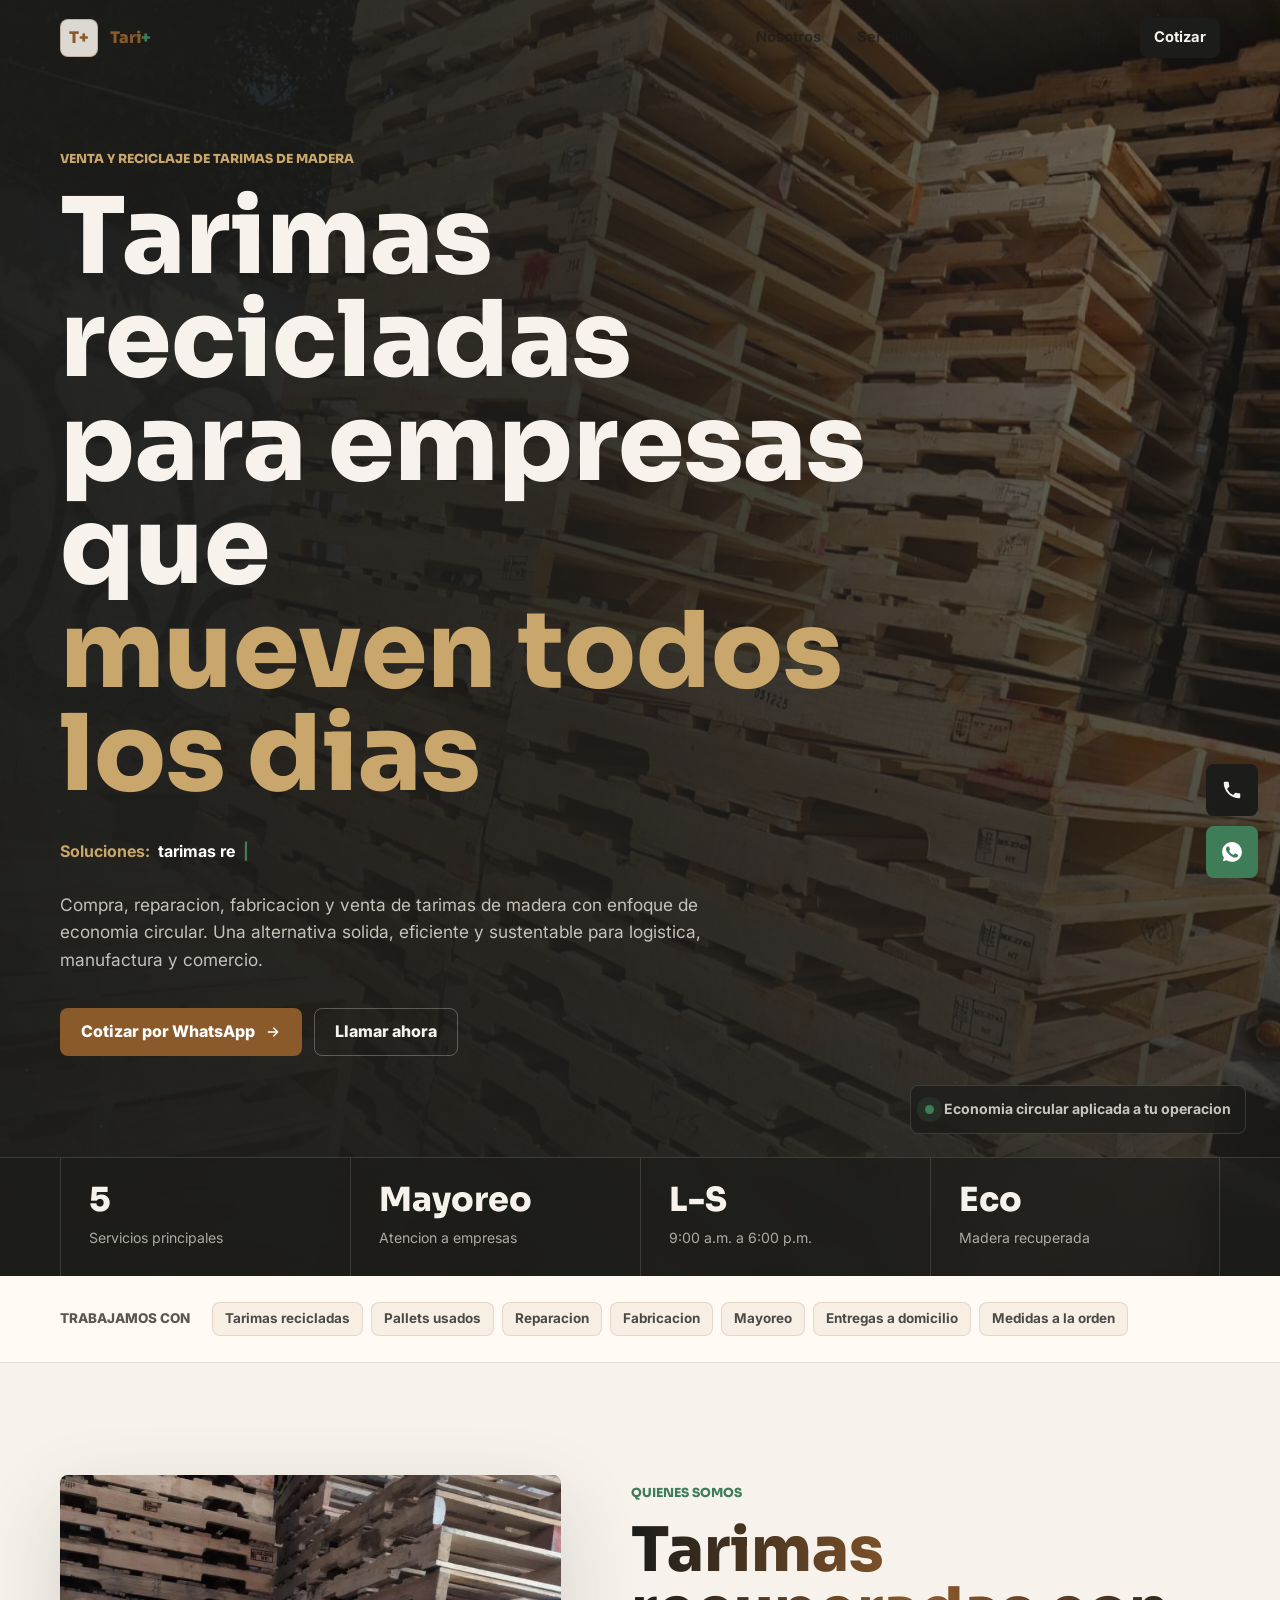
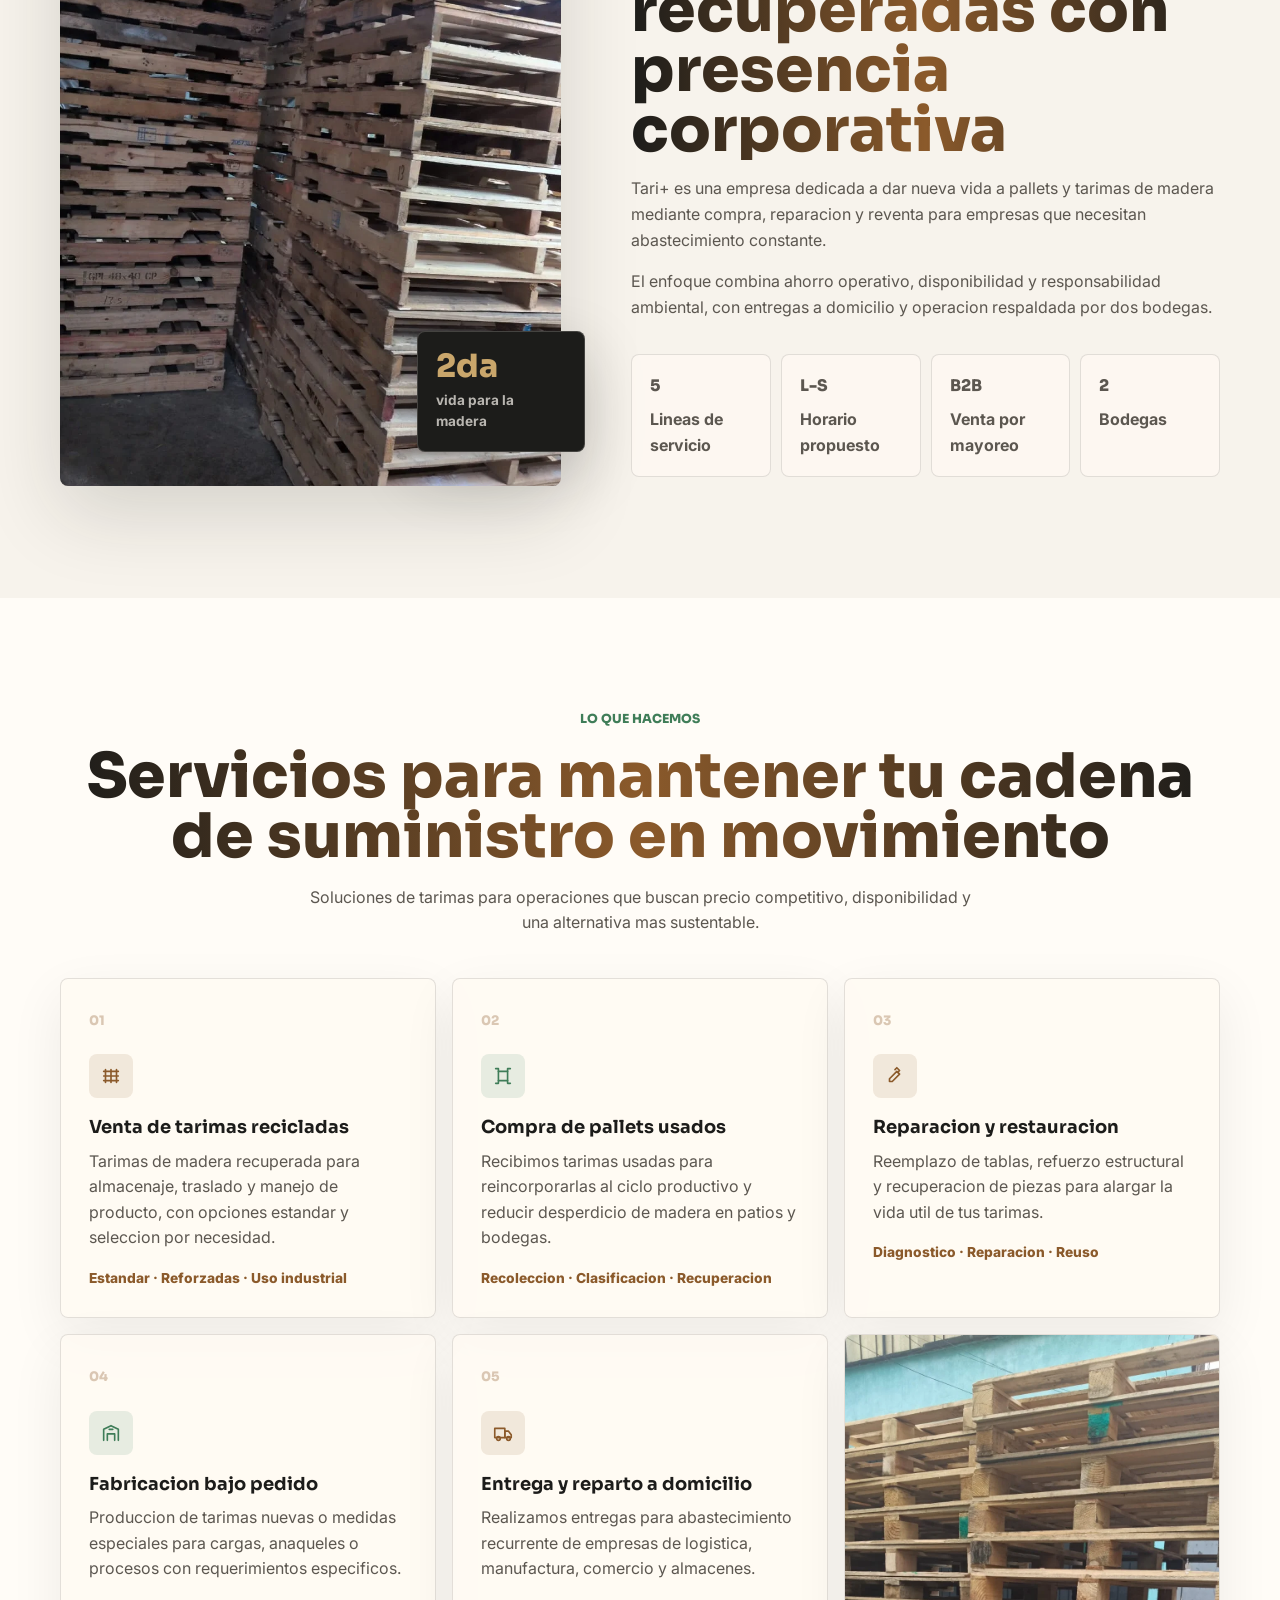
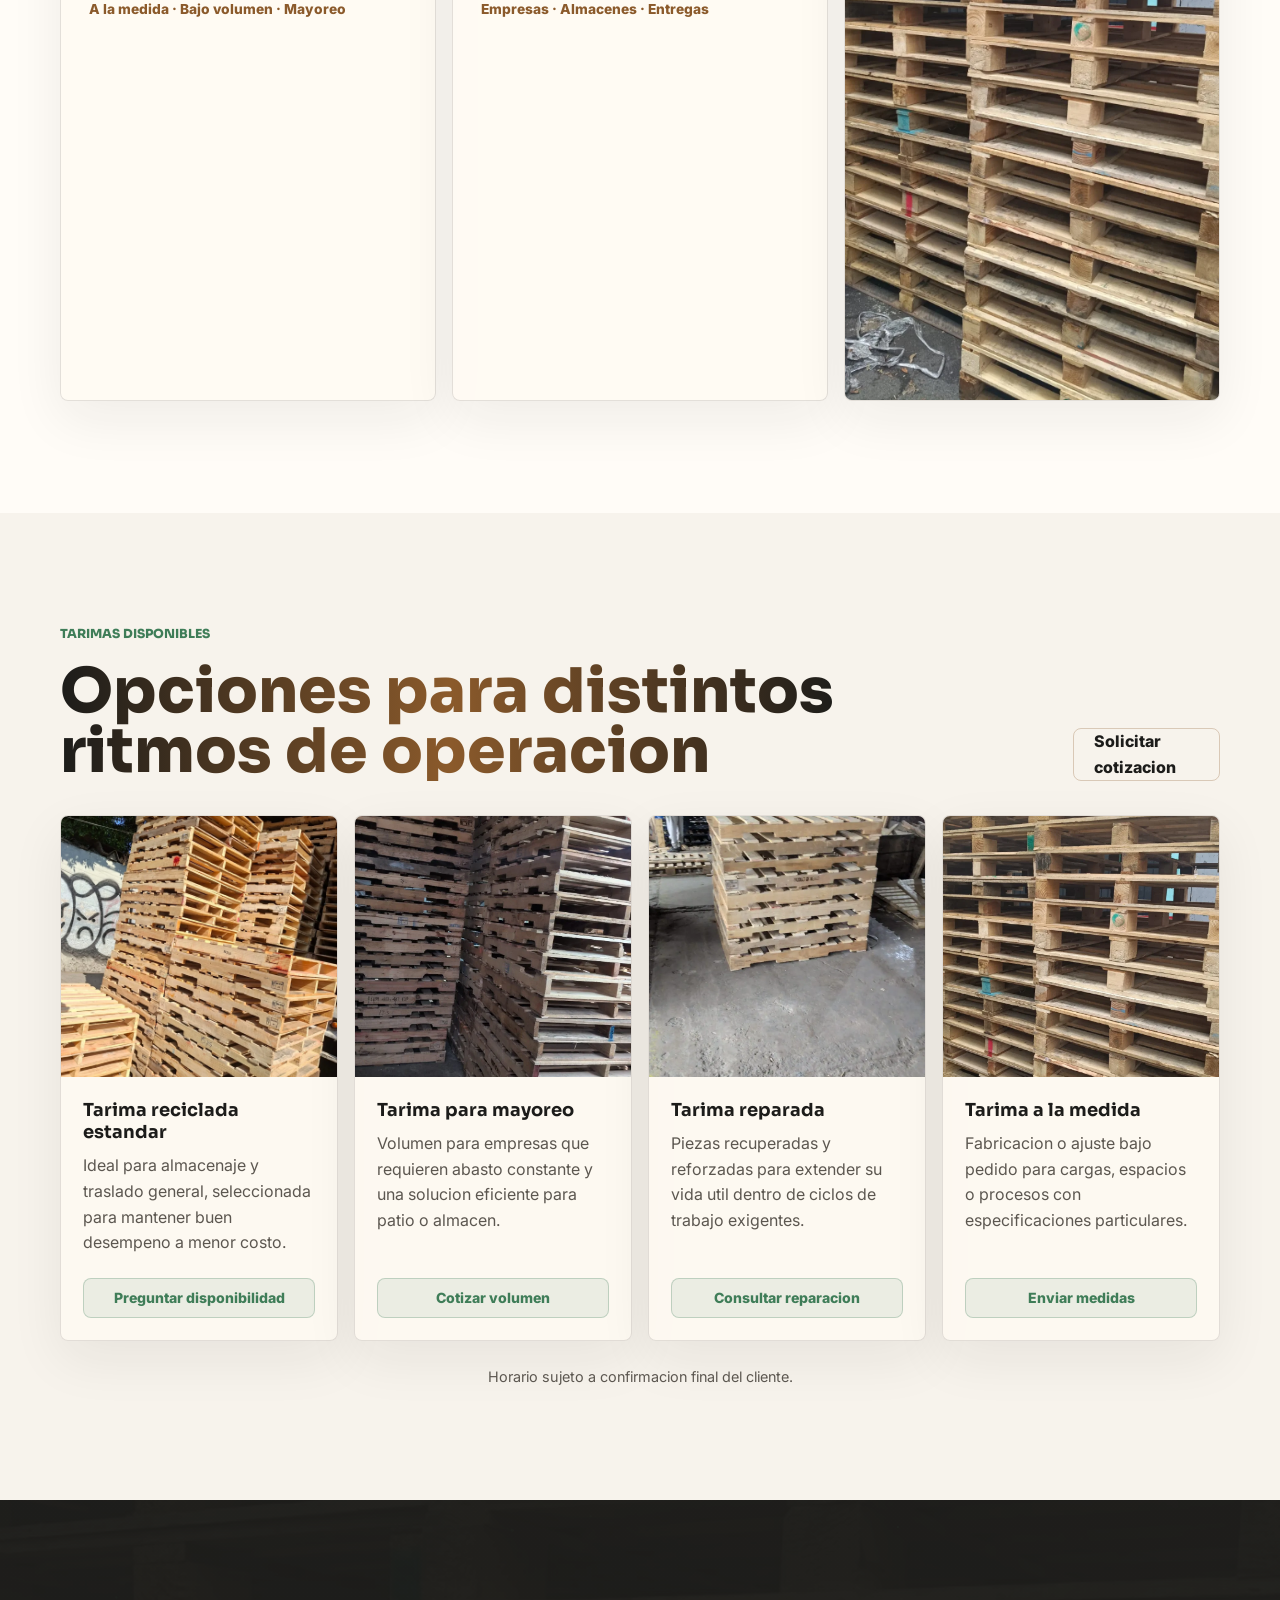
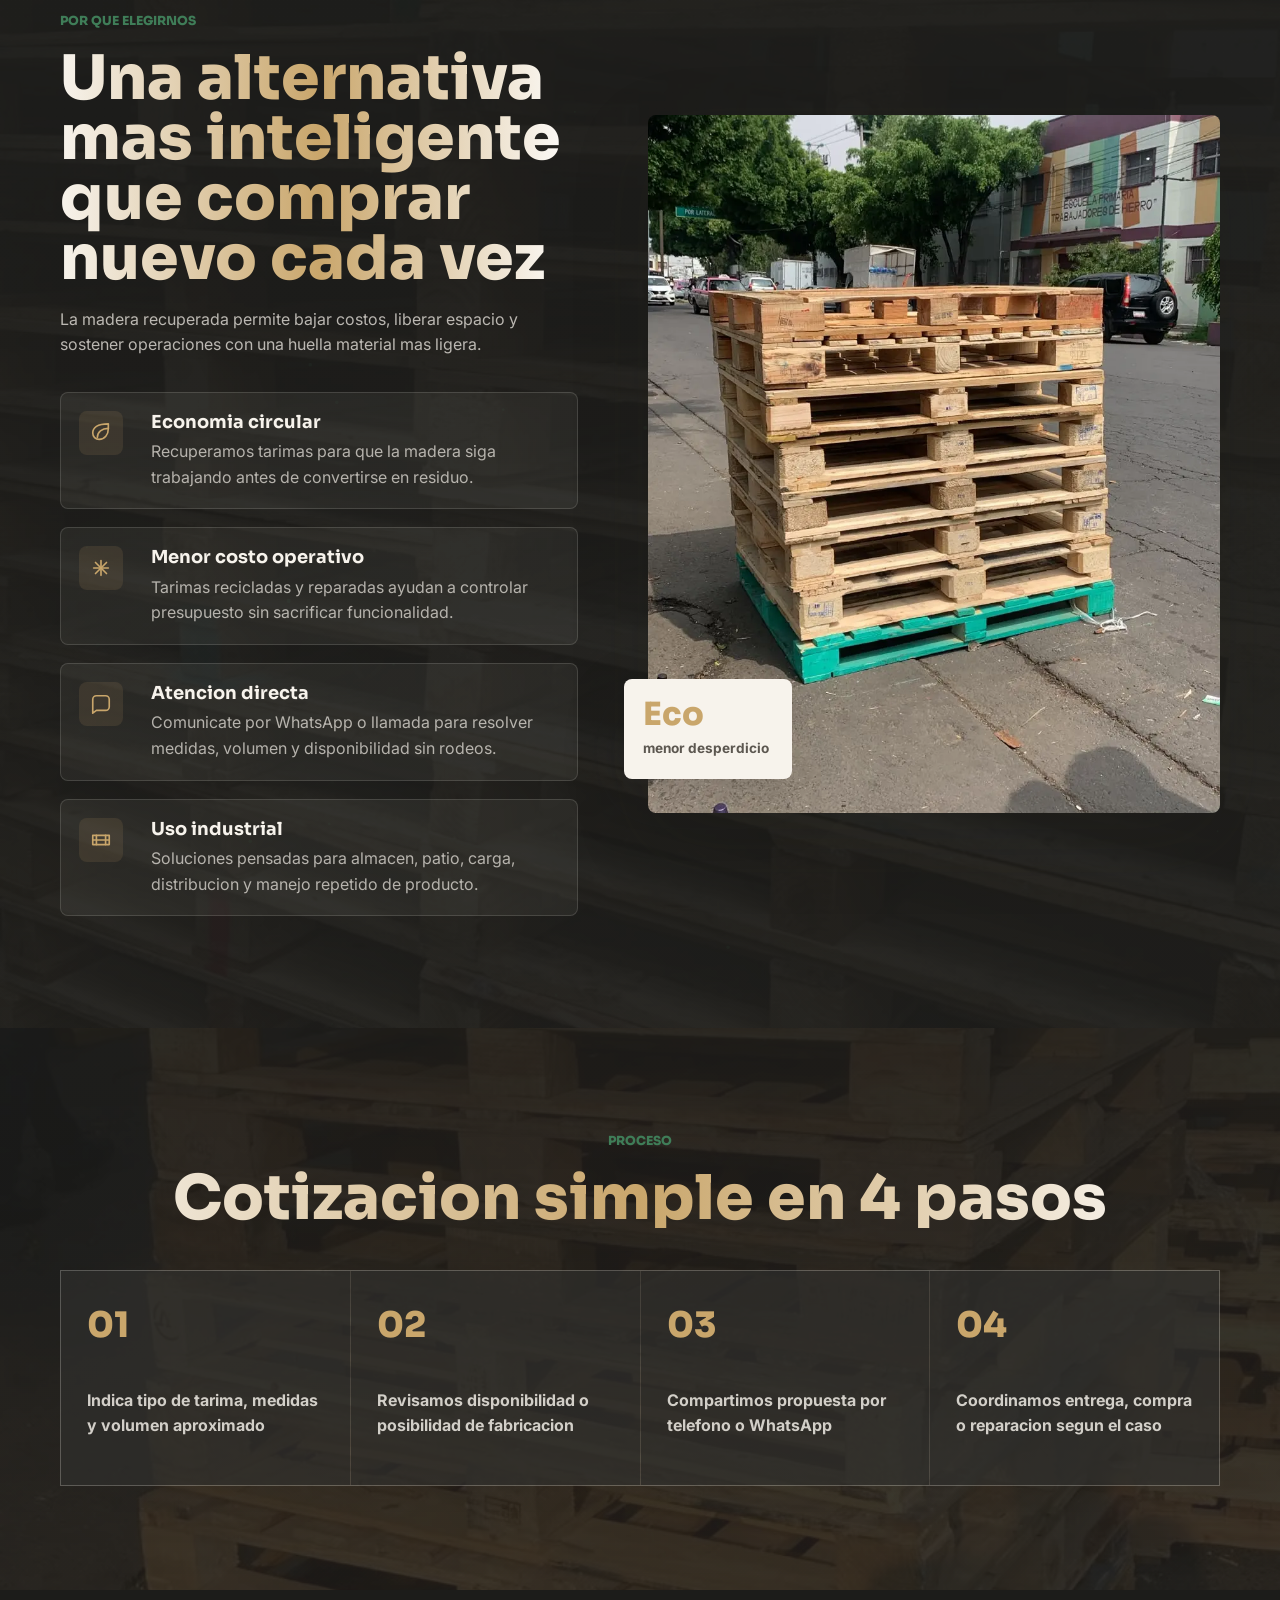
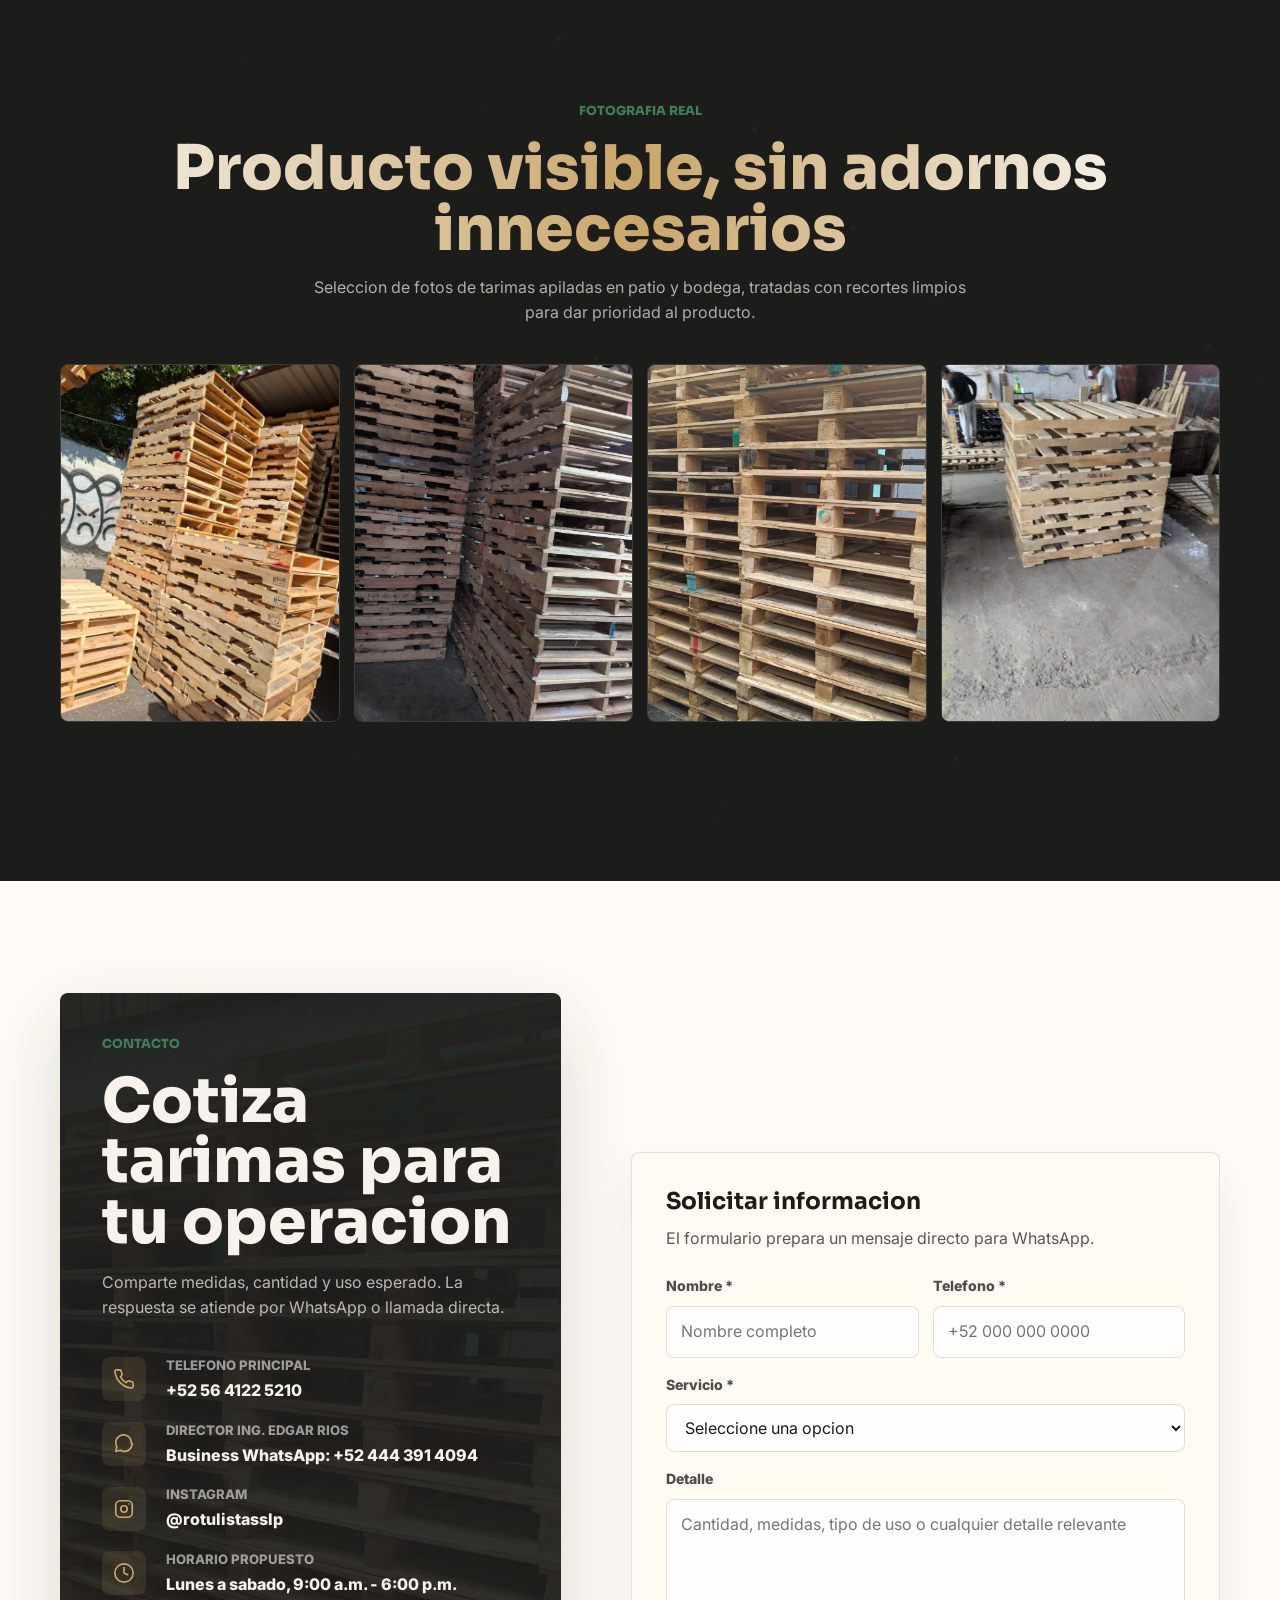
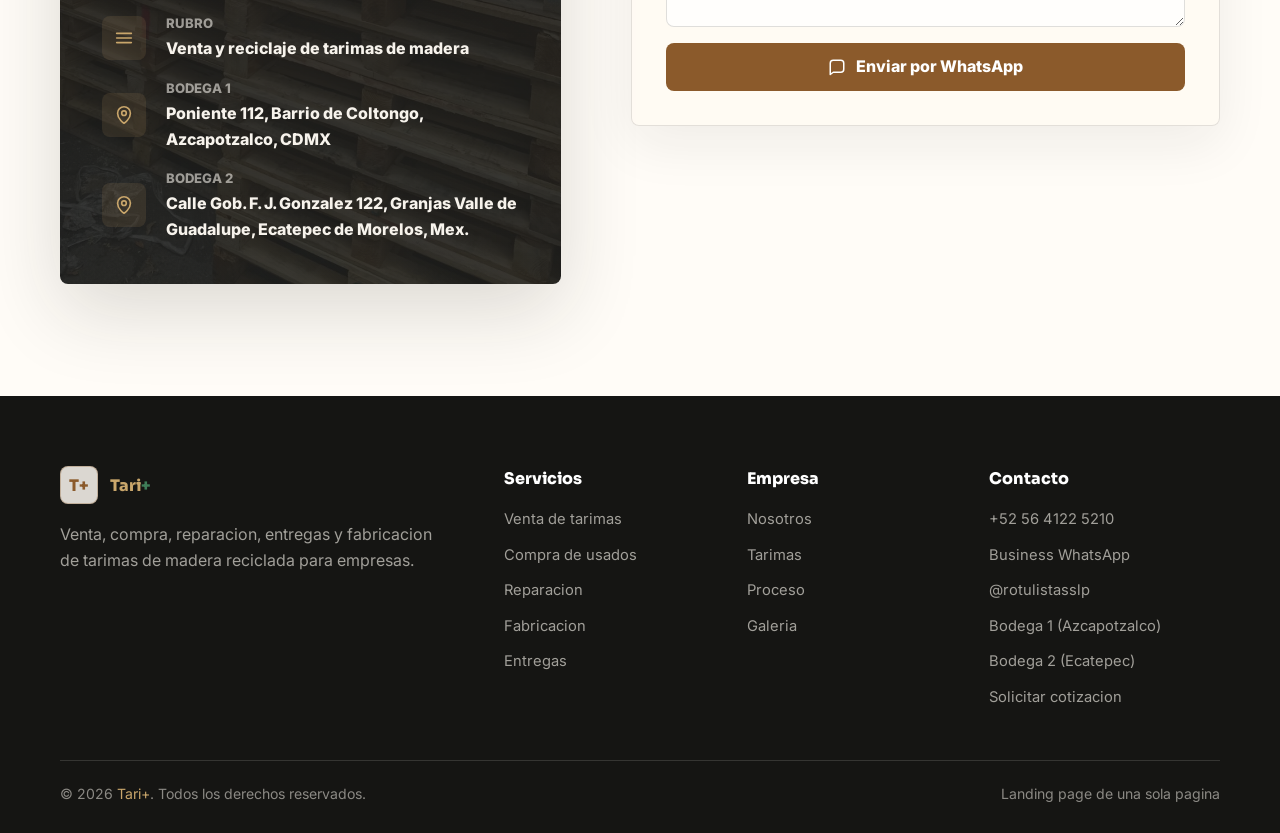
<file: index.html>
<!DOCTYPE html>
<html lang="es">
<head>
  <meta charset="UTF-8">
  <meta name="viewport" content="width=device-width, initial-scale=1.0">
  <title>Tari+ | Venta y reciclaje de tarimas de madera</title>
  <meta name="description" content="Tari+ vende, compra, repara y fabrica tarimas de madera reciclada para empresas de logística, manufactura y comercio. Cotiza por WhatsApp al +52 444 391 4094.">
  <meta name="keywords" content="tarimas de madera, pallets reciclados, venta de tarimas, compra de pallets usados, reparacion de tarimas, tarimas por mayoreo">
  <meta property="og:title" content="Tari+ | Tarimas de madera reciclada">
  <meta property="og:description" content="Venta, compra, reparacion y fabricacion de tarimas de madera con enfoque sustentable y atencion directa.">
  <meta property="og:type" content="website">
  <meta property="og:image" content="imagenes/tarimas-hero.webp">
  <link rel="preconnect" href="https://fonts.googleapis.com">
  <link rel="preconnect" href="https://fonts.gstatic.com" crossorigin>
  <link href="https://fonts.googleapis.com/css2?family=Inter:wght@400;500;600;700;800&family=Sora:wght@500;600;700;800&display=swap" rel="stylesheet">
  <link rel="stylesheet" href="styles.css">
</head>
<body>

<!-- LOADER -->
<div id="loader" aria-hidden="true">
  <div class="ld-mark">
    <span class="wordmark">Tari<em>+</em></span>
    <div class="ld-ring"></div>
  </div>
  <p class="ld-tag">Madera recuperada para operaciones que no se detienen</p>
</div>

<!-- NAV -->
<nav id="nav" role="navigation" aria-label="Menu principal">
  <div class="nav-wrap">
    <a href="#hero" class="logo" aria-label="Tari+">
      <span class="logo-mark" aria-hidden="true">T+</span>
      <span class="wordmark">Tari<em>+</em></span>
    </a>
    <ul class="nav-links" role="list">
      <li><a href="#about">Nosotros</a></li>
      <li><a href="#services">Servicios</a></li>
      <li><a href="#inventario">Tarimas</a></li>
      <li><a href="#why">Ventajas</a></li>
      <li><a href="#contact" class="nav-cta">Cotizar</a></li>
    </ul>
    <button class="hamburger" id="ham" aria-label="Abrir menu" aria-expanded="false">
      <span></span><span></span><span></span>
    </button>
  </div>
</nav>

<div id="mob" class="mob-menu" role="navigation" aria-label="Menu movil">
  <a href="#about">Nosotros</a>
  <a href="#services">Servicios</a>
  <a href="#inventario">Tarimas</a>
  <a href="#why">Ventajas</a>
  <a href="#contact">Cotizar</a>
</div>

<main>

<!-- HERO -->
<section id="hero" aria-label="Encabezado principal">
  <div class="hero-bg" aria-hidden="true"></div>
  <div class="hero-ov" aria-hidden="true"></div>
  <canvas id="pcanvas" class="particle-canvas" aria-hidden="true"></canvas>

  <div class="hero-body">
    <div class="wrap">
      <p class="hero-eyebrow rev">Venta y reciclaje de tarimas de madera</p>
      <h1 class="hero-h1 rev d1">
        <span class="h1-line"><span class="h1-inner">Tarimas recicladas</span></span>
        <span class="h1-line"><span class="h1-inner">para empresas que</span></span>
        <span class="h1-line h1-accent"><span class="h1-inner">mueven todos los dias</span></span>
      </h1>
      <p class="hero-typewriter rev d2" aria-label="Servicios principales">
        <span class="tw-label">Soluciones:</span>
        <span class="tw-text" id="twText"></span><span class="tw-cursor" aria-hidden="true">|</span>
      </p>
      <p class="hero-p rev d3">
        Compra, reparacion, fabricacion y venta de tarimas de madera con enfoque de economia circular. Una alternativa solida, eficiente y sustentable para logistica, manufactura y comercio.
      </p>
      <div class="hero-btns rev d4">
        <a href="https://wa.me/524443914094?text=Hola%2C%20me%20interesa%20cotizar%20tarimas%20de%20madera%20con%20Tari%2B" target="_blank" rel="noopener noreferrer" class="btn-primary">
          Cotizar por WhatsApp
          <svg width="16" height="16" viewBox="0 0 24 24" fill="none" aria-hidden="true">
            <path d="M5 12h14M13 6l6 6-6 6" stroke="currentColor" stroke-width="2" stroke-linecap="round" stroke-linejoin="round"/>
          </svg>
        </a>
        <a href="tel:+525641225210" class="btn-secondary">Llamar ahora</a>
      </div>
    </div>
  </div>

  <div class="hero-stats" aria-label="Datos clave">
    <div class="wrap">
      <div class="stats-row rev d5">
        <div class="stat-col">
          <span class="stat-val" data-hero-count="5" data-prefix="" data-suffix="">0</span>
          <span class="stat-lbl">Servicios principales</span>
        </div>
        <div class="stat-col">
          <span class="stat-val">Mayoreo</span>
          <span class="stat-lbl">Atencion a empresas</span>
        </div>
        <div class="stat-col">
          <span class="stat-val">L-S</span>
          <span class="stat-lbl">9:00 a.m. a 6:00 p.m.</span>
        </div>
        <div class="stat-col">
          <span class="stat-val">Eco</span>
          <span class="stat-lbl">Madera recuperada</span>
        </div>
      </div>
    </div>
  </div>

  <div class="hero-badge rev d4" aria-hidden="true">
    <span class="hb-dot"></span>
    <span class="hb-text">Economia circular aplicada a tu operacion</span>
  </div>
</section>

<!-- TRUST BAR -->
<section id="trust" aria-label="Servicios resumidos">
  <div class="wrap">
    <div class="trust-row rev">
      <p class="trust-label">Trabajamos con</p>
      <div class="trust-chips">
        <span class="trust-chip">Tarimas recicladas</span>
        <span class="trust-chip">Pallets usados</span>
        <span class="trust-chip">Reparacion</span>
        <span class="trust-chip">Fabricacion</span>
        <span class="trust-chip">Mayoreo</span>
        <span class="trust-chip">Entregas a domicilio</span>
        <span class="trust-chip">Medidas a la orden</span>
      </div>
    </div>
  </div>
</section>

<!-- ABOUT -->
<section id="about" class="section bg-warm">
  <div class="wrap">
    <div class="about-grid">
      <div class="about-img-wrap rev from-l">
        <div class="about-img-main">
          <img src="imagenes/tarimas-bodega.webp" alt="Tarimas de madera reciclada apiladas en bodega" loading="lazy">
        </div>
        <div class="about-accent">
          <p class="a-num">2da</p>
          <p class="a-lbl">vida para la madera</p>
        </div>
      </div>
      <div class="about-text rev">
        <p class="eyebrow">Quienes somos</p>
        <h2 class="heading heading--shine">Tarimas recuperadas con presencia corporativa</h2>
        <p>Tari+ es una empresa dedicada a dar nueva vida a pallets y tarimas de madera mediante compra, reparacion y reventa para empresas que necesitan abastecimiento constante.</p>
        <p>El enfoque combina ahorro operativo, disponibilidad y responsabilidad ambiental, con entregas a domicilio y operacion respaldada por dos bodegas.</p>
        <div class="about-stats">
          <div class="a-stat">
            <p class="a-stat-n" data-count="5" data-prefix="" data-suffix=""></p>
            <p class="a-stat-l">Lineas de servicio</p>
          </div>
          <div class="a-stat">
            <p class="a-stat-n">L-S</p>
            <p class="a-stat-l">Horario propuesto</p>
          </div>
          <div class="a-stat">
            <p class="a-stat-n">B2B</p>
            <p class="a-stat-l">Venta por mayoreo</p>
          </div>
          <div class="a-stat">
            <p class="a-stat-n">2</p>
            <p class="a-stat-l">Bodegas</p>
          </div>
        </div>
      </div>
    </div>
  </div>
</section>

<!-- SERVICES -->
<section id="services" class="section bg-light">
  <div class="wrap">
    <div class="section-head section-head--center rev">
      <p class="eyebrow">Lo que hacemos</p>
      <h2 class="heading heading--shine">Servicios para mantener tu cadena de suministro en movimiento</h2>
      <p class="sub">Soluciones de tarimas para operaciones que buscan precio competitivo, disponibilidad y una alternativa mas sustentable.</p>
    </div>
    <div class="svc-grid">
      <article class="svc-card rev d1">
        <span class="svc-num" aria-hidden="true">01</span>
        <div class="svc-icon ic-wood" aria-hidden="true">
          <svg viewBox="0 0 24 24"><path d="M4 7h16M4 12h16M4 17h16M6 5v14M12 5v14M18 5v14"/></svg>
        </div>
        <h3>Venta de tarimas recicladas</h3>
        <p>Tarimas de madera recuperada para almacenaje, traslado y manejo de producto, con opciones estandar y seleccion por necesidad.</p>
        <p class="svc-models">Estandar · Reforzadas · Uso industrial</p>
      </article>

      <article class="svc-card rev d2">
        <span class="svc-num" aria-hidden="true">02</span>
        <div class="svc-icon ic-green" aria-hidden="true">
          <svg viewBox="0 0 24 24"><path d="M7 7h10v10H7z"/><path d="M4 4h3v3M20 4h-3v3M4 20h3v-3M20 20h-3v-3"/></svg>
        </div>
        <h3>Compra de pallets usados</h3>
        <p>Recibimos tarimas usadas para reincorporarlas al ciclo productivo y reducir desperdicio de madera en patios y bodegas.</p>
        <p class="svc-models">Recoleccion · Clasificacion · Recuperacion</p>
      </article>

      <article class="svc-card rev d3">
        <span class="svc-num" aria-hidden="true">03</span>
        <div class="svc-icon ic-wood" aria-hidden="true">
          <svg viewBox="0 0 24 24"><path d="M14 7l3 3-8 8H6v-3l8-8z"/><path d="M12 5l2-2 3 3-2 2"/></svg>
        </div>
        <h3>Reparacion y restauracion</h3>
        <p>Reemplazo de tablas, refuerzo estructural y recuperacion de piezas para alargar la vida util de tus tarimas.</p>
        <p class="svc-models">Diagnostico · Reparacion · Reuso</p>
      </article>

      <article class="svc-card rev d4">
        <span class="svc-num" aria-hidden="true">04</span>
        <div class="svc-icon ic-green" aria-hidden="true">
          <svg viewBox="0 0 24 24"><path d="M4 20V8l8-4 8 4v12"/><path d="M8 20v-7h8v7"/><path d="M10 8h4"/></svg>
        </div>
        <h3>Fabricacion bajo pedido</h3>
        <p>Produccion de tarimas nuevas o medidas especiales para cargas, anaqueles o procesos con requerimientos especificos.</p>
        <p class="svc-models">A la medida · Bajo volumen · Mayoreo</p>
      </article>

      <article class="svc-card rev d5">
        <span class="svc-num" aria-hidden="true">05</span>
        <div class="svc-icon ic-wood" aria-hidden="true">
          <svg viewBox="0 0 24 24"><path d="M3 7h11v10H3z"/><path d="M14 10h4l3 4v3h-7z"/><circle cx="7" cy="18" r="2"/><circle cx="18" cy="18" r="2"/></svg>
        </div>
        <h3>Entrega y reparto a domicilio</h3>
        <p>Realizamos entregas para abastecimiento recurrente de empresas de logistica, manufactura, comercio y almacenes.</p>
        <p class="svc-models">Empresas · Almacenes · Entregas</p>
      </article>

      <article class="svc-card svc-card--image rev d6">
        <img src="imagenes/tarimas-detalle.webp" alt="Detalle de tarimas de madera apiladas" loading="lazy">
      </article>
    </div>
  </div>
</section>

<!-- INVENTARIO -->
<section id="inventario" class="section bg-warm">
  <div class="wrap">
    <div class="prod-header rev">
      <div>
        <p class="eyebrow">Tarimas disponibles</p>
        <h2 class="heading heading--shine">Opciones para distintos ritmos de operacion</h2>
      </div>
      <a href="#contact" class="btn-outline">Solicitar cotizacion</a>
    </div>
    <div class="prod-grid">
      <article class="prod-card rev d1">
        <div class="prod-photo">
          <img src="imagenes/tarimas-hero.webp" alt="Pilas de tarimas de madera reciclada" loading="lazy">
        </div>
        <h3>Tarima reciclada estandar</h3>
        <p>Ideal para almacenaje y traslado general, seleccionada para mantener buen desempeno a menor costo.</p>
        <a class="prod-pill" href="https://wa.me/524443914094?text=Hola%2C%20quiero%20cotizar%20tarima%20reciclada%20estandar" target="_blank" rel="noopener noreferrer">Preguntar disponibilidad</a>
      </article>

      <article class="prod-card rev d2">
        <div class="prod-photo">
          <img src="imagenes/tarimas-bodega.webp" alt="Tarimas recicladas almacenadas en bodega" loading="lazy">
        </div>
        <h3>Tarima para mayoreo</h3>
        <p>Volumen para empresas que requieren abasto constante y una solucion eficiente para patio o almacen.</p>
        <a class="prod-pill" href="https://wa.me/524443914094?text=Hola%2C%20quiero%20cotizar%20tarimas%20por%20mayoreo" target="_blank" rel="noopener noreferrer">Cotizar volumen</a>
      </article>

      <article class="prod-card rev d3">
        <div class="prod-photo">
          <img src="imagenes/tarimas-taller.webp" alt="Tarimas de madera en area de trabajo" loading="lazy">
        </div>
        <h3>Tarima reparada</h3>
        <p>Piezas recuperadas y reforzadas para extender su vida util dentro de ciclos de trabajo exigentes.</p>
        <a class="prod-pill" href="https://wa.me/524443914094?text=Hola%2C%20quiero%20informacion%20sobre%20reparacion%20de%20tarimas" target="_blank" rel="noopener noreferrer">Consultar reparacion</a>
      </article>

      <article class="prod-card rev d4">
        <div class="prod-photo">
          <img src="imagenes/tarimas-detalle.webp" alt="Detalle frontal de pallets de madera" loading="lazy">
        </div>
        <h3>Tarima a la medida</h3>
        <p>Fabricacion o ajuste bajo pedido para cargas, espacios o procesos con especificaciones particulares.</p>
        <a class="prod-pill" href="https://wa.me/524443914094?text=Hola%2C%20necesito%20una%20tarima%20a%20la%20medida" target="_blank" rel="noopener noreferrer">Enviar medidas</a>
      </article>
    </div>
    <p class="prod-note rev">Horario sujeto a confirmacion final del cliente.</p>
  </div>
</section>

<!-- WHY -->
<section id="why" class="section bg-dark">
  <canvas id="pcanvasWhy" class="particle-canvas" aria-hidden="true"></canvas>
  <div class="wrap">
    <div class="why-grid">
      <div class="why-img-wrap rev from-r">
        <div class="why-img-main">
          <img src="imagenes/tarimas-calle.webp" alt="Pallets de madera listos para entrega" loading="lazy">
        </div>
        <div class="why-img-badge">
          <p class="wib-n">Eco</p>
          <p class="wib-l">menor desperdicio</p>
        </div>
      </div>
      <div class="why-content rev">
        <p class="eyebrow eyebrow--white">Por que elegirnos</p>
        <h2 class="heading heading--white heading--shine-dark">Una alternativa mas inteligente que comprar nuevo cada vez</h2>
        <p class="sub sub--white">La madera recuperada permite bajar costos, liberar espacio y sostener operaciones con una huella material mas ligera.</p>
        <div class="benefit-list">
          <div class="benefit">
            <div class="ben-icon" aria-hidden="true"><svg viewBox="0 0 24 24"><path d="M20 7c-7 0-12 4-12 10"/><path d="M20 7c0 7-4 12-10 12-4 0-7-3-7-7 0-6 5-10 17-10z"/></svg></div>
            <div>
              <h4>Economia circular</h4>
              <p>Recuperamos tarimas para que la madera siga trabajando antes de convertirse en residuo.</p>
            </div>
          </div>
          <div class="benefit">
            <div class="ben-icon" aria-hidden="true"><svg viewBox="0 0 24 24"><path d="M4 12h16"/><path d="M12 4v16"/><path d="M6 6l12 12"/><path d="M18 6L6 18"/></svg></div>
            <div>
              <h4>Menor costo operativo</h4>
              <p>Tarimas recicladas y reparadas ayudan a controlar presupuesto sin sacrificar funcionalidad.</p>
            </div>
          </div>
          <div class="benefit">
            <div class="ben-icon" aria-hidden="true"><svg viewBox="0 0 24 24"><path d="M21 15a4 4 0 0 1-4 4H7l-4 3V7a4 4 0 0 1 4-4h10a4 4 0 0 1 4 4z"/></svg></div>
            <div>
              <h4>Atencion directa</h4>
              <p>Comunicate por WhatsApp o llamada para resolver medidas, volumen y disponibilidad sin rodeos.</p>
            </div>
          </div>
          <div class="benefit">
            <div class="ben-icon" aria-hidden="true"><svg viewBox="0 0 24 24"><path d="M3 7h18v10H3z"/><path d="M7 7v10M17 7v10M3 12h18"/></svg></div>
            <div>
              <h4>Uso industrial</h4>
              <p>Soluciones pensadas para almacen, patio, carga, distribucion y manejo repetido de producto.</p>
            </div>
          </div>
        </div>
      </div>
    </div>
  </div>
</section>

<!-- COMO FUNCIONA -->
<section id="numbers">
  <div class="numbers-bg" aria-hidden="true"></div>
  <div class="wrap">
    <div class="section-head section-head--center rev">
      <p class="eyebrow eyebrow--white">Proceso</p>
      <h2 class="heading heading--white heading--shine-dark">Cotizacion simple en 4 pasos</h2>
    </div>
    <div class="numbers-grid">
      <div class="number-item rev d1">
        <p class="num-v">01</p>
        <p class="num-l">Indica tipo de tarima, medidas y volumen aproximado</p>
      </div>
      <div class="number-item rev d2">
        <p class="num-v">02</p>
        <p class="num-l">Revisamos disponibilidad o posibilidad de fabricacion</p>
      </div>
      <div class="number-item rev d3">
        <p class="num-v">03</p>
        <p class="num-l">Compartimos propuesta por telefono o WhatsApp</p>
      </div>
      <div class="number-item rev d4">
        <p class="num-v">04</p>
        <p class="num-l">Coordinamos entrega, compra o reparacion segun el caso</p>
      </div>
    </div>
  </div>
</section>

<!-- GALERIA -->
<section id="galeria">
  <canvas id="pcanvasGaleria" class="particle-canvas" aria-hidden="true"></canvas>
  <div class="wrap">
    <div class="brands-head rev">
      <p class="eyebrow eyebrow--white">Fotografia real</p>
      <h2 class="heading heading--white heading--shine-dark">Producto visible, sin adornos innecesarios</h2>
      <p class="brands-sub">Seleccion de fotos de tarimas apiladas en patio y bodega, tratadas con recortes limpios para dar prioridad al producto.</p>
    </div>
    <div class="brands-grid">
      <div class="brand-card rev d1"><img src="imagenes/tarimas-hero.webp" alt="Tarimas apiladas al exterior" loading="lazy"></div>
      <div class="brand-card rev d2"><img src="imagenes/tarimas-bodega.webp" alt="Tarimas apiladas en interior de bodega" loading="lazy"></div>
      <div class="brand-card rev d3"><img src="imagenes/tarimas-detalle.webp" alt="Textura y estructura de pallets de madera" loading="lazy"></div>
      <div class="brand-card rev d4"><img src="imagenes/tarimas-taller.webp" alt="Tarimas de madera en taller" loading="lazy"></div>
    </div>
    <p class="brands-note rev">Fotos convertidas a WebP para carga rapida y mejor rendimiento en la landing.</p>
  </div>
</section>

<!-- CONTACT -->
<section id="contact" class="section bg-light">
  <div class="wrap">
    <div class="contact-grid">
      <div class="contact-info rev from-l">
        <div class="contact-info-content">
          <p class="eyebrow eyebrow--white">Contacto</p>
          <h2 class="heading heading--white">Cotiza tarimas para tu operacion</h2>
          <p class="sub sub--white">Comparte medidas, cantidad y uso esperado. La respuesta se atiende por WhatsApp o llamada directa.</p>
          <div class="c-list">
            <div class="c-item">
              <div class="c-icon" aria-hidden="true"><svg viewBox="0 0 24 24"><path d="M22 16.92v3a2 2 0 0 1-2.18 2 19.8 19.8 0 0 1-8.63-3.07 19.5 19.5 0 0 1-6-6A19.8 19.8 0 0 1 2.12 4.18 2 2 0 0 1 4.11 2h3a2 2 0 0 1 2 1.72c.12.9.33 1.77.64 2.6a2 2 0 0 1-.45 2.11L8.1 9.63a16 16 0 0 0 6.27 6.27l1.2-1.2a2 2 0 0 1 2.11-.45c.83.31 1.7.52 2.6.64A2 2 0 0 1 22 16.92z"/></svg></div>
              <div>
                <p class="c-label">Telefono principal</p>
                <p class="c-value"><a href="tel:+525641225210">+52 56 4122 5210</a></p>
              </div>
            </div>
            <div class="c-item">
              <div class="c-icon" aria-hidden="true"><svg viewBox="0 0 24 24"><path d="M21 11.5a8.38 8.38 0 0 1-1.22 4.36 8.5 8.5 0 0 1-7.28 4.14 8.38 8.38 0 0 1-4.36-1.22L3 20l1.22-5.14A8.38 8.38 0 0 1 3 10.5 8.5 8.5 0 0 1 7.14 3.22 8.38 8.38 0 0 1 11.5 2h.5a8.48 8.48 0 0 1 8 8v1.5z"/></svg></div>
              <div>
                <p class="c-label">Director Ing. Edgar Rios</p>
                <p class="c-value"><a href="https://wa.me/524443914094" target="_blank" rel="noopener noreferrer">Business WhatsApp: +52 444 391 4094</a></p>
              </div>
            </div>
            <div class="c-item">
              <div class="c-icon" aria-hidden="true"><svg viewBox="0 0 24 24"><rect x="3" y="3" width="18" height="18" rx="5"/><circle cx="12" cy="12" r="3.5"/><path d="M17.5 6.5h.01"/></svg></div>
              <div>
                <p class="c-label">Instagram</p>
                <p class="c-value"><a href="https://www.instagram.com/rotulistasslp/" target="_blank" rel="noopener noreferrer">@rotulistasslp</a></p>
              </div>
            </div>
            <div class="c-item">
              <div class="c-icon" aria-hidden="true"><svg viewBox="0 0 24 24"><circle cx="12" cy="12" r="10"/><path d="M12 6v6l4 2"/></svg></div>
              <div>
                <p class="c-label">Horario propuesto</p>
                <p class="c-value">Lunes a sabado, 9:00 a.m. - 6:00 p.m.</p>
              </div>
            </div>
            <div class="c-item">
              <div class="c-icon" aria-hidden="true"><svg viewBox="0 0 24 24"><path d="M4 7h16M4 12h16M4 17h16"/></svg></div>
              <div>
                <p class="c-label">Rubro</p>
                <p class="c-value">Venta y reciclaje de tarimas de madera</p>
              </div>
            </div>
            <div class="c-item">
              <div class="c-icon" aria-hidden="true"><svg viewBox="0 0 24 24"><path d="M12 21s7-4.35 7-11a7 7 0 0 0-14 0c0 6.65 7 11 7 11z"/><circle cx="12" cy="10" r="2.5"/></svg></div>
              <div>
                <p class="c-label">Bodega 1</p>
                <p class="c-value"><a href="https://www.google.com/maps?q=19.4798404,-99.1498787&z=17&hl=es" target="_blank" rel="noopener noreferrer">Poniente 112, Barrio de Coltongo, Azcapotzalco, CDMX</a></p>
              </div>
            </div>
            <div class="c-item">
              <div class="c-icon" aria-hidden="true"><svg viewBox="0 0 24 24"><path d="M12 21s7-4.35 7-11a7 7 0 0 0-14 0c0 6.65 7 11 7 11z"/><circle cx="12" cy="10" r="2.5"/></svg></div>
              <div>
                <p class="c-label">Bodega 2</p>
                <p class="c-value"><a href="https://maps.app.goo.gl/BwjdkL5gZpMz2tbq7?g_st=iwb" target="_blank" rel="noopener noreferrer">Calle Gob. F. J. Gonzalez 122, Granjas Valle de Guadalupe, Ecatepec de Morelos, Mex.</a></p>
              </div>
            </div>
          </div>
        </div>
      </div>

      <div class="rev">
        <div class="form-wrap">
          <h3>Solicitar informacion</h3>
          <p class="form-sub">El formulario prepara un mensaje directo para WhatsApp.</p>
          <form id="cForm" novalidate>
            <div class="frow">
              <div class="fg">
                <label class="fl" for="fn">Nombre *</label>
                <input class="fi" type="text" id="fn" name="nombre" placeholder="Nombre completo" required autocomplete="name">
              </div>
              <div class="fg">
                <label class="fl" for="ft">Telefono *</label>
                <input class="fi" type="tel" id="ft" name="telefono" placeholder="+52 000 000 0000" required autocomplete="tel">
              </div>
            </div>
            <div class="fg">
              <label class="fl" for="fs">Servicio *</label>
              <select class="fi" id="fs" name="servicio" required>
                <option value="">Seleccione una opcion</option>
                <option value="Venta de tarimas recicladas">Venta de tarimas recicladas</option>
                <option value="Compra de pallets usados">Compra de pallets usados</option>
                <option value="Reparacion de tarimas">Reparacion de tarimas</option>
                <option value="Fabricacion a la medida">Fabricacion a la medida</option>
                <option value="Entrega a domicilio">Entrega a domicilio</option>
                <option value="Mayoreo para empresa">Mayoreo para empresa</option>
              </select>
            </div>
            <div class="fg">
              <label class="fl" for="fm">Detalle</label>
              <textarea class="fi" id="fm" name="mensaje" rows="4" placeholder="Cantidad, medidas, tipo de uso o cualquier detalle relevante"></textarea>
            </div>
            <button type="submit" class="btn-submit">
              <svg width="18" height="18" viewBox="0 0 24 24" fill="none" aria-hidden="true">
                <path d="M21 15a4 4 0 0 1-4 4H7l-4 3V7a4 4 0 0 1 4-4h10a4 4 0 0 1 4 4z" stroke="currentColor" stroke-width="2" stroke-linecap="round" stroke-linejoin="round"/>
              </svg>
              Enviar por WhatsApp
            </button>
          </form>
        </div>
      </div>
    </div>
  </div>
</section>

</main>

<!-- FOOTER -->
<footer>
  <div class="wrap">
    <div class="foot-grid">
      <div>
        <div class="foot-logo">
          <span class="logo-mark" aria-hidden="true">T+</span>
          <span class="wordmark">Tari<em>+</em></span>
        </div>
        <p class="foot-desc">Venta, compra, reparacion, entregas y fabricacion de tarimas de madera reciclada para empresas.</p>
      </div>
      <div>
        <p class="foot-col-title">Servicios</p>
        <ul class="foot-links">
          <li><a href="#services">Venta de tarimas</a></li>
          <li><a href="#services">Compra de usados</a></li>
          <li><a href="#services">Reparacion</a></li>
          <li><a href="#services">Fabricacion</a></li>
          <li><a href="#services">Entregas</a></li>
        </ul>
      </div>
      <div>
        <p class="foot-col-title">Empresa</p>
        <ul class="foot-links">
          <li><a href="#about">Nosotros</a></li>
          <li><a href="#inventario">Tarimas</a></li>
          <li><a href="#numbers">Proceso</a></li>
          <li><a href="#galeria">Galeria</a></li>
        </ul>
      </div>
      <div>
        <p class="foot-col-title">Contacto</p>
        <ul class="foot-links">
          <li><a href="tel:+525641225210">+52 56 4122 5210</a></li>
          <li><a href="https://wa.me/524443914094" target="_blank" rel="noopener noreferrer">Business WhatsApp</a></li>
          <li><a href="https://www.instagram.com/rotulistasslp/" target="_blank" rel="noopener noreferrer">@rotulistasslp</a></li>
          <li><a href="https://www.google.com/maps?q=19.4798404,-99.1498787&z=17&hl=es" target="_blank" rel="noopener noreferrer">Bodega 1 (Azcapotzalco)</a></li>
          <li><a href="https://maps.app.goo.gl/BwjdkL5gZpMz2tbq7?g_st=iwb" target="_blank" rel="noopener noreferrer">Bodega 2 (Ecatepec)</a></li>
          <li><a href="#contact">Solicitar cotizacion</a></li>
        </ul>
      </div>
    </div>
    <div class="foot-bottom">
      <p>&copy; 2026 <span>Tari+</span>. Todos los derechos reservados.</p>
      <p>Landing page de una sola pagina</p>
    </div>
  </div>
</footer>

<!-- FLOATING ACTION BUTTONS -->
<div class="fab-stack">
  <a href="tel:+525641225210" class="fab-btn call-btn" aria-label="Llamar a Tari+">
    <svg viewBox="0 0 24 24" width="22" height="22" aria-hidden="true">
      <path fill="currentColor" d="M6.62 10.79a15.1 15.1 0 0 0 6.59 6.59l2.2-2.2a1 1 0 0 1 1.02-.24c1.12.37 2.33.57 3.57.57a1 1 0 0 1 1 1V20a1 1 0 0 1-1 1C10.61 21 3 13.39 3 4a1 1 0 0 1 1-1h3.5a1 1 0 0 1 1 1c0 1.24.2 2.45.57 3.57a1 1 0 0 1-.25 1.02z"/>
    </svg>
  </a>
  <a href="https://wa.me/524443914094?text=Hola%2C%20me%20interesa%20cotizar%20tarimas%20de%20madera" target="_blank" rel="noopener noreferrer" class="fab-btn wa-btn" aria-label="Contactar por WhatsApp">
    <svg viewBox="0 0 24 24" width="24" height="24" aria-hidden="true">
      <path fill="currentColor" d="M17.47 14.38c-.3-.15-1.76-.87-2.03-.97-.27-.1-.47-.15-.67.15-.2.3-.77.97-.94 1.16-.17.2-.35.22-.64.08-.3-.15-1.26-.46-2.39-1.48-.88-.79-1.48-1.76-1.65-2.06-.17-.3-.02-.46.13-.61.13-.13.3-.35.45-.52.15-.17.2-.3.3-.5.1-.2.05-.37-.02-.52-.08-.15-.67-1.61-.92-2.21-.24-.58-.49-.5-.67-.51h-.57c-.2 0-.52.07-.79.37-.27.3-1.04 1.02-1.04 2.48s1.07 2.88 1.21 3.07c.15.2 2.1 3.2 5.08 4.49.71.31 1.26.49 1.69.63.71.23 1.36.2 1.87.12.57-.09 1.76-.72 2.01-1.41.25-.69.25-1.29.17-1.41-.07-.12-.27-.2-.57-.35M12.05 21.79h-.01a9.87 9.87 0 0 1-5.03-1.38l-.36-.21-3.74.98 1-3.65-.24-.37a9.86 9.86 0 0 1-1.51-5.26c0-5.45 4.44-9.88 9.89-9.88 2.64 0 5.12 1.03 6.99 2.9a9.82 9.82 0 0 1 2.89 6.99c0 5.45-4.44 9.88-9.87 9.88"/>
    </svg>
  </a>
</div>

<script src="script.js"></script>
</body>
</html>
</file>
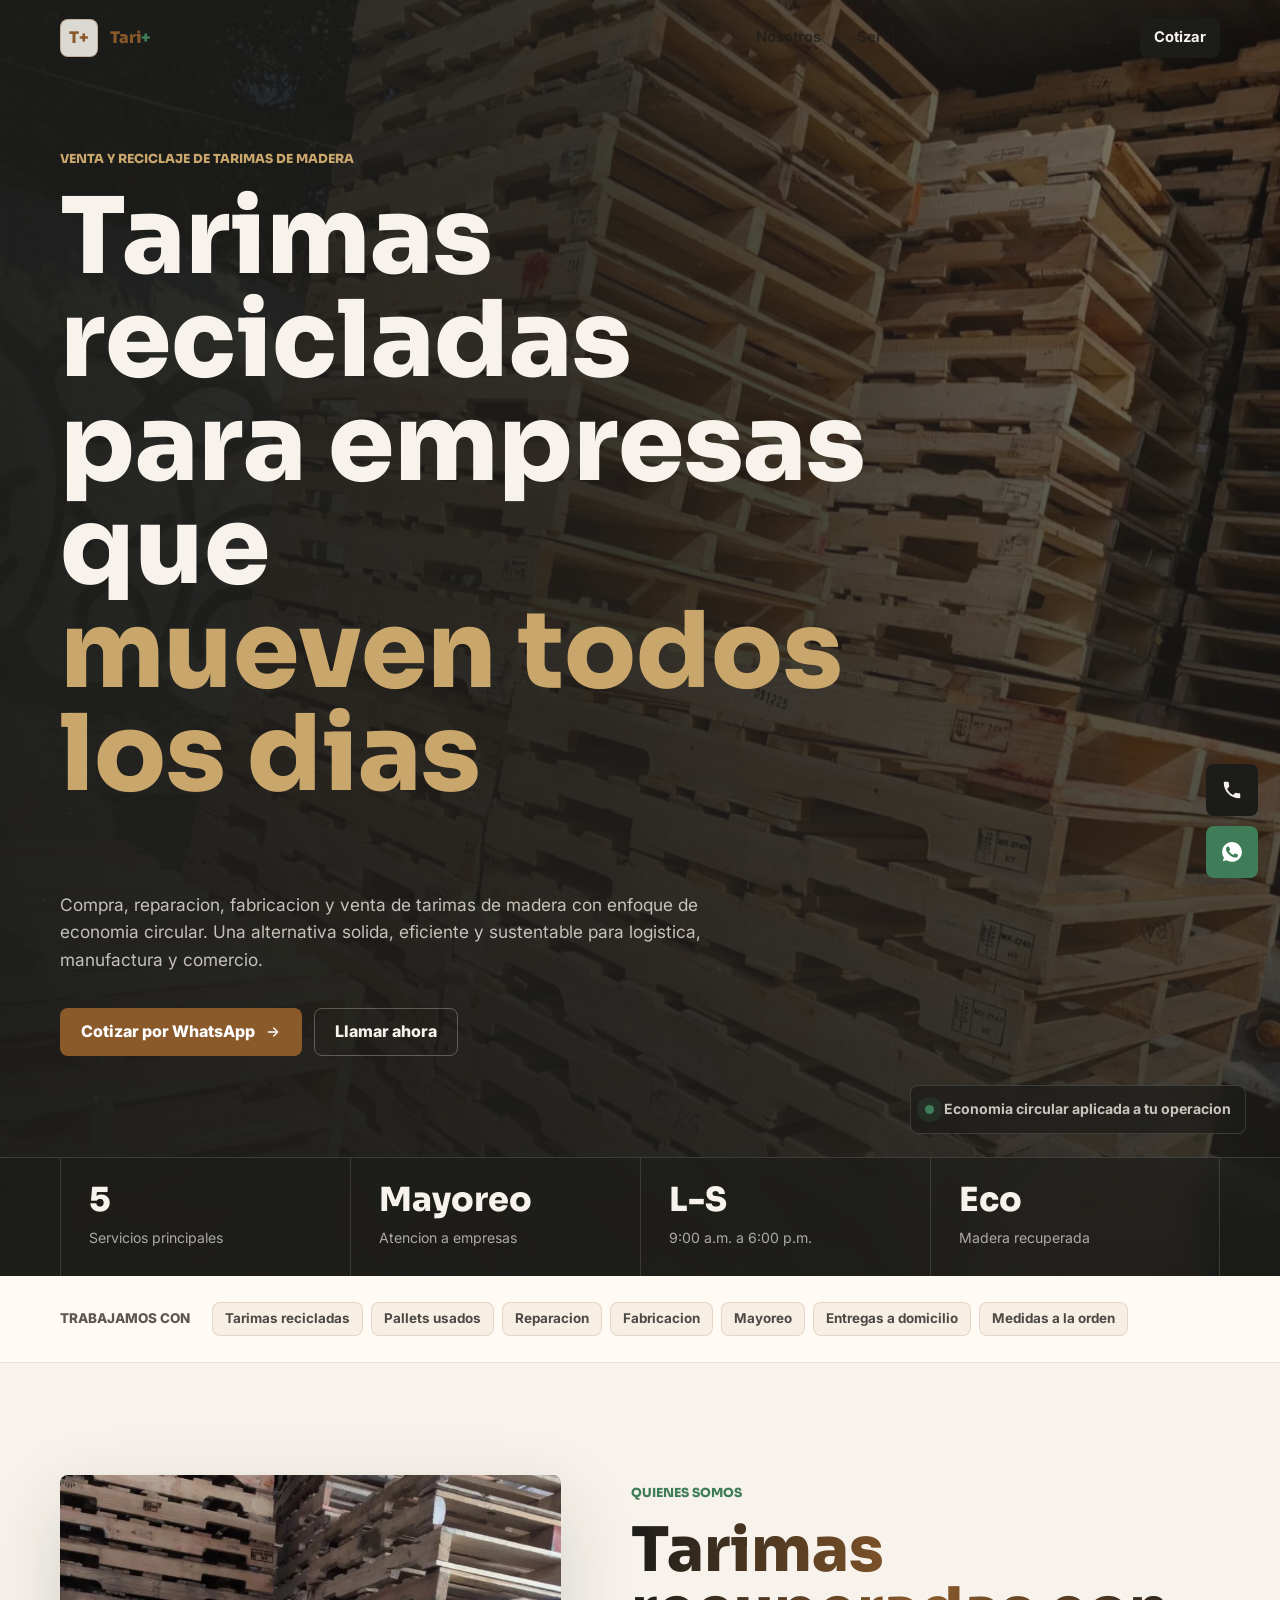
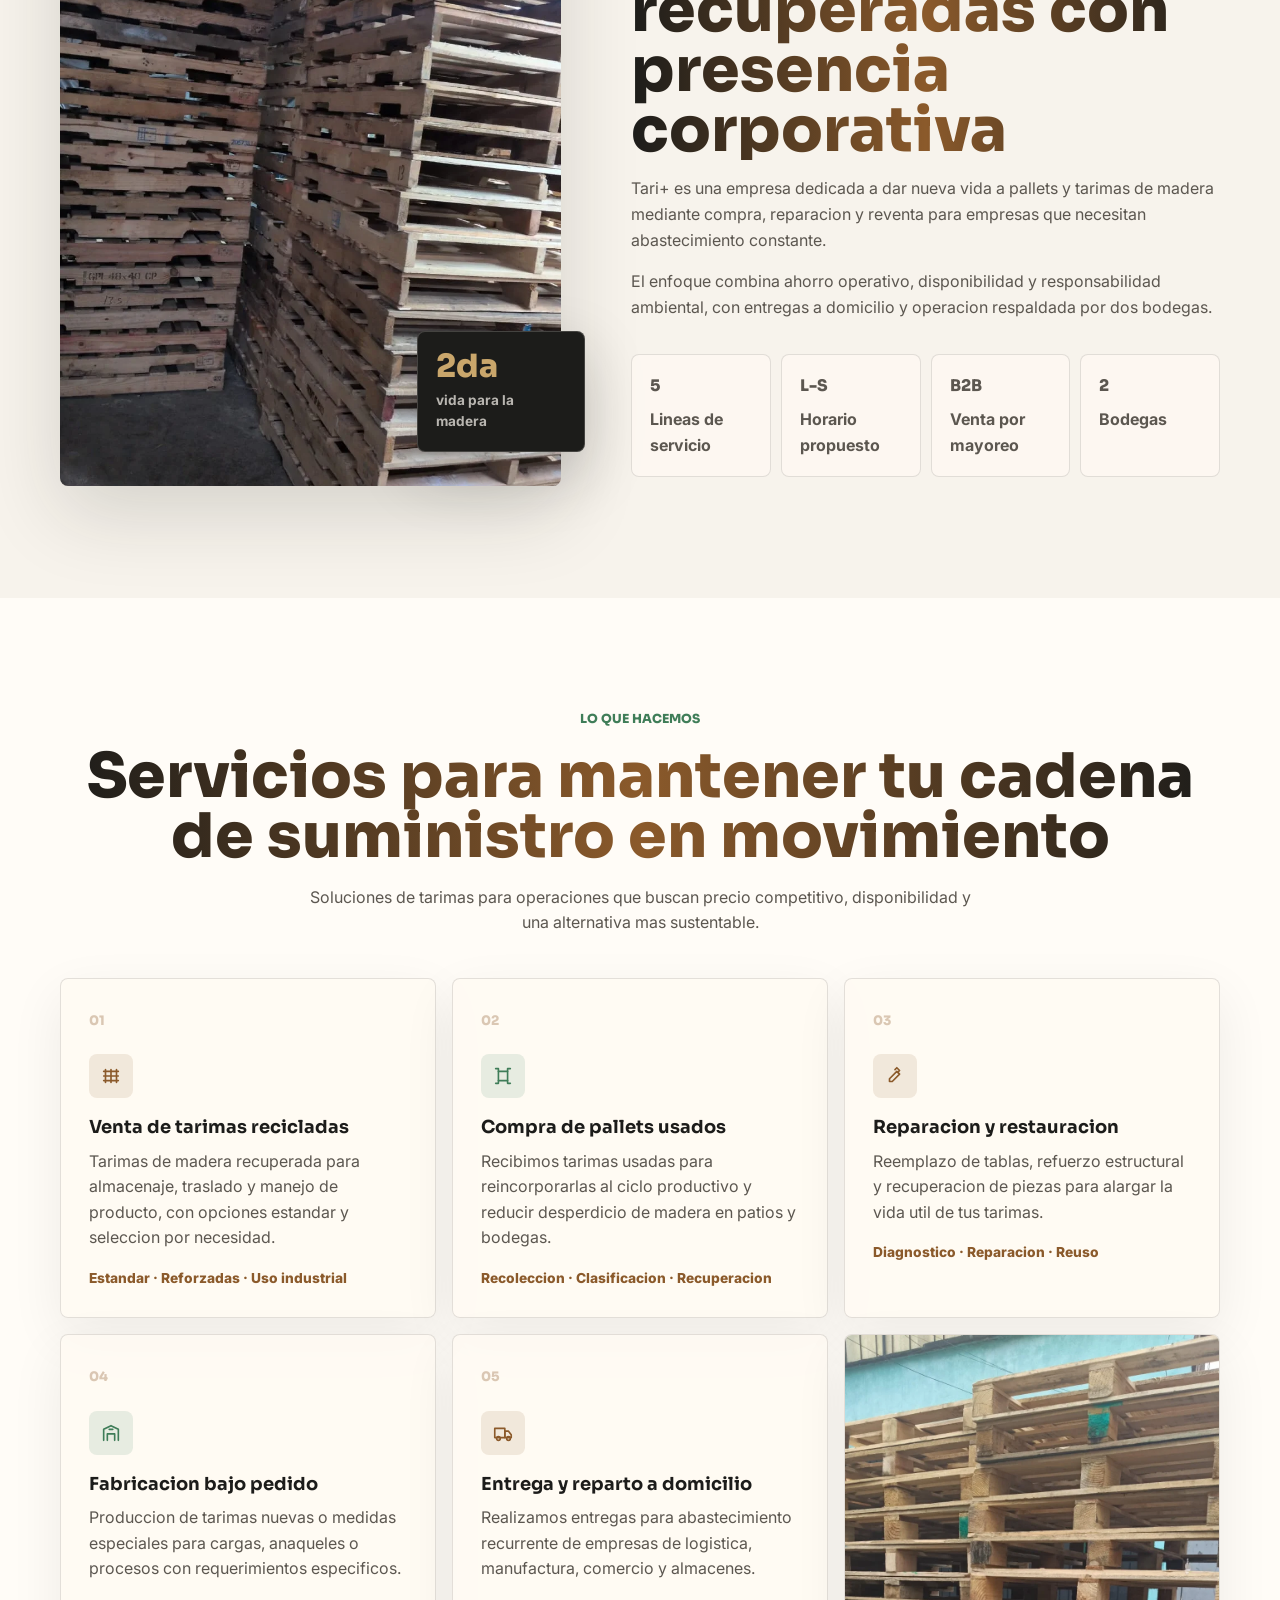
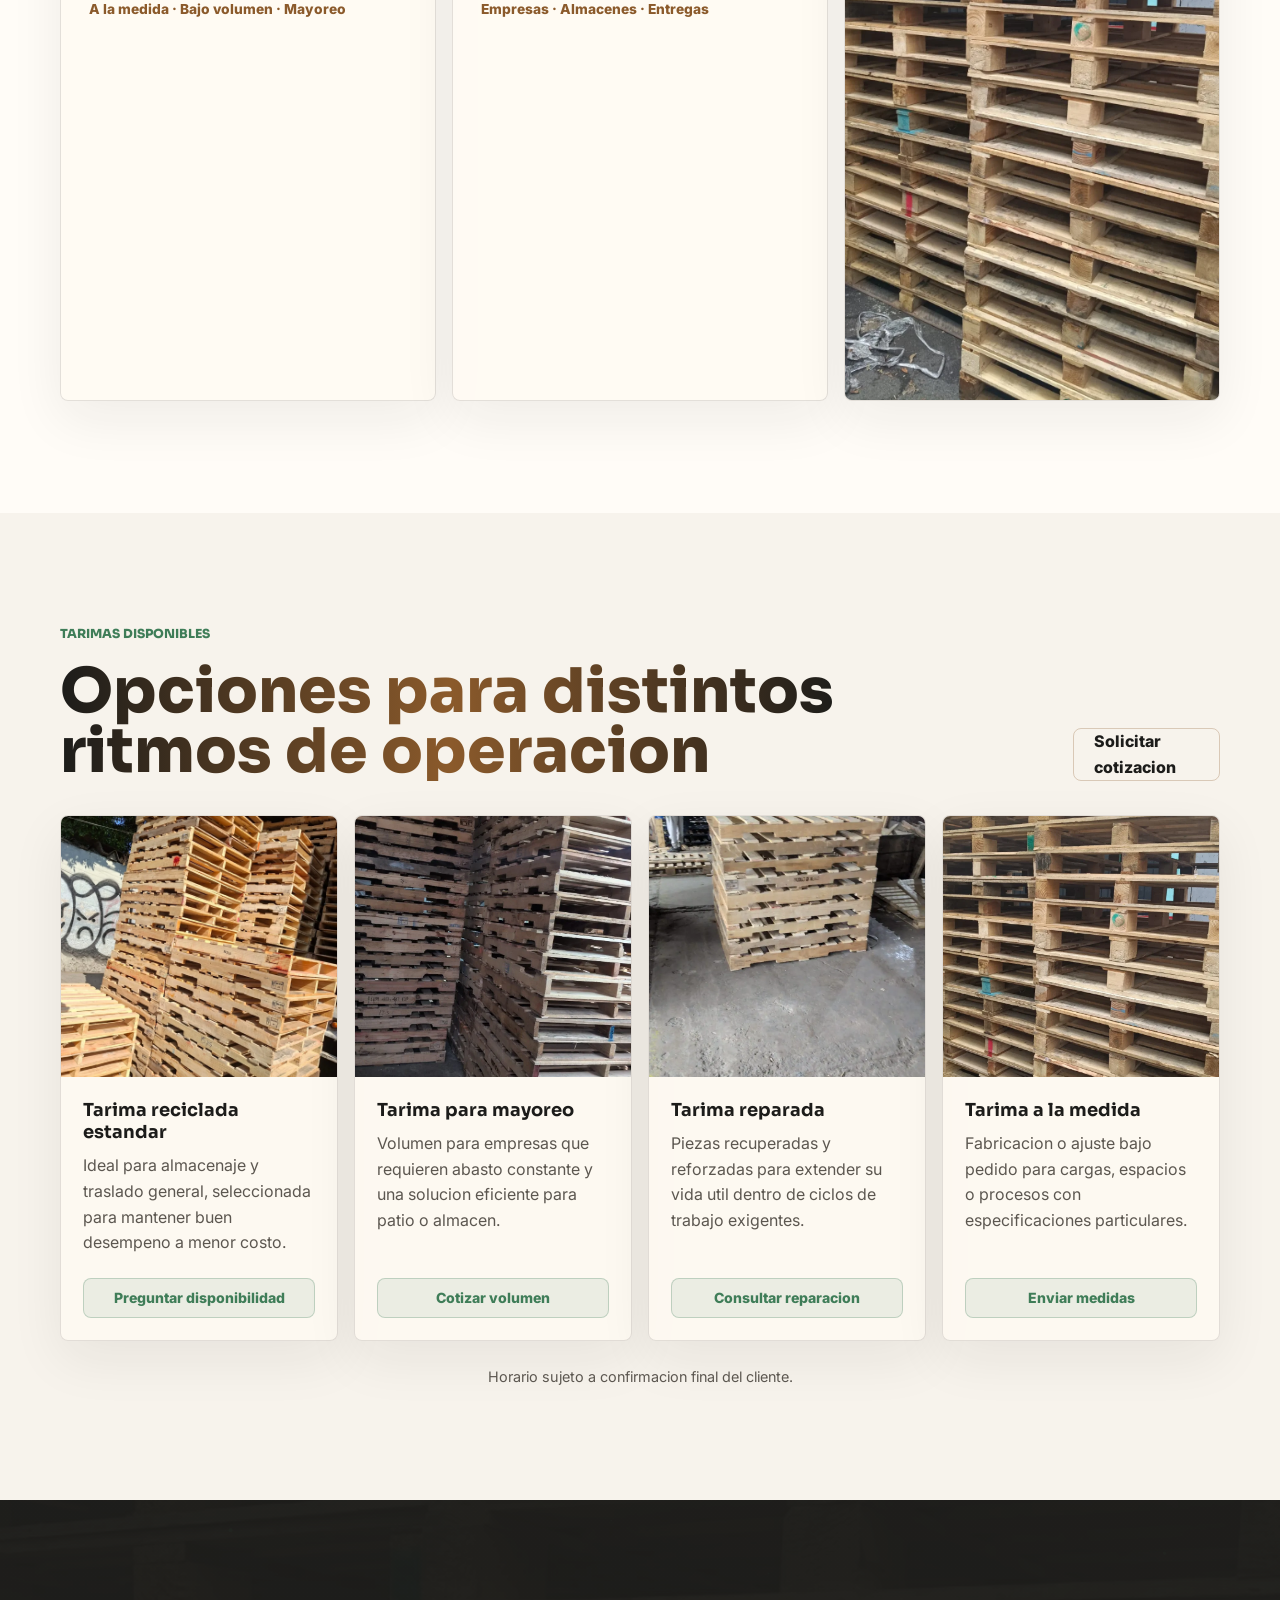
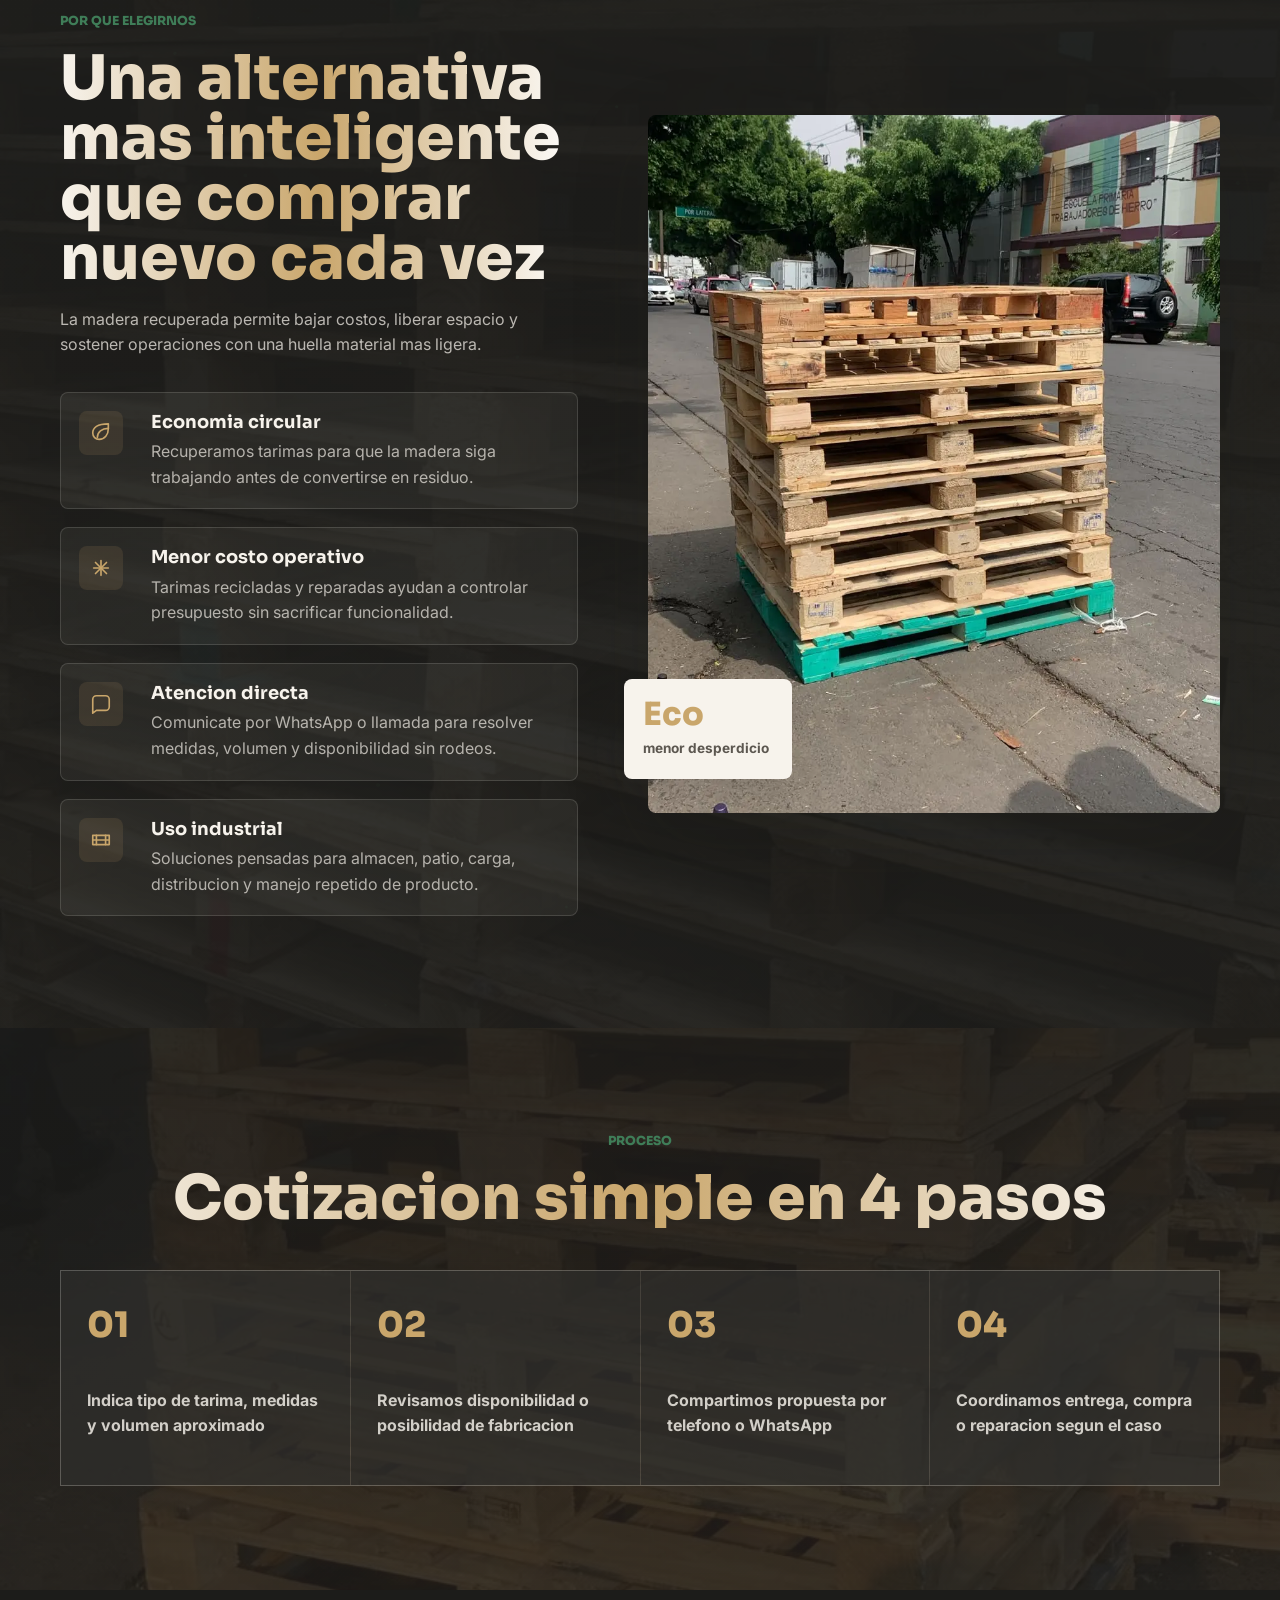
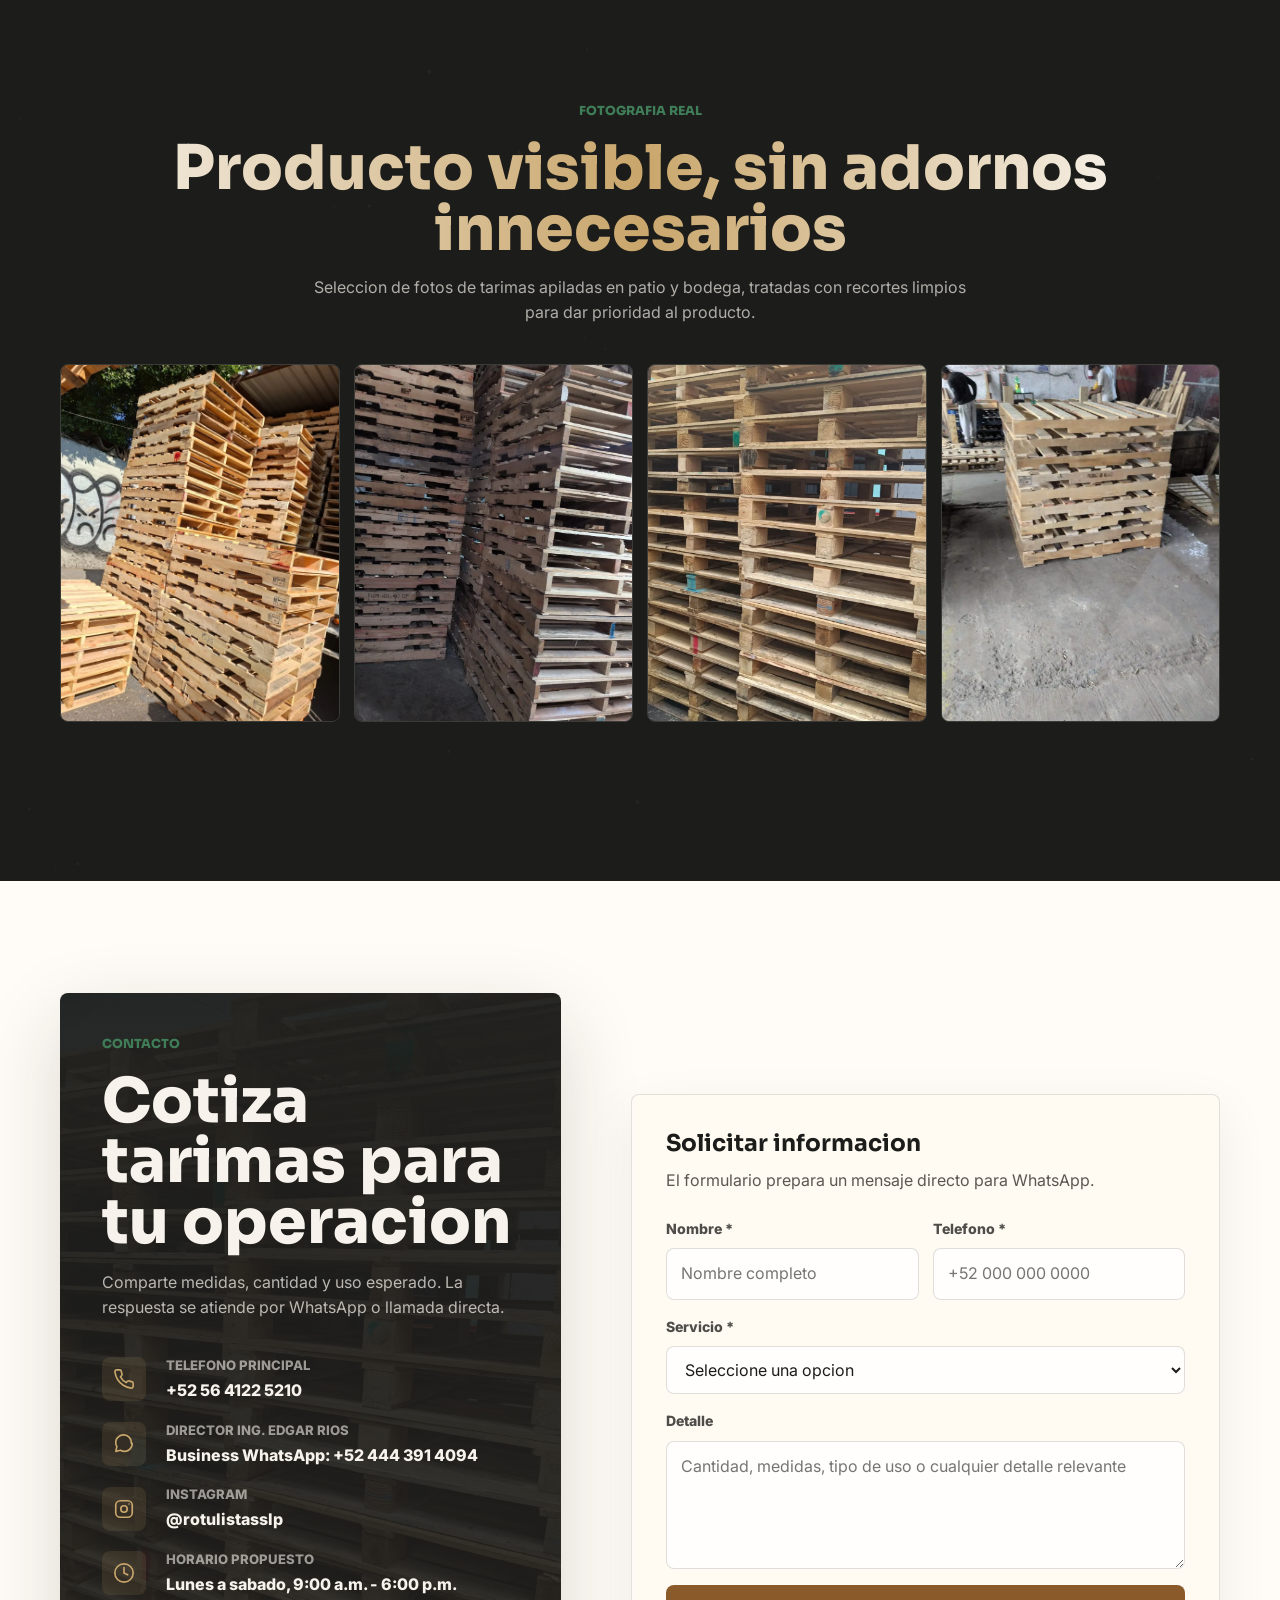
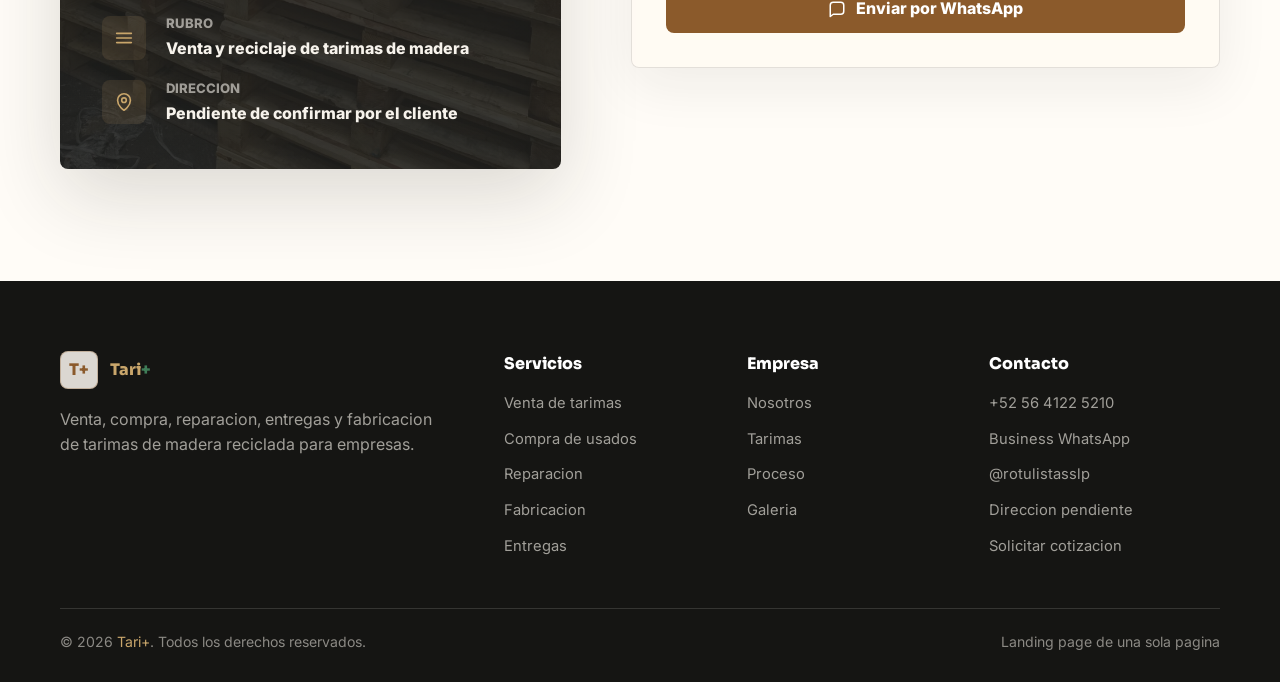
<file: fulltorque.html>
<!DOCTYPE html>
<html lang="es">
<head>
  <meta charset="UTF-8">
  <meta name="viewport" content="width=device-width, initial-scale=1.0">
  <title>Tari+ | Venta y reciclaje de tarimas de madera</title>
  <meta name="description" content="Tari+ vende, compra, repara y fabrica tarimas de madera reciclada para empresas de logística, manufactura y comercio. Cotiza por WhatsApp al +52 444 391 4094.">
  <meta name="keywords" content="tarimas de madera, pallets reciclados, venta de tarimas, compra de pallets usados, reparacion de tarimas, tarimas por mayoreo">
  <meta property="og:title" content="Tari+ | Tarimas de madera reciclada">
  <meta property="og:description" content="Venta, compra, reparacion y fabricacion de tarimas de madera con enfoque sustentable y atencion directa.">
  <meta property="og:type" content="website">
  <meta property="og:image" content="imagenes/tarimas-hero.webp">
  <link rel="preconnect" href="https://fonts.googleapis.com">
  <link rel="preconnect" href="https://fonts.gstatic.com" crossorigin>
  <link href="https://fonts.googleapis.com/css2?family=Inter:wght@400;500;600;700;800&family=Sora:wght@500;600;700;800&display=swap" rel="stylesheet">
  <link rel="stylesheet" href="styles.css">
</head>
<body>

<!-- LOADER -->
<div id="loader" aria-hidden="true">
  <div class="ld-mark">
    <span class="wordmark">Tari<em>+</em></span>
    <div class="ld-ring"></div>
  </div>
  <p class="ld-tag">Madera recuperada para operaciones que no se detienen</p>
</div>

<!-- NAV -->
<nav id="nav" role="navigation" aria-label="Menu principal">
  <div class="nav-wrap">
    <a href="#hero" class="logo" aria-label="Tari+">
      <span class="logo-mark" aria-hidden="true">T+</span>
      <span class="wordmark">Tari<em>+</em></span>
    </a>
    <ul class="nav-links" role="list">
      <li><a href="#about">Nosotros</a></li>
      <li><a href="#services">Servicios</a></li>
      <li><a href="#inventario">Tarimas</a></li>
      <li><a href="#why">Ventajas</a></li>
      <li><a href="#contact" class="nav-cta">Cotizar</a></li>
    </ul>
    <button class="hamburger" id="ham" aria-label="Abrir menu" aria-expanded="false">
      <span></span><span></span><span></span>
    </button>
  </div>
</nav>

<div id="mob" class="mob-menu" role="navigation" aria-label="Menu movil">
  <a href="#about">Nosotros</a>
  <a href="#services">Servicios</a>
  <a href="#inventario">Tarimas</a>
  <a href="#why">Ventajas</a>
  <a href="#contact">Cotizar</a>
</div>

<main>

<!-- HERO -->
<section id="hero" aria-label="Encabezado principal">
  <div class="hero-bg" aria-hidden="true"></div>
  <div class="hero-ov" aria-hidden="true"></div>
  <canvas id="pcanvas" class="particle-canvas" aria-hidden="true"></canvas>

  <div class="hero-body">
    <div class="wrap">
      <p class="hero-eyebrow rev">Venta y reciclaje de tarimas de madera</p>
      <h1 class="hero-h1 rev d1">
        <span class="h1-line"><span class="h1-inner">Tarimas recicladas</span></span>
        <span class="h1-line"><span class="h1-inner">para empresas que</span></span>
        <span class="h1-line h1-accent"><span class="h1-inner">mueven todos los dias</span></span>
      </h1>
      <p class="hero-typewriter rev d2" aria-label="Servicios principales">
        <span class="tw-label">Soluciones:</span>
        <span class="tw-text" id="twText"></span><span class="tw-cursor" aria-hidden="true">|</span>
      </p>
      <p class="hero-p rev d3">
        Compra, reparacion, fabricacion y venta de tarimas de madera con enfoque de economia circular. Una alternativa solida, eficiente y sustentable para logistica, manufactura y comercio.
      </p>
      <div class="hero-btns rev d4">
        <a href="https://wa.me/524443914094?text=Hola%2C%20me%20interesa%20cotizar%20tarimas%20de%20madera%20con%20Tari%2B" target="_blank" rel="noopener noreferrer" class="btn-primary">
          Cotizar por WhatsApp
          <svg width="16" height="16" viewBox="0 0 24 24" fill="none" aria-hidden="true">
            <path d="M5 12h14M13 6l6 6-6 6" stroke="currentColor" stroke-width="2" stroke-linecap="round" stroke-linejoin="round"/>
          </svg>
        </a>
        <a href="tel:+525641225210" class="btn-secondary">Llamar ahora</a>
      </div>
    </div>
  </div>

  <div class="hero-stats" aria-label="Datos clave">
    <div class="wrap">
      <div class="stats-row rev d5">
        <div class="stat-col">
          <span class="stat-val" data-hero-count="5" data-prefix="" data-suffix="">0</span>
          <span class="stat-lbl">Servicios principales</span>
        </div>
        <div class="stat-col">
          <span class="stat-val">Mayoreo</span>
          <span class="stat-lbl">Atencion a empresas</span>
        </div>
        <div class="stat-col">
          <span class="stat-val">L-S</span>
          <span class="stat-lbl">9:00 a.m. a 6:00 p.m.</span>
        </div>
        <div class="stat-col">
          <span class="stat-val">Eco</span>
          <span class="stat-lbl">Madera recuperada</span>
        </div>
      </div>
    </div>
  </div>

  <div class="hero-badge rev d4" aria-hidden="true">
    <span class="hb-dot"></span>
    <span class="hb-text">Economia circular aplicada a tu operacion</span>
  </div>
</section>

<!-- TRUST BAR -->
<section id="trust" aria-label="Servicios resumidos">
  <div class="wrap">
    <div class="trust-row rev">
      <p class="trust-label">Trabajamos con</p>
      <div class="trust-chips">
        <span class="trust-chip">Tarimas recicladas</span>
        <span class="trust-chip">Pallets usados</span>
        <span class="trust-chip">Reparacion</span>
        <span class="trust-chip">Fabricacion</span>
        <span class="trust-chip">Mayoreo</span>
        <span class="trust-chip">Entregas a domicilio</span>
        <span class="trust-chip">Medidas a la orden</span>
      </div>
    </div>
  </div>
</section>

<!-- ABOUT -->
<section id="about" class="section bg-warm">
  <div class="wrap">
    <div class="about-grid">
      <div class="about-img-wrap rev from-l">
        <div class="about-img-main">
          <img src="imagenes/tarimas-bodega.webp" alt="Tarimas de madera reciclada apiladas en bodega" loading="lazy">
        </div>
        <div class="about-accent">
          <p class="a-num">2da</p>
          <p class="a-lbl">vida para la madera</p>
        </div>
      </div>
      <div class="about-text rev">
        <p class="eyebrow">Quienes somos</p>
        <h2 class="heading heading--shine">Tarimas recuperadas con presencia corporativa</h2>
        <p>Tari+ es una empresa dedicada a dar nueva vida a pallets y tarimas de madera mediante compra, reparacion y reventa para empresas que necesitan abastecimiento constante.</p>
        <p>El enfoque combina ahorro operativo, disponibilidad y responsabilidad ambiental, con entregas a domicilio y operacion respaldada por dos bodegas.</p>
        <div class="about-stats">
          <div class="a-stat">
            <p class="a-stat-n" data-count="5" data-prefix="" data-suffix=""></p>
            <p class="a-stat-l">Lineas de servicio</p>
          </div>
          <div class="a-stat">
            <p class="a-stat-n">L-S</p>
            <p class="a-stat-l">Horario propuesto</p>
          </div>
          <div class="a-stat">
            <p class="a-stat-n">B2B</p>
            <p class="a-stat-l">Venta por mayoreo</p>
          </div>
          <div class="a-stat">
            <p class="a-stat-n">2</p>
            <p class="a-stat-l">Bodegas</p>
          </div>
        </div>
      </div>
    </div>
  </div>
</section>

<!-- SERVICES -->
<section id="services" class="section bg-light">
  <div class="wrap">
    <div class="section-head section-head--center rev">
      <p class="eyebrow">Lo que hacemos</p>
      <h2 class="heading heading--shine">Servicios para mantener tu cadena de suministro en movimiento</h2>
      <p class="sub">Soluciones de tarimas para operaciones que buscan precio competitivo, disponibilidad y una alternativa mas sustentable.</p>
    </div>
    <div class="svc-grid">
      <article class="svc-card rev d1">
        <span class="svc-num" aria-hidden="true">01</span>
        <div class="svc-icon ic-wood" aria-hidden="true">
          <svg viewBox="0 0 24 24"><path d="M4 7h16M4 12h16M4 17h16M6 5v14M12 5v14M18 5v14"/></svg>
        </div>
        <h3>Venta de tarimas recicladas</h3>
        <p>Tarimas de madera recuperada para almacenaje, traslado y manejo de producto, con opciones estandar y seleccion por necesidad.</p>
        <p class="svc-models">Estandar · Reforzadas · Uso industrial</p>
      </article>

      <article class="svc-card rev d2">
        <span class="svc-num" aria-hidden="true">02</span>
        <div class="svc-icon ic-green" aria-hidden="true">
          <svg viewBox="0 0 24 24"><path d="M7 7h10v10H7z"/><path d="M4 4h3v3M20 4h-3v3M4 20h3v-3M20 20h-3v-3"/></svg>
        </div>
        <h3>Compra de pallets usados</h3>
        <p>Recibimos tarimas usadas para reincorporarlas al ciclo productivo y reducir desperdicio de madera en patios y bodegas.</p>
        <p class="svc-models">Recoleccion · Clasificacion · Recuperacion</p>
      </article>

      <article class="svc-card rev d3">
        <span class="svc-num" aria-hidden="true">03</span>
        <div class="svc-icon ic-wood" aria-hidden="true">
          <svg viewBox="0 0 24 24"><path d="M14 7l3 3-8 8H6v-3l8-8z"/><path d="M12 5l2-2 3 3-2 2"/></svg>
        </div>
        <h3>Reparacion y restauracion</h3>
        <p>Reemplazo de tablas, refuerzo estructural y recuperacion de piezas para alargar la vida util de tus tarimas.</p>
        <p class="svc-models">Diagnostico · Reparacion · Reuso</p>
      </article>

      <article class="svc-card rev d4">
        <span class="svc-num" aria-hidden="true">04</span>
        <div class="svc-icon ic-green" aria-hidden="true">
          <svg viewBox="0 0 24 24"><path d="M4 20V8l8-4 8 4v12"/><path d="M8 20v-7h8v7"/><path d="M10 8h4"/></svg>
        </div>
        <h3>Fabricacion bajo pedido</h3>
        <p>Produccion de tarimas nuevas o medidas especiales para cargas, anaqueles o procesos con requerimientos especificos.</p>
        <p class="svc-models">A la medida · Bajo volumen · Mayoreo</p>
      </article>

      <article class="svc-card rev d5">
        <span class="svc-num" aria-hidden="true">05</span>
        <div class="svc-icon ic-wood" aria-hidden="true">
          <svg viewBox="0 0 24 24"><path d="M3 7h11v10H3z"/><path d="M14 10h4l3 4v3h-7z"/><circle cx="7" cy="18" r="2"/><circle cx="18" cy="18" r="2"/></svg>
        </div>
        <h3>Entrega y reparto a domicilio</h3>
        <p>Realizamos entregas para abastecimiento recurrente de empresas de logistica, manufactura, comercio y almacenes.</p>
        <p class="svc-models">Empresas · Almacenes · Entregas</p>
      </article>

      <article class="svc-card svc-card--image rev d6">
        <img src="imagenes/tarimas-detalle.webp" alt="Detalle de tarimas de madera apiladas" loading="lazy">
      </article>
    </div>
  </div>
</section>

<!-- INVENTARIO -->
<section id="inventario" class="section bg-warm">
  <div class="wrap">
    <div class="prod-header rev">
      <div>
        <p class="eyebrow">Tarimas disponibles</p>
        <h2 class="heading heading--shine">Opciones para distintos ritmos de operacion</h2>
      </div>
      <a href="#contact" class="btn-outline">Solicitar cotizacion</a>
    </div>
    <div class="prod-grid">
      <article class="prod-card rev d1">
        <div class="prod-photo">
          <img src="imagenes/tarimas-hero.webp" alt="Pilas de tarimas de madera reciclada" loading="lazy">
        </div>
        <h3>Tarima reciclada estandar</h3>
        <p>Ideal para almacenaje y traslado general, seleccionada para mantener buen desempeno a menor costo.</p>
        <a class="prod-pill" href="https://wa.me/524443914094?text=Hola%2C%20quiero%20cotizar%20tarima%20reciclada%20estandar" target="_blank" rel="noopener noreferrer">Preguntar disponibilidad</a>
      </article>

      <article class="prod-card rev d2">
        <div class="prod-photo">
          <img src="imagenes/tarimas-bodega.webp" alt="Tarimas recicladas almacenadas en bodega" loading="lazy">
        </div>
        <h3>Tarima para mayoreo</h3>
        <p>Volumen para empresas que requieren abasto constante y una solucion eficiente para patio o almacen.</p>
        <a class="prod-pill" href="https://wa.me/524443914094?text=Hola%2C%20quiero%20cotizar%20tarimas%20por%20mayoreo" target="_blank" rel="noopener noreferrer">Cotizar volumen</a>
      </article>

      <article class="prod-card rev d3">
        <div class="prod-photo">
          <img src="imagenes/tarimas-taller.webp" alt="Tarimas de madera en area de trabajo" loading="lazy">
        </div>
        <h3>Tarima reparada</h3>
        <p>Piezas recuperadas y reforzadas para extender su vida util dentro de ciclos de trabajo exigentes.</p>
        <a class="prod-pill" href="https://wa.me/524443914094?text=Hola%2C%20quiero%20informacion%20sobre%20reparacion%20de%20tarimas" target="_blank" rel="noopener noreferrer">Consultar reparacion</a>
      </article>

      <article class="prod-card rev d4">
        <div class="prod-photo">
          <img src="imagenes/tarimas-detalle.webp" alt="Detalle frontal de pallets de madera" loading="lazy">
        </div>
        <h3>Tarima a la medida</h3>
        <p>Fabricacion o ajuste bajo pedido para cargas, espacios o procesos con especificaciones particulares.</p>
        <a class="prod-pill" href="https://wa.me/524443914094?text=Hola%2C%20necesito%20una%20tarima%20a%20la%20medida" target="_blank" rel="noopener noreferrer">Enviar medidas</a>
      </article>
    </div>
    <p class="prod-note rev">Horario sujeto a confirmacion final del cliente.</p>
  </div>
</section>

<!-- WHY -->
<section id="why" class="section bg-dark">
  <canvas id="pcanvasWhy" class="particle-canvas" aria-hidden="true"></canvas>
  <div class="wrap">
    <div class="why-grid">
      <div class="why-img-wrap rev from-r">
        <div class="why-img-main">
          <img src="imagenes/tarimas-calle.webp" alt="Pallets de madera listos para entrega" loading="lazy">
        </div>
        <div class="why-img-badge">
          <p class="wib-n">Eco</p>
          <p class="wib-l">menor desperdicio</p>
        </div>
      </div>
      <div class="why-content rev">
        <p class="eyebrow eyebrow--white">Por que elegirnos</p>
        <h2 class="heading heading--white heading--shine-dark">Una alternativa mas inteligente que comprar nuevo cada vez</h2>
        <p class="sub sub--white">La madera recuperada permite bajar costos, liberar espacio y sostener operaciones con una huella material mas ligera.</p>
        <div class="benefit-list">
          <div class="benefit">
            <div class="ben-icon" aria-hidden="true"><svg viewBox="0 0 24 24"><path d="M20 7c-7 0-12 4-12 10"/><path d="M20 7c0 7-4 12-10 12-4 0-7-3-7-7 0-6 5-10 17-10z"/></svg></div>
            <div>
              <h4>Economia circular</h4>
              <p>Recuperamos tarimas para que la madera siga trabajando antes de convertirse en residuo.</p>
            </div>
          </div>
          <div class="benefit">
            <div class="ben-icon" aria-hidden="true"><svg viewBox="0 0 24 24"><path d="M4 12h16"/><path d="M12 4v16"/><path d="M6 6l12 12"/><path d="M18 6L6 18"/></svg></div>
            <div>
              <h4>Menor costo operativo</h4>
              <p>Tarimas recicladas y reparadas ayudan a controlar presupuesto sin sacrificar funcionalidad.</p>
            </div>
          </div>
          <div class="benefit">
            <div class="ben-icon" aria-hidden="true"><svg viewBox="0 0 24 24"><path d="M21 15a4 4 0 0 1-4 4H7l-4 3V7a4 4 0 0 1 4-4h10a4 4 0 0 1 4 4z"/></svg></div>
            <div>
              <h4>Atencion directa</h4>
              <p>Comunicate por WhatsApp o llamada para resolver medidas, volumen y disponibilidad sin rodeos.</p>
            </div>
          </div>
          <div class="benefit">
            <div class="ben-icon" aria-hidden="true"><svg viewBox="0 0 24 24"><path d="M3 7h18v10H3z"/><path d="M7 7v10M17 7v10M3 12h18"/></svg></div>
            <div>
              <h4>Uso industrial</h4>
              <p>Soluciones pensadas para almacen, patio, carga, distribucion y manejo repetido de producto.</p>
            </div>
          </div>
        </div>
      </div>
    </div>
  </div>
</section>

<!-- COMO FUNCIONA -->
<section id="numbers">
  <div class="numbers-bg" aria-hidden="true"></div>
  <div class="wrap">
    <div class="section-head section-head--center rev">
      <p class="eyebrow eyebrow--white">Proceso</p>
      <h2 class="heading heading--white heading--shine-dark">Cotizacion simple en 4 pasos</h2>
    </div>
    <div class="numbers-grid">
      <div class="number-item rev d1">
        <p class="num-v">01</p>
        <p class="num-l">Indica tipo de tarima, medidas y volumen aproximado</p>
      </div>
      <div class="number-item rev d2">
        <p class="num-v">02</p>
        <p class="num-l">Revisamos disponibilidad o posibilidad de fabricacion</p>
      </div>
      <div class="number-item rev d3">
        <p class="num-v">03</p>
        <p class="num-l">Compartimos propuesta por telefono o WhatsApp</p>
      </div>
      <div class="number-item rev d4">
        <p class="num-v">04</p>
        <p class="num-l">Coordinamos entrega, compra o reparacion segun el caso</p>
      </div>
    </div>
  </div>
</section>

<!-- GALERIA -->
<section id="galeria">
  <canvas id="pcanvasGaleria" class="particle-canvas" aria-hidden="true"></canvas>
  <div class="wrap">
    <div class="brands-head rev">
      <p class="eyebrow eyebrow--white">Fotografia real</p>
      <h2 class="heading heading--white heading--shine-dark">Producto visible, sin adornos innecesarios</h2>
      <p class="brands-sub">Seleccion de fotos de tarimas apiladas en patio y bodega, tratadas con recortes limpios para dar prioridad al producto.</p>
    </div>
    <div class="brands-grid">
      <div class="brand-card rev d1"><img src="imagenes/tarimas-hero.webp" alt="Tarimas apiladas al exterior" loading="lazy"></div>
      <div class="brand-card rev d2"><img src="imagenes/tarimas-bodega.webp" alt="Tarimas apiladas en interior de bodega" loading="lazy"></div>
      <div class="brand-card rev d3"><img src="imagenes/tarimas-detalle.webp" alt="Textura y estructura de pallets de madera" loading="lazy"></div>
      <div class="brand-card rev d4"><img src="imagenes/tarimas-taller.webp" alt="Tarimas de madera en taller" loading="lazy"></div>
    </div>
    <p class="brands-note rev">Fotos convertidas a WebP para carga rapida y mejor rendimiento en la landing.</p>
  </div>
</section>

<!-- CONTACT -->
<section id="contact" class="section bg-light">
  <div class="wrap">
    <div class="contact-grid">
      <div class="contact-info rev from-l">
        <div class="contact-info-content">
          <p class="eyebrow eyebrow--white">Contacto</p>
          <h2 class="heading heading--white">Cotiza tarimas para tu operacion</h2>
          <p class="sub sub--white">Comparte medidas, cantidad y uso esperado. La respuesta se atiende por WhatsApp o llamada directa.</p>
          <div class="c-list">
            <div class="c-item">
              <div class="c-icon" aria-hidden="true"><svg viewBox="0 0 24 24"><path d="M22 16.92v3a2 2 0 0 1-2.18 2 19.8 19.8 0 0 1-8.63-3.07 19.5 19.5 0 0 1-6-6A19.8 19.8 0 0 1 2.12 4.18 2 2 0 0 1 4.11 2h3a2 2 0 0 1 2 1.72c.12.9.33 1.77.64 2.6a2 2 0 0 1-.45 2.11L8.1 9.63a16 16 0 0 0 6.27 6.27l1.2-1.2a2 2 0 0 1 2.11-.45c.83.31 1.7.52 2.6.64A2 2 0 0 1 22 16.92z"/></svg></div>
              <div>
                <p class="c-label">Telefono principal</p>
                <p class="c-value"><a href="tel:+525641225210">+52 56 4122 5210</a></p>
              </div>
            </div>
            <div class="c-item">
              <div class="c-icon" aria-hidden="true"><svg viewBox="0 0 24 24"><path d="M21 11.5a8.38 8.38 0 0 1-1.22 4.36 8.5 8.5 0 0 1-7.28 4.14 8.38 8.38 0 0 1-4.36-1.22L3 20l1.22-5.14A8.38 8.38 0 0 1 3 10.5 8.5 8.5 0 0 1 7.14 3.22 8.38 8.38 0 0 1 11.5 2h.5a8.48 8.48 0 0 1 8 8v1.5z"/></svg></div>
              <div>
                <p class="c-label">Director Ing. Edgar Rios</p>
                <p class="c-value"><a href="https://wa.me/524443914094" target="_blank" rel="noopener noreferrer">Business WhatsApp: +52 444 391 4094</a></p>
              </div>
            </div>
            <div class="c-item">
              <div class="c-icon" aria-hidden="true"><svg viewBox="0 0 24 24"><rect x="3" y="3" width="18" height="18" rx="5"/><circle cx="12" cy="12" r="3.5"/><path d="M17.5 6.5h.01"/></svg></div>
              <div>
                <p class="c-label">Instagram</p>
                <p class="c-value"><a href="https://www.instagram.com/rotulistasslp/" target="_blank" rel="noopener noreferrer">@rotulistasslp</a></p>
              </div>
            </div>
            <div class="c-item">
              <div class="c-icon" aria-hidden="true"><svg viewBox="0 0 24 24"><circle cx="12" cy="12" r="10"/><path d="M12 6v6l4 2"/></svg></div>
              <div>
                <p class="c-label">Horario propuesto</p>
                <p class="c-value">Lunes a sabado, 9:00 a.m. - 6:00 p.m.</p>
              </div>
            </div>
            <div class="c-item">
              <div class="c-icon" aria-hidden="true"><svg viewBox="0 0 24 24"><path d="M4 7h16M4 12h16M4 17h16"/></svg></div>
              <div>
                <p class="c-label">Rubro</p>
                <p class="c-value">Venta y reciclaje de tarimas de madera</p>
              </div>
            </div>
            <div class="c-item">
              <div class="c-icon" aria-hidden="true"><svg viewBox="0 0 24 24"><path d="M12 21s7-4.35 7-11a7 7 0 0 0-14 0c0 6.65 7 11 7 11z"/><circle cx="12" cy="10" r="2.5"/></svg></div>
              <div>
                <p class="c-label">Direccion</p>
                <p class="c-value">Pendiente de confirmar por el cliente</p>
              </div>
            </div>
          </div>
        </div>
      </div>

      <div class="rev">
        <div class="form-wrap">
          <h3>Solicitar informacion</h3>
          <p class="form-sub">El formulario prepara un mensaje directo para WhatsApp.</p>
          <form id="cForm" novalidate>
            <div class="frow">
              <div class="fg">
                <label class="fl" for="fn">Nombre *</label>
                <input class="fi" type="text" id="fn" name="nombre" placeholder="Nombre completo" required autocomplete="name">
              </div>
              <div class="fg">
                <label class="fl" for="ft">Telefono *</label>
                <input class="fi" type="tel" id="ft" name="telefono" placeholder="+52 000 000 0000" required autocomplete="tel">
              </div>
            </div>
            <div class="fg">
              <label class="fl" for="fs">Servicio *</label>
              <select class="fi" id="fs" name="servicio" required>
                <option value="">Seleccione una opcion</option>
                <option value="Venta de tarimas recicladas">Venta de tarimas recicladas</option>
                <option value="Compra de pallets usados">Compra de pallets usados</option>
                <option value="Reparacion de tarimas">Reparacion de tarimas</option>
                <option value="Fabricacion a la medida">Fabricacion a la medida</option>
                <option value="Entrega a domicilio">Entrega a domicilio</option>
                <option value="Mayoreo para empresa">Mayoreo para empresa</option>
              </select>
            </div>
            <div class="fg">
              <label class="fl" for="fm">Detalle</label>
              <textarea class="fi" id="fm" name="mensaje" rows="4" placeholder="Cantidad, medidas, tipo de uso o cualquier detalle relevante"></textarea>
            </div>
            <button type="submit" class="btn-submit">
              <svg width="18" height="18" viewBox="0 0 24 24" fill="none" aria-hidden="true">
                <path d="M21 15a4 4 0 0 1-4 4H7l-4 3V7a4 4 0 0 1 4-4h10a4 4 0 0 1 4 4z" stroke="currentColor" stroke-width="2" stroke-linecap="round" stroke-linejoin="round"/>
              </svg>
              Enviar por WhatsApp
            </button>
          </form>
        </div>
      </div>
    </div>
  </div>
</section>

</main>

<!-- FOOTER -->
<footer>
  <div class="wrap">
    <div class="foot-grid">
      <div>
        <div class="foot-logo">
          <span class="logo-mark" aria-hidden="true">T+</span>
          <span class="wordmark">Tari<em>+</em></span>
        </div>
        <p class="foot-desc">Venta, compra, reparacion, entregas y fabricacion de tarimas de madera reciclada para empresas.</p>
      </div>
      <div>
        <p class="foot-col-title">Servicios</p>
        <ul class="foot-links">
          <li><a href="#services">Venta de tarimas</a></li>
          <li><a href="#services">Compra de usados</a></li>
          <li><a href="#services">Reparacion</a></li>
          <li><a href="#services">Fabricacion</a></li>
          <li><a href="#services">Entregas</a></li>
        </ul>
      </div>
      <div>
        <p class="foot-col-title">Empresa</p>
        <ul class="foot-links">
          <li><a href="#about">Nosotros</a></li>
          <li><a href="#inventario">Tarimas</a></li>
          <li><a href="#numbers">Proceso</a></li>
          <li><a href="#galeria">Galeria</a></li>
        </ul>
      </div>
      <div>
        <p class="foot-col-title">Contacto</p>
        <ul class="foot-links">
          <li><a href="tel:+525641225210">+52 56 4122 5210</a></li>
          <li><a href="https://wa.me/524443914094" target="_blank" rel="noopener noreferrer">Business WhatsApp</a></li>
          <li><a href="https://www.instagram.com/rotulistasslp/" target="_blank" rel="noopener noreferrer">@rotulistasslp</a></li>
          <li><a href="#contact">Direccion pendiente</a></li>
          <li><a href="#contact">Solicitar cotizacion</a></li>
        </ul>
      </div>
    </div>
    <div class="foot-bottom">
      <p>&copy; 2026 <span>Tari+</span>. Todos los derechos reservados.</p>
      <p>Landing page de una sola pagina</p>
    </div>
  </div>
</footer>

<!-- FLOATING ACTION BUTTONS -->
<div class="fab-stack">
  <a href="tel:+525641225210" class="fab-btn call-btn" aria-label="Llamar a Tari+">
    <svg viewBox="0 0 24 24" width="22" height="22" aria-hidden="true">
      <path fill="currentColor" d="M6.62 10.79a15.1 15.1 0 0 0 6.59 6.59l2.2-2.2a1 1 0 0 1 1.02-.24c1.12.37 2.33.57 3.57.57a1 1 0 0 1 1 1V20a1 1 0 0 1-1 1C10.61 21 3 13.39 3 4a1 1 0 0 1 1-1h3.5a1 1 0 0 1 1 1c0 1.24.2 2.45.57 3.57a1 1 0 0 1-.25 1.02z"/>
    </svg>
  </a>
  <a href="https://wa.me/524443914094?text=Hola%2C%20me%20interesa%20cotizar%20tarimas%20de%20madera" target="_blank" rel="noopener noreferrer" class="fab-btn wa-btn" aria-label="Contactar por WhatsApp">
    <svg viewBox="0 0 24 24" width="24" height="24" aria-hidden="true">
      <path fill="currentColor" d="M17.47 14.38c-.3-.15-1.76-.87-2.03-.97-.27-.1-.47-.15-.67.15-.2.3-.77.97-.94 1.16-.17.2-.35.22-.64.08-.3-.15-1.26-.46-2.39-1.48-.88-.79-1.48-1.76-1.65-2.06-.17-.3-.02-.46.13-.61.13-.13.3-.35.45-.52.15-.17.2-.3.3-.5.1-.2.05-.37-.02-.52-.08-.15-.67-1.61-.92-2.21-.24-.58-.49-.5-.67-.51h-.57c-.2 0-.52.07-.79.37-.27.3-1.04 1.02-1.04 2.48s1.07 2.88 1.21 3.07c.15.2 2.1 3.2 5.08 4.49.71.31 1.26.49 1.69.63.71.23 1.36.2 1.87.12.57-.09 1.76-.72 2.01-1.41.25-.69.25-1.29.17-1.41-.07-.12-.27-.2-.57-.35M12.05 21.79h-.01a9.87 9.87 0 0 1-5.03-1.38l-.36-.21-3.74.98 1-3.65-.24-.37a9.86 9.86 0 0 1-1.51-5.26c0-5.45 4.44-9.88 9.89-9.88 2.64 0 5.12 1.03 6.99 2.9a9.82 9.82 0 0 1 2.89 6.99c0 5.45-4.44 9.88-9.87 9.88"/>
    </svg>
  </a>
</div>

<script src="script.js"></script>
</body>
</html>
</file>
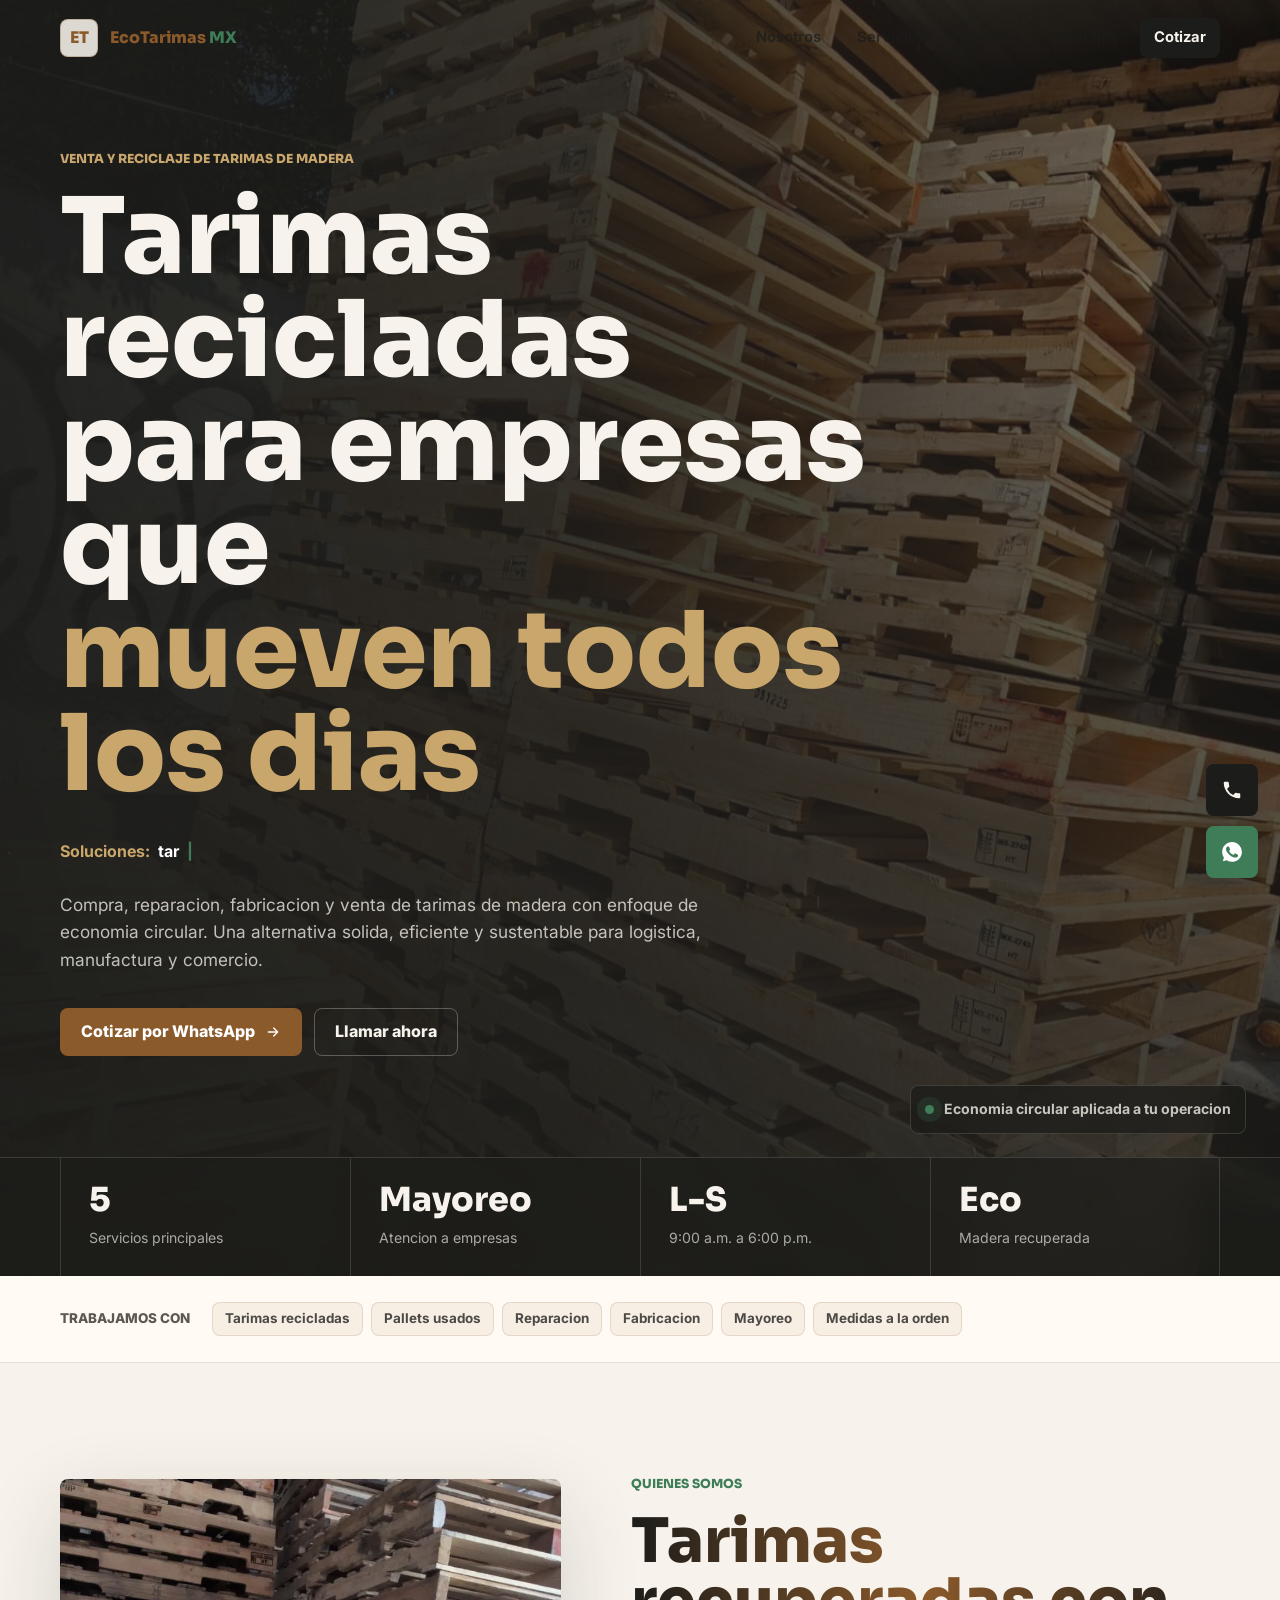
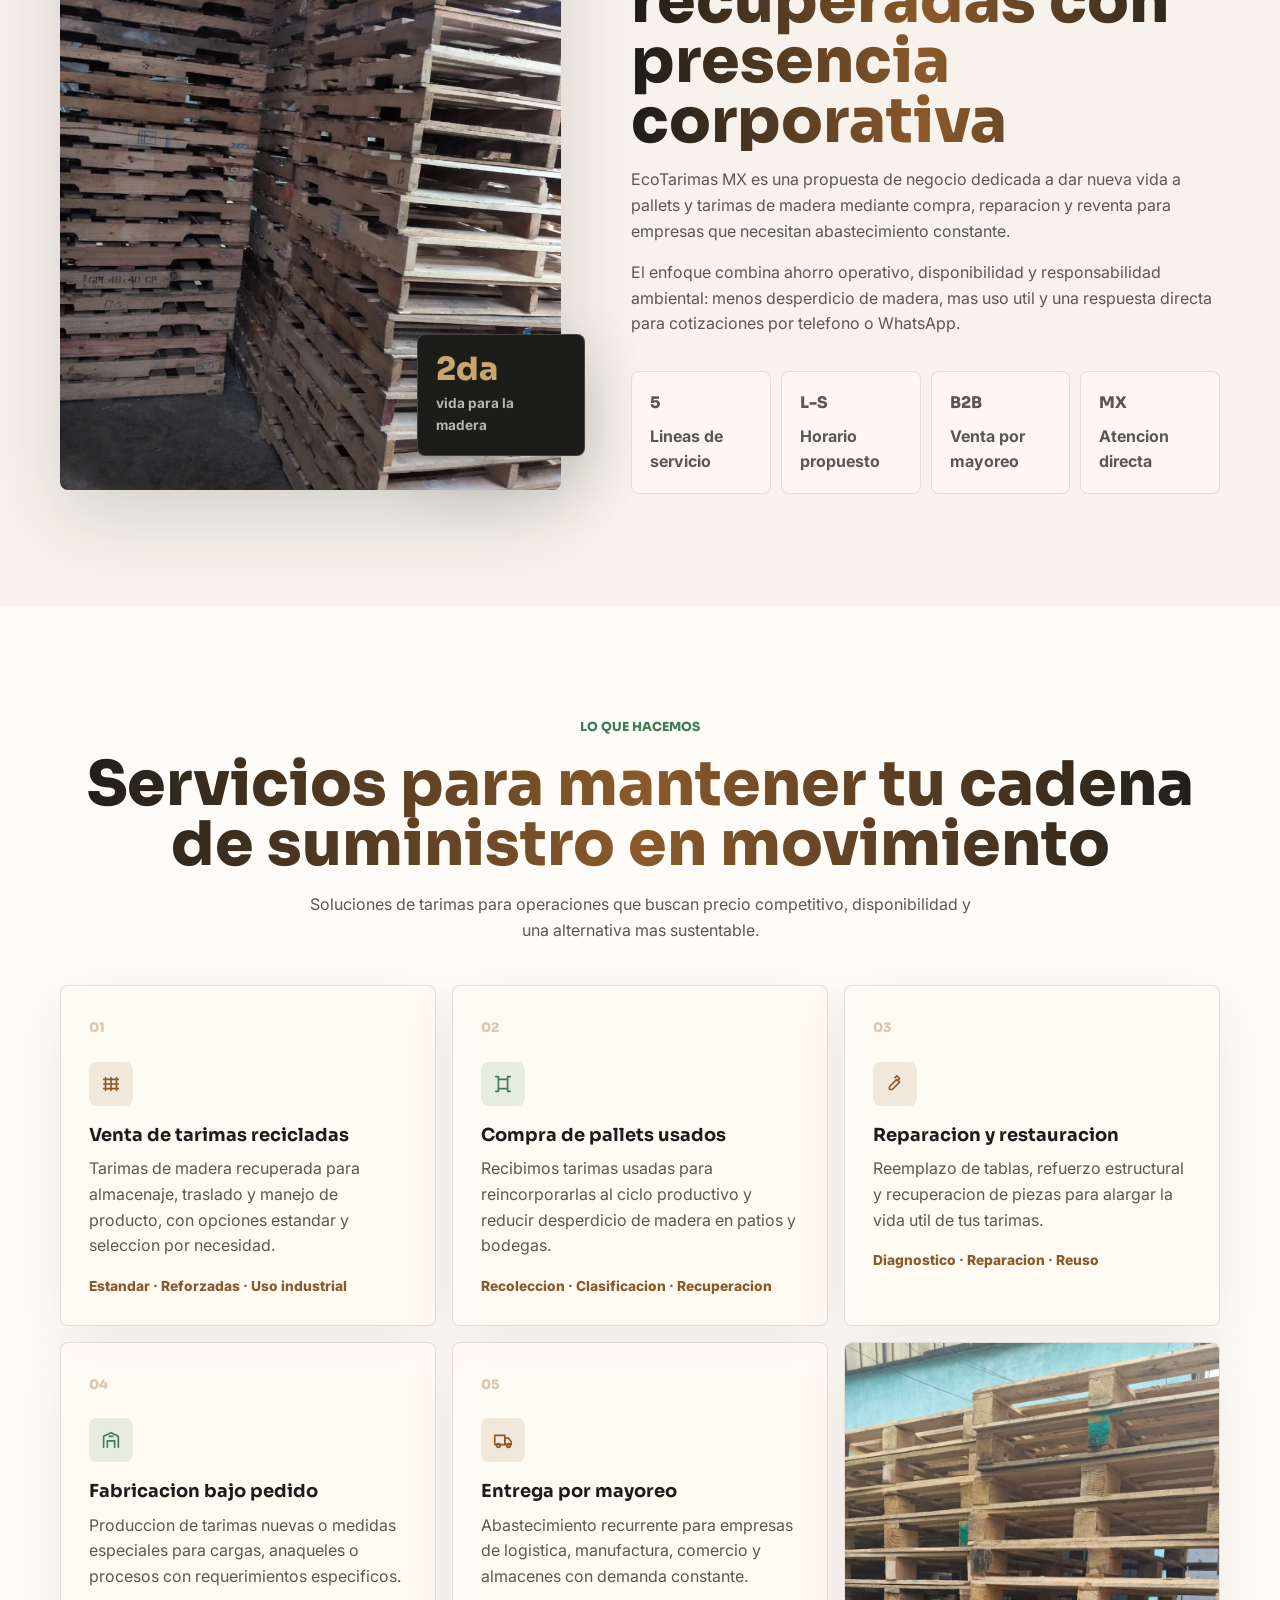
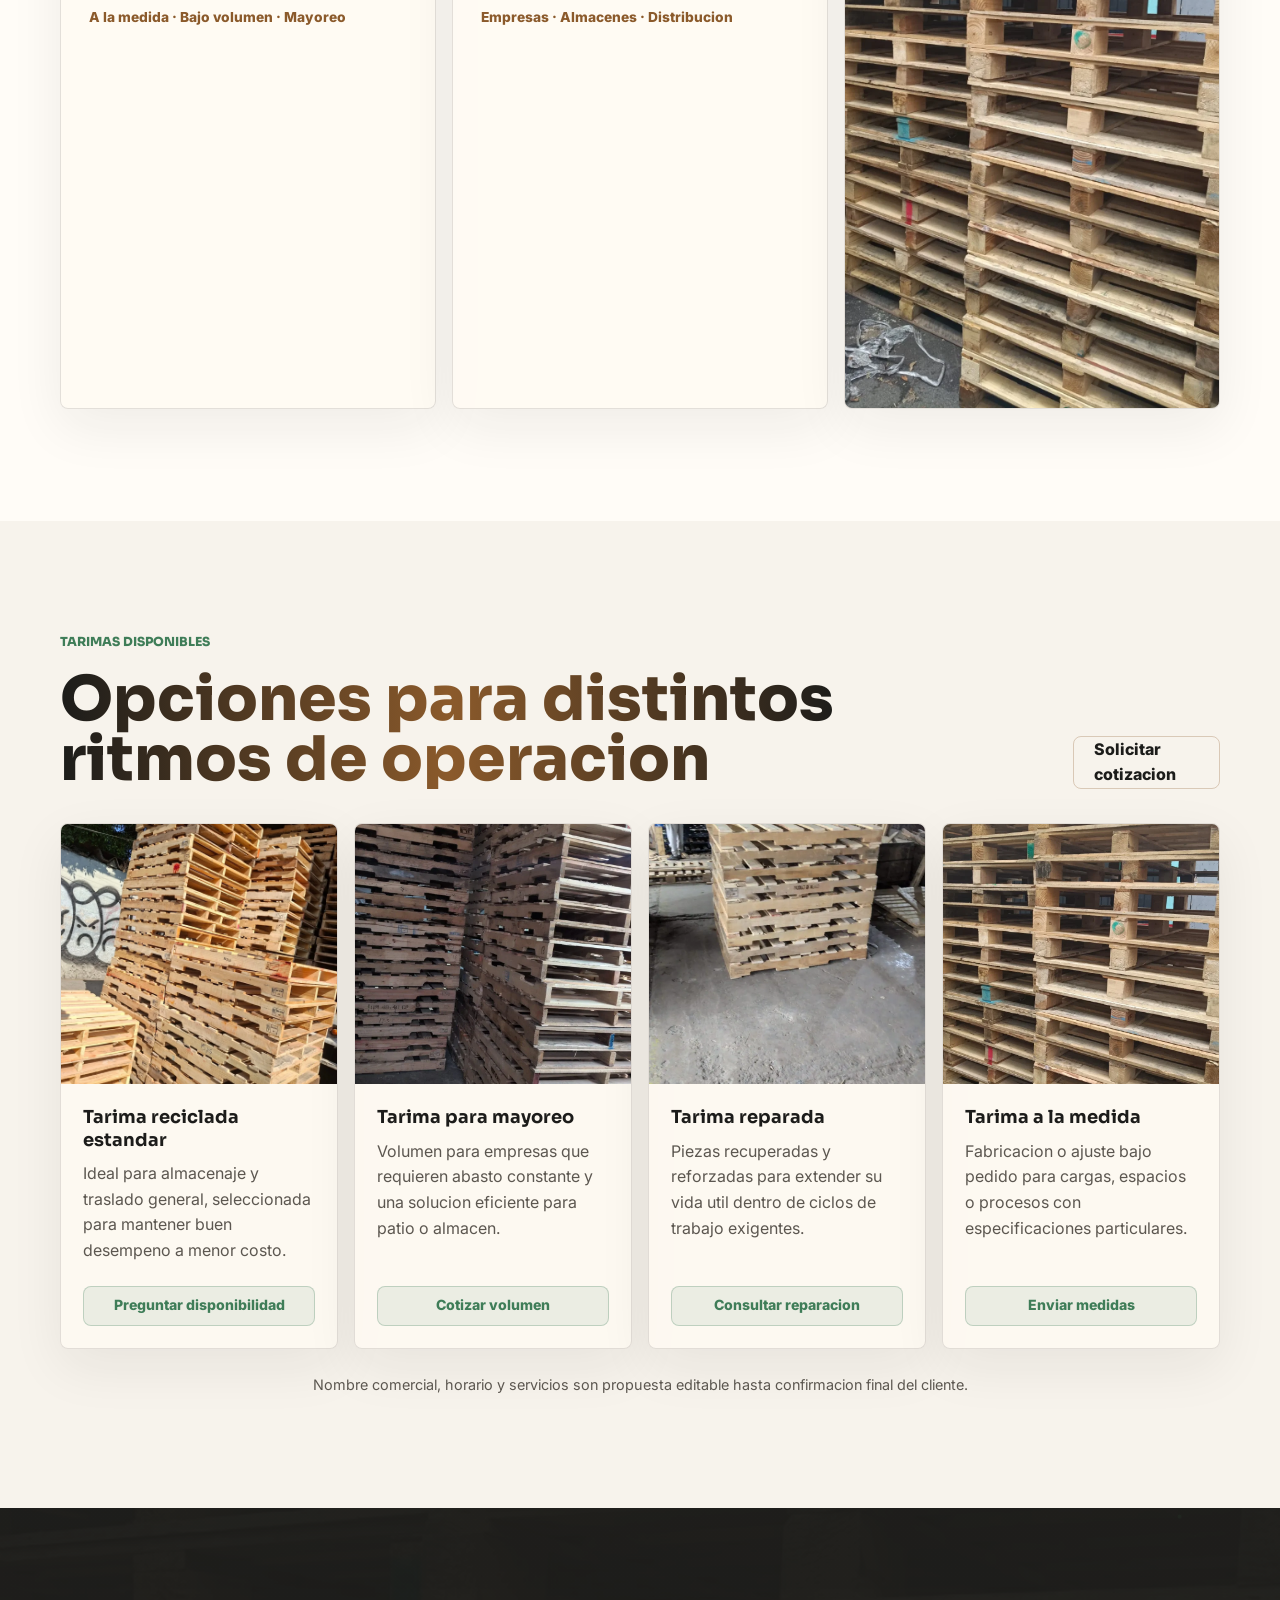
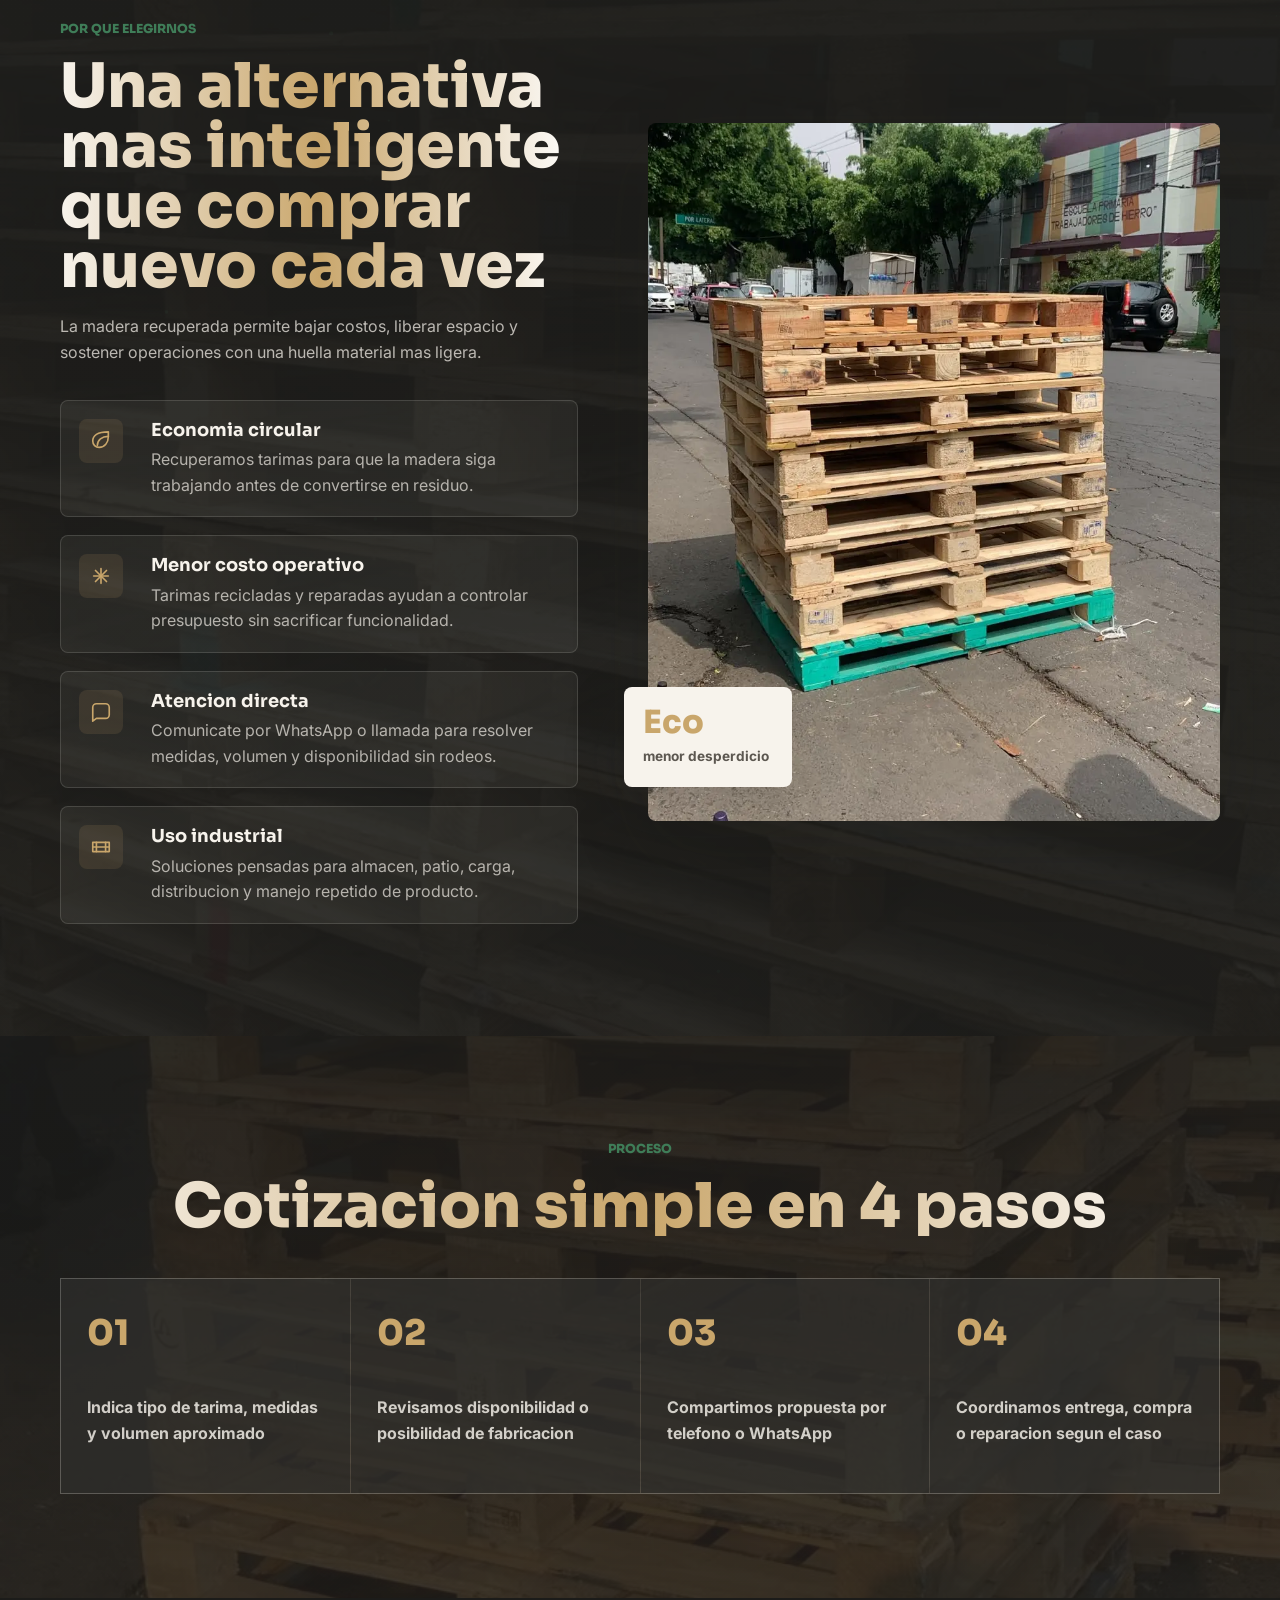
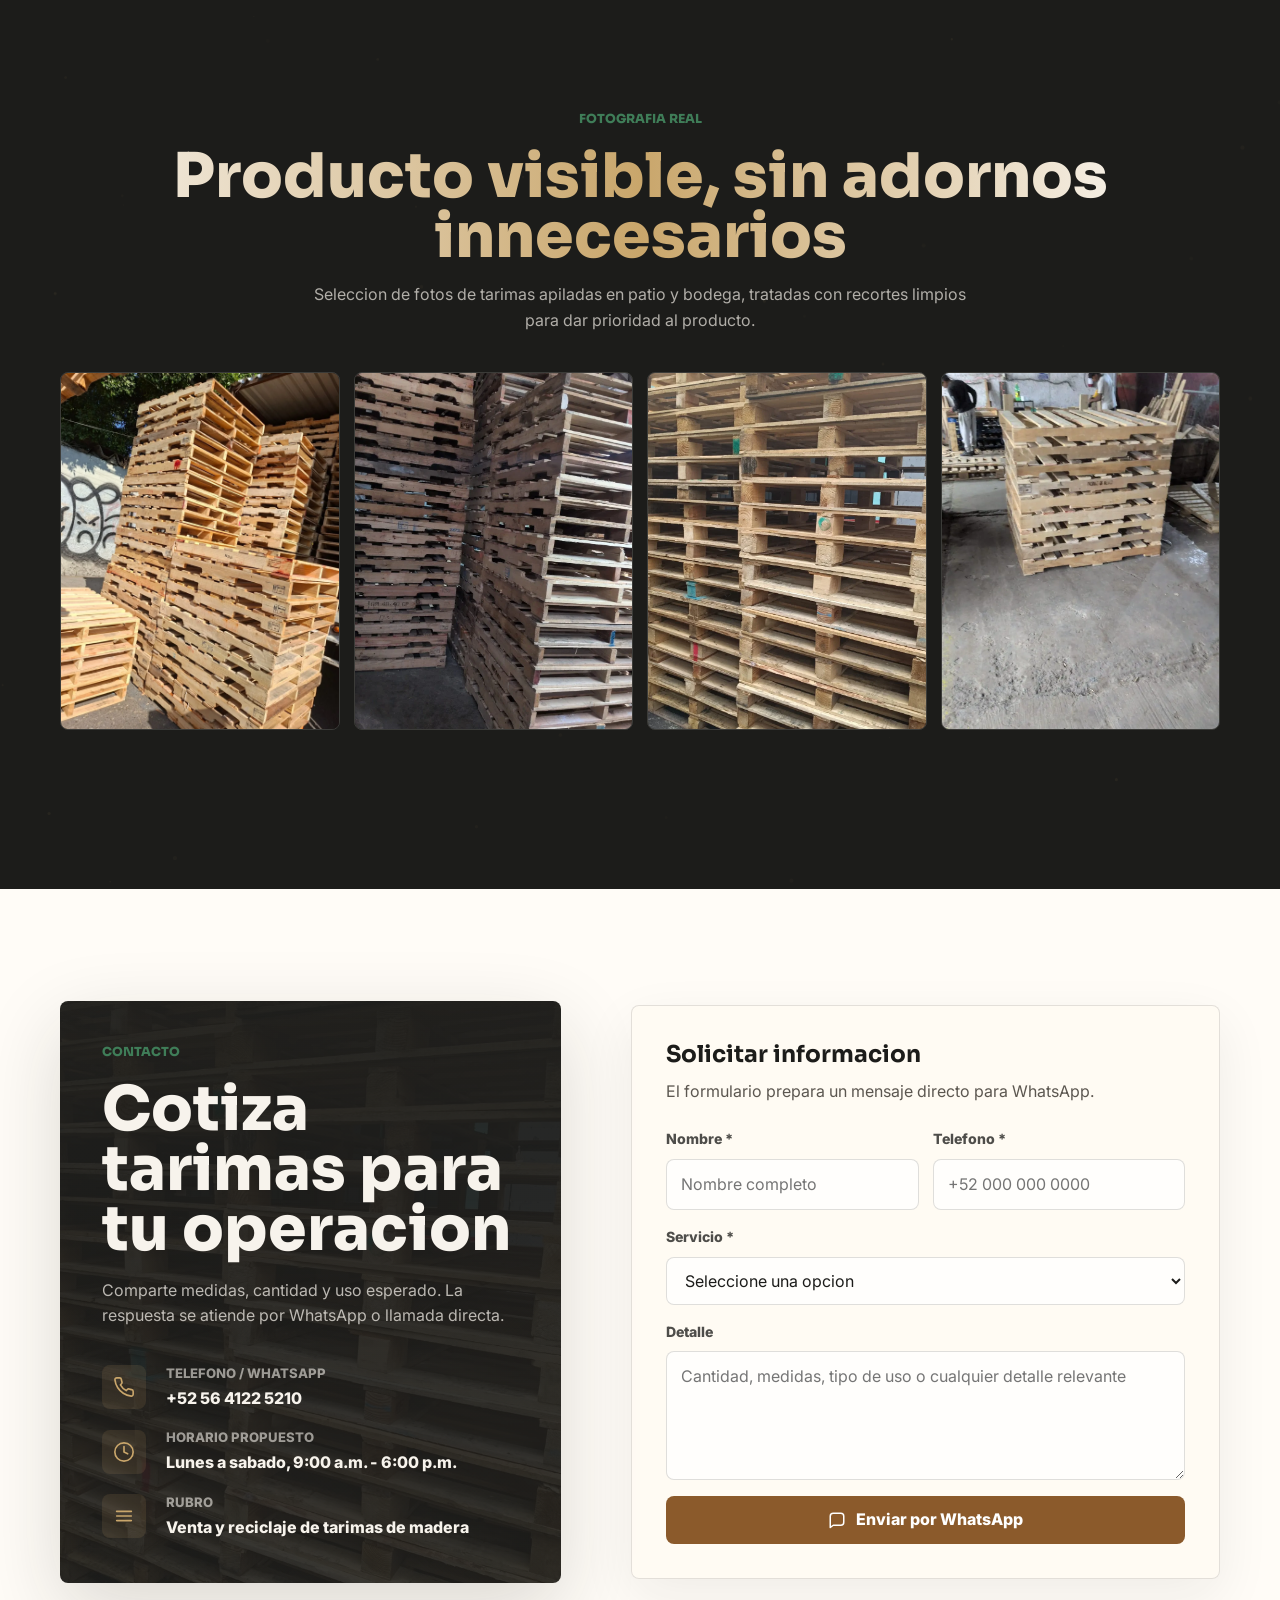
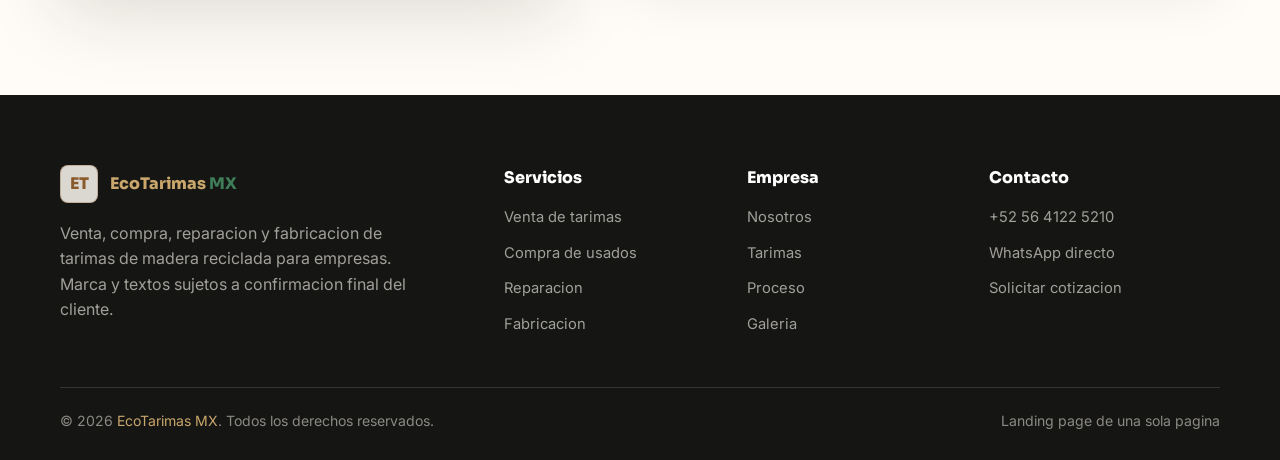
<file: fultorque.html>
<!DOCTYPE html>
<html lang="es">
<head>
  <meta charset="UTF-8">
  <meta name="viewport" content="width=device-width, initial-scale=1.0">
  <title>EcoTarimas MX | Venta y reciclaje de tarimas de madera</title>
  <meta name="description" content="EcoTarimas MX vende, compra, repara y fabrica tarimas de madera reciclada para empresas de logística, manufactura y comercio. Cotiza por WhatsApp al +52 56 4122 5210.">
  <meta name="keywords" content="tarimas de madera, pallets reciclados, venta de tarimas, compra de pallets usados, reparacion de tarimas, tarimas por mayoreo">
  <meta property="og:title" content="EcoTarimas MX | Tarimas de madera reciclada">
  <meta property="og:description" content="Venta, compra, reparacion y fabricacion de tarimas de madera con enfoque sustentable y atencion directa.">
  <meta property="og:type" content="website">
  <meta property="og:image" content="imagenes/tarimas-hero.webp">
  <link rel="preconnect" href="https://fonts.googleapis.com">
  <link rel="preconnect" href="https://fonts.gstatic.com" crossorigin>
  <link href="https://fonts.googleapis.com/css2?family=Inter:wght@400;500;600;700;800&family=Sora:wght@500;600;700;800&display=swap" rel="stylesheet">
  <link rel="stylesheet" href="styles.css">
</head>
<body>

<!-- LOADER -->
<div id="loader" aria-hidden="true">
  <div class="ld-mark">
    <span class="wordmark">EcoTarimas <em>MX</em></span>
    <div class="ld-ring"></div>
  </div>
  <p class="ld-tag">Madera recuperada para operaciones que no se detienen</p>
</div>

<!-- NAV -->
<nav id="nav" role="navigation" aria-label="Menu principal">
  <div class="nav-wrap">
    <a href="#hero" class="logo" aria-label="EcoTarimas MX">
      <span class="logo-mark" aria-hidden="true">ET</span>
      <span class="wordmark">EcoTarimas <em>MX</em></span>
    </a>
    <ul class="nav-links" role="list">
      <li><a href="#about">Nosotros</a></li>
      <li><a href="#services">Servicios</a></li>
      <li><a href="#inventario">Tarimas</a></li>
      <li><a href="#why">Ventajas</a></li>
      <li><a href="#contact" class="nav-cta">Cotizar</a></li>
    </ul>
    <button class="hamburger" id="ham" aria-label="Abrir menu" aria-expanded="false">
      <span></span><span></span><span></span>
    </button>
  </div>
</nav>

<div id="mob" class="mob-menu" role="navigation" aria-label="Menu movil">
  <a href="#about">Nosotros</a>
  <a href="#services">Servicios</a>
  <a href="#inventario">Tarimas</a>
  <a href="#why">Ventajas</a>
  <a href="#contact">Cotizar</a>
</div>

<main>

<!-- HERO -->
<section id="hero" aria-label="Encabezado principal">
  <div class="hero-bg" aria-hidden="true"></div>
  <div class="hero-ov" aria-hidden="true"></div>
  <canvas id="pcanvas" class="particle-canvas" aria-hidden="true"></canvas>

  <div class="hero-body">
    <div class="wrap">
      <p class="hero-eyebrow rev">Venta y reciclaje de tarimas de madera</p>
      <h1 class="hero-h1 rev d1">
        <span class="h1-line"><span class="h1-inner">Tarimas recicladas</span></span>
        <span class="h1-line"><span class="h1-inner">para empresas que</span></span>
        <span class="h1-line h1-accent"><span class="h1-inner">mueven todos los dias</span></span>
      </h1>
      <p class="hero-typewriter rev d2" aria-label="Servicios principales">
        <span class="tw-label">Soluciones:</span>
        <span class="tw-text" id="twText"></span><span class="tw-cursor" aria-hidden="true">|</span>
      </p>
      <p class="hero-p rev d3">
        Compra, reparacion, fabricacion y venta de tarimas de madera con enfoque de economia circular. Una alternativa solida, eficiente y sustentable para logistica, manufactura y comercio.
      </p>
      <div class="hero-btns rev d4">
        <a href="https://wa.me/525641225210?text=Hola%2C%20me%20interesa%20cotizar%20tarimas%20de%20madera%20con%20EcoTarimas%20MX" target="_blank" rel="noopener noreferrer" class="btn-primary">
          Cotizar por WhatsApp
          <svg width="16" height="16" viewBox="0 0 24 24" fill="none" aria-hidden="true">
            <path d="M5 12h14M13 6l6 6-6 6" stroke="currentColor" stroke-width="2" stroke-linecap="round" stroke-linejoin="round"/>
          </svg>
        </a>
        <a href="tel:+525641225210" class="btn-secondary">Llamar ahora</a>
      </div>
    </div>
  </div>

  <div class="hero-stats" aria-label="Datos clave">
    <div class="wrap">
      <div class="stats-row rev d5">
        <div class="stat-col">
          <span class="stat-val" data-hero-count="5" data-prefix="" data-suffix="">0</span>
          <span class="stat-lbl">Servicios principales</span>
        </div>
        <div class="stat-col">
          <span class="stat-val">Mayoreo</span>
          <span class="stat-lbl">Atencion a empresas</span>
        </div>
        <div class="stat-col">
          <span class="stat-val">L-S</span>
          <span class="stat-lbl">9:00 a.m. a 6:00 p.m.</span>
        </div>
        <div class="stat-col">
          <span class="stat-val">Eco</span>
          <span class="stat-lbl">Madera recuperada</span>
        </div>
      </div>
    </div>
  </div>

  <div class="hero-badge rev d4" aria-hidden="true">
    <span class="hb-dot"></span>
    <span class="hb-text">Economia circular aplicada a tu operacion</span>
  </div>
</section>

<!-- TRUST BAR -->
<section id="trust" aria-label="Servicios resumidos">
  <div class="wrap">
    <div class="trust-row rev">
      <p class="trust-label">Trabajamos con</p>
      <div class="trust-chips">
        <span class="trust-chip">Tarimas recicladas</span>
        <span class="trust-chip">Pallets usados</span>
        <span class="trust-chip">Reparacion</span>
        <span class="trust-chip">Fabricacion</span>
        <span class="trust-chip">Mayoreo</span>
        <span class="trust-chip">Medidas a la orden</span>
      </div>
    </div>
  </div>
</section>

<!-- ABOUT -->
<section id="about" class="section bg-warm">
  <div class="wrap">
    <div class="about-grid">
      <div class="about-img-wrap rev from-l">
        <div class="about-img-main">
          <img src="imagenes/tarimas-bodega.webp" alt="Tarimas de madera reciclada apiladas en bodega" loading="lazy">
        </div>
        <div class="about-accent">
          <p class="a-num">2da</p>
          <p class="a-lbl">vida para la madera</p>
        </div>
      </div>
      <div class="about-text rev">
        <p class="eyebrow">Quienes somos</p>
        <h2 class="heading heading--shine">Tarimas recuperadas con presencia corporativa</h2>
        <p>EcoTarimas MX es una propuesta de negocio dedicada a dar nueva vida a pallets y tarimas de madera mediante compra, reparacion y reventa para empresas que necesitan abastecimiento constante.</p>
        <p>El enfoque combina ahorro operativo, disponibilidad y responsabilidad ambiental: menos desperdicio de madera, mas uso util y una respuesta directa para cotizaciones por telefono o WhatsApp.</p>
        <div class="about-stats">
          <div class="a-stat">
            <p class="a-stat-n" data-count="5" data-prefix="" data-suffix=""></p>
            <p class="a-stat-l">Lineas de servicio</p>
          </div>
          <div class="a-stat">
            <p class="a-stat-n">L-S</p>
            <p class="a-stat-l">Horario propuesto</p>
          </div>
          <div class="a-stat">
            <p class="a-stat-n">B2B</p>
            <p class="a-stat-l">Venta por mayoreo</p>
          </div>
          <div class="a-stat">
            <p class="a-stat-n">MX</p>
            <p class="a-stat-l">Atencion directa</p>
          </div>
        </div>
      </div>
    </div>
  </div>
</section>

<!-- SERVICES -->
<section id="services" class="section bg-light">
  <div class="wrap">
    <div class="section-head section-head--center rev">
      <p class="eyebrow">Lo que hacemos</p>
      <h2 class="heading heading--shine">Servicios para mantener tu cadena de suministro en movimiento</h2>
      <p class="sub">Soluciones de tarimas para operaciones que buscan precio competitivo, disponibilidad y una alternativa mas sustentable.</p>
    </div>
    <div class="svc-grid">
      <article class="svc-card rev d1">
        <span class="svc-num" aria-hidden="true">01</span>
        <div class="svc-icon ic-wood" aria-hidden="true">
          <svg viewBox="0 0 24 24"><path d="M4 7h16M4 12h16M4 17h16M6 5v14M12 5v14M18 5v14"/></svg>
        </div>
        <h3>Venta de tarimas recicladas</h3>
        <p>Tarimas de madera recuperada para almacenaje, traslado y manejo de producto, con opciones estandar y seleccion por necesidad.</p>
        <p class="svc-models">Estandar · Reforzadas · Uso industrial</p>
      </article>

      <article class="svc-card rev d2">
        <span class="svc-num" aria-hidden="true">02</span>
        <div class="svc-icon ic-green" aria-hidden="true">
          <svg viewBox="0 0 24 24"><path d="M7 7h10v10H7z"/><path d="M4 4h3v3M20 4h-3v3M4 20h3v-3M20 20h-3v-3"/></svg>
        </div>
        <h3>Compra de pallets usados</h3>
        <p>Recibimos tarimas usadas para reincorporarlas al ciclo productivo y reducir desperdicio de madera en patios y bodegas.</p>
        <p class="svc-models">Recoleccion · Clasificacion · Recuperacion</p>
      </article>

      <article class="svc-card rev d3">
        <span class="svc-num" aria-hidden="true">03</span>
        <div class="svc-icon ic-wood" aria-hidden="true">
          <svg viewBox="0 0 24 24"><path d="M14 7l3 3-8 8H6v-3l8-8z"/><path d="M12 5l2-2 3 3-2 2"/></svg>
        </div>
        <h3>Reparacion y restauracion</h3>
        <p>Reemplazo de tablas, refuerzo estructural y recuperacion de piezas para alargar la vida util de tus tarimas.</p>
        <p class="svc-models">Diagnostico · Reparacion · Reuso</p>
      </article>

      <article class="svc-card rev d4">
        <span class="svc-num" aria-hidden="true">04</span>
        <div class="svc-icon ic-green" aria-hidden="true">
          <svg viewBox="0 0 24 24"><path d="M4 20V8l8-4 8 4v12"/><path d="M8 20v-7h8v7"/><path d="M10 8h4"/></svg>
        </div>
        <h3>Fabricacion bajo pedido</h3>
        <p>Produccion de tarimas nuevas o medidas especiales para cargas, anaqueles o procesos con requerimientos especificos.</p>
        <p class="svc-models">A la medida · Bajo volumen · Mayoreo</p>
      </article>

      <article class="svc-card rev d5">
        <span class="svc-num" aria-hidden="true">05</span>
        <div class="svc-icon ic-wood" aria-hidden="true">
          <svg viewBox="0 0 24 24"><path d="M3 7h11v10H3z"/><path d="M14 10h4l3 4v3h-7z"/><circle cx="7" cy="18" r="2"/><circle cx="18" cy="18" r="2"/></svg>
        </div>
        <h3>Entrega por mayoreo</h3>
        <p>Abastecimiento recurrente para empresas de logistica, manufactura, comercio y almacenes con demanda constante.</p>
        <p class="svc-models">Empresas · Almacenes · Distribucion</p>
      </article>

      <article class="svc-card svc-card--image rev d6">
        <img src="imagenes/tarimas-detalle.webp" alt="Detalle de tarimas de madera apiladas" loading="lazy">
      </article>
    </div>
  </div>
</section>

<!-- INVENTARIO -->
<section id="inventario" class="section bg-warm">
  <div class="wrap">
    <div class="prod-header rev">
      <div>
        <p class="eyebrow">Tarimas disponibles</p>
        <h2 class="heading heading--shine">Opciones para distintos ritmos de operacion</h2>
      </div>
      <a href="#contact" class="btn-outline">Solicitar cotizacion</a>
    </div>
    <div class="prod-grid">
      <article class="prod-card rev d1">
        <div class="prod-photo">
          <img src="imagenes/tarimas-hero.webp" alt="Pilas de tarimas de madera reciclada" loading="lazy">
        </div>
        <h3>Tarima reciclada estandar</h3>
        <p>Ideal para almacenaje y traslado general, seleccionada para mantener buen desempeno a menor costo.</p>
        <a class="prod-pill" href="https://wa.me/525641225210?text=Hola%2C%20quiero%20cotizar%20tarima%20reciclada%20estandar" target="_blank" rel="noopener noreferrer">Preguntar disponibilidad</a>
      </article>

      <article class="prod-card rev d2">
        <div class="prod-photo">
          <img src="imagenes/tarimas-bodega.webp" alt="Tarimas recicladas almacenadas en bodega" loading="lazy">
        </div>
        <h3>Tarima para mayoreo</h3>
        <p>Volumen para empresas que requieren abasto constante y una solucion eficiente para patio o almacen.</p>
        <a class="prod-pill" href="https://wa.me/525641225210?text=Hola%2C%20quiero%20cotizar%20tarimas%20por%20mayoreo" target="_blank" rel="noopener noreferrer">Cotizar volumen</a>
      </article>

      <article class="prod-card rev d3">
        <div class="prod-photo">
          <img src="imagenes/tarimas-taller.webp" alt="Tarimas de madera en area de trabajo" loading="lazy">
        </div>
        <h3>Tarima reparada</h3>
        <p>Piezas recuperadas y reforzadas para extender su vida util dentro de ciclos de trabajo exigentes.</p>
        <a class="prod-pill" href="https://wa.me/525641225210?text=Hola%2C%20quiero%20informacion%20sobre%20reparacion%20de%20tarimas" target="_blank" rel="noopener noreferrer">Consultar reparacion</a>
      </article>

      <article class="prod-card rev d4">
        <div class="prod-photo">
          <img src="imagenes/tarimas-detalle.webp" alt="Detalle frontal de pallets de madera" loading="lazy">
        </div>
        <h3>Tarima a la medida</h3>
        <p>Fabricacion o ajuste bajo pedido para cargas, espacios o procesos con especificaciones particulares.</p>
        <a class="prod-pill" href="https://wa.me/525641225210?text=Hola%2C%20necesito%20una%20tarima%20a%20la%20medida" target="_blank" rel="noopener noreferrer">Enviar medidas</a>
      </article>
    </div>
    <p class="prod-note rev">Nombre comercial, horario y servicios son propuesta editable hasta confirmacion final del cliente.</p>
  </div>
</section>

<!-- WHY -->
<section id="why" class="section bg-dark">
  <canvas id="pcanvasWhy" class="particle-canvas" aria-hidden="true"></canvas>
  <div class="wrap">
    <div class="why-grid">
      <div class="why-img-wrap rev from-r">
        <div class="why-img-main">
          <img src="imagenes/tarimas-calle.webp" alt="Pallets de madera listos para entrega" loading="lazy">
        </div>
        <div class="why-img-badge">
          <p class="wib-n">Eco</p>
          <p class="wib-l">menor desperdicio</p>
        </div>
      </div>
      <div class="why-content rev">
        <p class="eyebrow eyebrow--white">Por que elegirnos</p>
        <h2 class="heading heading--white heading--shine-dark">Una alternativa mas inteligente que comprar nuevo cada vez</h2>
        <p class="sub sub--white">La madera recuperada permite bajar costos, liberar espacio y sostener operaciones con una huella material mas ligera.</p>
        <div class="benefit-list">
          <div class="benefit">
            <div class="ben-icon" aria-hidden="true"><svg viewBox="0 0 24 24"><path d="M20 7c-7 0-12 4-12 10"/><path d="M20 7c0 7-4 12-10 12-4 0-7-3-7-7 0-6 5-10 17-10z"/></svg></div>
            <div>
              <h4>Economia circular</h4>
              <p>Recuperamos tarimas para que la madera siga trabajando antes de convertirse en residuo.</p>
            </div>
          </div>
          <div class="benefit">
            <div class="ben-icon" aria-hidden="true"><svg viewBox="0 0 24 24"><path d="M4 12h16"/><path d="M12 4v16"/><path d="M6 6l12 12"/><path d="M18 6L6 18"/></svg></div>
            <div>
              <h4>Menor costo operativo</h4>
              <p>Tarimas recicladas y reparadas ayudan a controlar presupuesto sin sacrificar funcionalidad.</p>
            </div>
          </div>
          <div class="benefit">
            <div class="ben-icon" aria-hidden="true"><svg viewBox="0 0 24 24"><path d="M21 15a4 4 0 0 1-4 4H7l-4 3V7a4 4 0 0 1 4-4h10a4 4 0 0 1 4 4z"/></svg></div>
            <div>
              <h4>Atencion directa</h4>
              <p>Comunicate por WhatsApp o llamada para resolver medidas, volumen y disponibilidad sin rodeos.</p>
            </div>
          </div>
          <div class="benefit">
            <div class="ben-icon" aria-hidden="true"><svg viewBox="0 0 24 24"><path d="M3 7h18v10H3z"/><path d="M7 7v10M17 7v10M3 12h18"/></svg></div>
            <div>
              <h4>Uso industrial</h4>
              <p>Soluciones pensadas para almacen, patio, carga, distribucion y manejo repetido de producto.</p>
            </div>
          </div>
        </div>
      </div>
    </div>
  </div>
</section>

<!-- COMO FUNCIONA -->
<section id="numbers">
  <div class="numbers-bg" aria-hidden="true"></div>
  <div class="wrap">
    <div class="section-head section-head--center rev">
      <p class="eyebrow eyebrow--white">Proceso</p>
      <h2 class="heading heading--white heading--shine-dark">Cotizacion simple en 4 pasos</h2>
    </div>
    <div class="numbers-grid">
      <div class="number-item rev d1">
        <p class="num-v">01</p>
        <p class="num-l">Indica tipo de tarima, medidas y volumen aproximado</p>
      </div>
      <div class="number-item rev d2">
        <p class="num-v">02</p>
        <p class="num-l">Revisamos disponibilidad o posibilidad de fabricacion</p>
      </div>
      <div class="number-item rev d3">
        <p class="num-v">03</p>
        <p class="num-l">Compartimos propuesta por telefono o WhatsApp</p>
      </div>
      <div class="number-item rev d4">
        <p class="num-v">04</p>
        <p class="num-l">Coordinamos entrega, compra o reparacion segun el caso</p>
      </div>
    </div>
  </div>
</section>

<!-- GALERIA -->
<section id="galeria">
  <canvas id="pcanvasGaleria" class="particle-canvas" aria-hidden="true"></canvas>
  <div class="wrap">
    <div class="brands-head rev">
      <p class="eyebrow eyebrow--white">Fotografia real</p>
      <h2 class="heading heading--white heading--shine-dark">Producto visible, sin adornos innecesarios</h2>
      <p class="brands-sub">Seleccion de fotos de tarimas apiladas en patio y bodega, tratadas con recortes limpios para dar prioridad al producto.</p>
    </div>
    <div class="brands-grid">
      <div class="brand-card rev d1"><img src="imagenes/tarimas-hero.webp" alt="Tarimas apiladas al exterior" loading="lazy"></div>
      <div class="brand-card rev d2"><img src="imagenes/tarimas-bodega.webp" alt="Tarimas apiladas en interior de bodega" loading="lazy"></div>
      <div class="brand-card rev d3"><img src="imagenes/tarimas-detalle.webp" alt="Textura y estructura de pallets de madera" loading="lazy"></div>
      <div class="brand-card rev d4"><img src="imagenes/tarimas-taller.webp" alt="Tarimas de madera en taller" loading="lazy"></div>
    </div>
    <p class="brands-note rev">Fotos convertidas a WebP para carga rapida y mejor rendimiento en la landing.</p>
  </div>
</section>

<!-- CONTACT -->
<section id="contact" class="section bg-light">
  <div class="wrap">
    <div class="contact-grid">
      <div class="contact-info rev from-l">
        <div class="contact-info-content">
          <p class="eyebrow eyebrow--white">Contacto</p>
          <h2 class="heading heading--white">Cotiza tarimas para tu operacion</h2>
          <p class="sub sub--white">Comparte medidas, cantidad y uso esperado. La respuesta se atiende por WhatsApp o llamada directa.</p>
          <div class="c-list">
            <div class="c-item">
              <div class="c-icon" aria-hidden="true"><svg viewBox="0 0 24 24"><path d="M22 16.92v3a2 2 0 0 1-2.18 2 19.8 19.8 0 0 1-8.63-3.07 19.5 19.5 0 0 1-6-6A19.8 19.8 0 0 1 2.12 4.18 2 2 0 0 1 4.11 2h3a2 2 0 0 1 2 1.72c.12.9.33 1.77.64 2.6a2 2 0 0 1-.45 2.11L8.1 9.63a16 16 0 0 0 6.27 6.27l1.2-1.2a2 2 0 0 1 2.11-.45c.83.31 1.7.52 2.6.64A2 2 0 0 1 22 16.92z"/></svg></div>
              <div>
                <p class="c-label">Telefono / WhatsApp</p>
                <p class="c-value"><a href="tel:+525641225210">+52 56 4122 5210</a></p>
              </div>
            </div>
            <div class="c-item">
              <div class="c-icon" aria-hidden="true"><svg viewBox="0 0 24 24"><circle cx="12" cy="12" r="10"/><path d="M12 6v6l4 2"/></svg></div>
              <div>
                <p class="c-label">Horario propuesto</p>
                <p class="c-value">Lunes a sabado, 9:00 a.m. - 6:00 p.m.</p>
              </div>
            </div>
            <div class="c-item">
              <div class="c-icon" aria-hidden="true"><svg viewBox="0 0 24 24"><path d="M4 7h16M4 12h16M4 17h16"/></svg></div>
              <div>
                <p class="c-label">Rubro</p>
                <p class="c-value">Venta y reciclaje de tarimas de madera</p>
              </div>
            </div>
          </div>
        </div>
      </div>

      <div class="rev">
        <div class="form-wrap">
          <h3>Solicitar informacion</h3>
          <p class="form-sub">El formulario prepara un mensaje directo para WhatsApp.</p>
          <form id="cForm" novalidate>
            <div class="frow">
              <div class="fg">
                <label class="fl" for="fn">Nombre *</label>
                <input class="fi" type="text" id="fn" name="nombre" placeholder="Nombre completo" required autocomplete="name">
              </div>
              <div class="fg">
                <label class="fl" for="ft">Telefono *</label>
                <input class="fi" type="tel" id="ft" name="telefono" placeholder="+52 000 000 0000" required autocomplete="tel">
              </div>
            </div>
            <div class="fg">
              <label class="fl" for="fs">Servicio *</label>
              <select class="fi" id="fs" name="servicio" required>
                <option value="">Seleccione una opcion</option>
                <option value="Venta de tarimas recicladas">Venta de tarimas recicladas</option>
                <option value="Compra de pallets usados">Compra de pallets usados</option>
                <option value="Reparacion de tarimas">Reparacion de tarimas</option>
                <option value="Fabricacion a la medida">Fabricacion a la medida</option>
                <option value="Mayoreo para empresa">Mayoreo para empresa</option>
              </select>
            </div>
            <div class="fg">
              <label class="fl" for="fm">Detalle</label>
              <textarea class="fi" id="fm" name="mensaje" rows="4" placeholder="Cantidad, medidas, tipo de uso o cualquier detalle relevante"></textarea>
            </div>
            <button type="submit" class="btn-submit">
              <svg width="18" height="18" viewBox="0 0 24 24" fill="none" aria-hidden="true">
                <path d="M21 15a4 4 0 0 1-4 4H7l-4 3V7a4 4 0 0 1 4-4h10a4 4 0 0 1 4 4z" stroke="currentColor" stroke-width="2" stroke-linecap="round" stroke-linejoin="round"/>
              </svg>
              Enviar por WhatsApp
            </button>
          </form>
        </div>
      </div>
    </div>
  </div>
</section>

</main>

<!-- FOOTER -->
<footer>
  <div class="wrap">
    <div class="foot-grid">
      <div>
        <div class="foot-logo">
          <span class="logo-mark" aria-hidden="true">ET</span>
          <span class="wordmark">EcoTarimas <em>MX</em></span>
        </div>
        <p class="foot-desc">Venta, compra, reparacion y fabricacion de tarimas de madera reciclada para empresas. Marca y textos sujetos a confirmacion final del cliente.</p>
      </div>
      <div>
        <p class="foot-col-title">Servicios</p>
        <ul class="foot-links">
          <li><a href="#services">Venta de tarimas</a></li>
          <li><a href="#services">Compra de usados</a></li>
          <li><a href="#services">Reparacion</a></li>
          <li><a href="#services">Fabricacion</a></li>
        </ul>
      </div>
      <div>
        <p class="foot-col-title">Empresa</p>
        <ul class="foot-links">
          <li><a href="#about">Nosotros</a></li>
          <li><a href="#inventario">Tarimas</a></li>
          <li><a href="#numbers">Proceso</a></li>
          <li><a href="#galeria">Galeria</a></li>
        </ul>
      </div>
      <div>
        <p class="foot-col-title">Contacto</p>
        <ul class="foot-links">
          <li><a href="tel:+525641225210">+52 56 4122 5210</a></li>
          <li><a href="https://wa.me/525641225210" target="_blank" rel="noopener noreferrer">WhatsApp directo</a></li>
          <li><a href="#contact">Solicitar cotizacion</a></li>
        </ul>
      </div>
    </div>
    <div class="foot-bottom">
      <p>&copy; 2026 <span>EcoTarimas MX</span>. Todos los derechos reservados.</p>
      <p>Landing page de una sola pagina</p>
    </div>
  </div>
</footer>

<!-- FLOATING ACTION BUTTONS -->
<div class="fab-stack">
  <a href="tel:+525641225210" class="fab-btn call-btn" aria-label="Llamar a EcoTarimas MX">
    <svg viewBox="0 0 24 24" width="22" height="22" aria-hidden="true">
      <path fill="currentColor" d="M6.62 10.79a15.1 15.1 0 0 0 6.59 6.59l2.2-2.2a1 1 0 0 1 1.02-.24c1.12.37 2.33.57 3.57.57a1 1 0 0 1 1 1V20a1 1 0 0 1-1 1C10.61 21 3 13.39 3 4a1 1 0 0 1 1-1h3.5a1 1 0 0 1 1 1c0 1.24.2 2.45.57 3.57a1 1 0 0 1-.25 1.02z"/>
    </svg>
  </a>
  <a href="https://wa.me/525641225210?text=Hola%2C%20me%20interesa%20cotizar%20tarimas%20de%20madera" target="_blank" rel="noopener noreferrer" class="fab-btn wa-btn" aria-label="Contactar por WhatsApp">
    <svg viewBox="0 0 24 24" width="24" height="24" aria-hidden="true">
      <path fill="currentColor" d="M17.47 14.38c-.3-.15-1.76-.87-2.03-.97-.27-.1-.47-.15-.67.15-.2.3-.77.97-.94 1.16-.17.2-.35.22-.64.08-.3-.15-1.26-.46-2.39-1.48-.88-.79-1.48-1.76-1.65-2.06-.17-.3-.02-.46.13-.61.13-.13.3-.35.45-.52.15-.17.2-.3.3-.5.1-.2.05-.37-.02-.52-.08-.15-.67-1.61-.92-2.21-.24-.58-.49-.5-.67-.51h-.57c-.2 0-.52.07-.79.37-.27.3-1.04 1.02-1.04 2.48s1.07 2.88 1.21 3.07c.15.2 2.1 3.2 5.08 4.49.71.31 1.26.49 1.69.63.71.23 1.36.2 1.87.12.57-.09 1.76-.72 2.01-1.41.25-.69.25-1.29.17-1.41-.07-.12-.27-.2-.57-.35M12.05 21.79h-.01a9.87 9.87 0 0 1-5.03-1.38l-.36-.21-3.74.98 1-3.65-.24-.37a9.86 9.86 0 0 1-1.51-5.26c0-5.45 4.44-9.88 9.89-9.88 2.64 0 5.12 1.03 6.99 2.9a9.82 9.82 0 0 1 2.89 6.99c0 5.45-4.44 9.88-9.87 9.88"/>
    </svg>
  </a>
</div>

<script src="script.js"></script>
</body>
</html>
</file>
<file: styles.css>
:root {
  --wood: #8b5a2b;
  --wood-2: #c9a66b;
  --dark: #1c1c1a;
  --dark-2: #282721;
  --eco: #3f7d58;
  --warm: #f7f3ec;
  --paper: #fffaf3;
  --muted: #5c5750;
  --line: rgba(28, 28, 26, 0.12);
  --line-dark: rgba(247, 243, 236, 0.14);
  --shadow: 0 26px 80px rgba(28, 28, 26, 0.16);
  --font-head: "Sora", "Inter", system-ui, sans-serif;
  --font-body: "Inter", system-ui, sans-serif;
}

* {
  box-sizing: border-box;
}

html {
  scroll-behavior: smooth;
}

body {
  margin: 0;
  background: var(--warm);
  color: var(--dark);
  font-family: var(--font-body);
  line-height: 1.6;
  overflow-x: hidden;
}

body.loading {
  overflow: hidden;
}

img {
  display: block;
  width: 100%;
  height: 100%;
  object-fit: cover;
}

a {
  color: inherit;
  text-decoration: none;
}

button,
input,
select,
textarea {
  font: inherit;
}

.wrap {
  width: min(1160px, calc(100% - 40px));
  margin: 0 auto;
}

.section {
  padding: 112px 0;
}

.bg-warm {
  background: var(--warm);
}

.bg-light {
  background: #fffcf7;
}

.bg-dark {
  position: relative;
  background:
    linear-gradient(180deg, rgba(28, 28, 26, 0.97), rgba(28, 28, 26, 0.94)),
    url("imagenes/tarimas-detalle.webp") center / cover;
  color: var(--warm);
  overflow: hidden;
}

.wordmark {
  color: var(--wood);
  font-family: var(--font-head);
  font-size: 1rem;
  font-weight: 800;
  letter-spacing: 0;
  white-space: nowrap;
}

.wordmark em {
  color: var(--eco);
  font-style: normal;
}

#loader {
  position: fixed;
  inset: 0;
  z-index: 1000;
  display: grid;
  place-items: center;
  align-content: center;
  gap: 20px;
  background: var(--dark);
  color: var(--warm);
  transition: opacity 0.45s ease, visibility 0.45s ease;
}

#loader.is-hidden {
  opacity: 0;
  visibility: hidden;
}

.ld-mark {
  position: relative;
  display: grid;
  place-items: center;
  width: 190px;
  height: 190px;
}

.ld-mark .wordmark {
  color: var(--wood-2);
  font-size: 1.2rem;
}

.ld-ring {
  position: absolute;
  inset: 0;
  border: 1px solid rgba(247, 243, 236, 0.16);
  border-top-color: var(--wood-2);
  border-right-color: var(--eco);
  border-radius: 999px;
  animation: spin 1s linear infinite;
}

.ld-tag {
  margin: 0;
  color: rgba(247, 243, 236, 0.72);
  font-size: 0.9rem;
  text-align: center;
  width: min(340px, calc(100% - 40px));
}

@keyframes spin {
  to { transform: rotate(360deg); }
}

#nav {
  position: fixed;
  inset: 0 0 auto;
  z-index: 50;
  border-bottom: 1px solid transparent;
  transition: background 0.25s ease, border-color 0.25s ease, box-shadow 0.25s ease;
}

#nav.scrolled,
#nav.open {
  background: rgba(247, 243, 236, 0.92);
  border-color: rgba(28, 28, 26, 0.08);
  box-shadow: 0 18px 50px rgba(28, 28, 26, 0.08);
  backdrop-filter: blur(16px);
}

.nav-wrap {
  width: min(1160px, calc(100% - 40px));
  min-height: 76px;
  margin: 0 auto;
  display: flex;
  align-items: center;
  justify-content: space-between;
  gap: 24px;
}

.logo,
.foot-logo {
  display: inline-flex;
  align-items: center;
  gap: 12px;
}

.logo-mark {
  display: grid;
  place-items: center;
  width: 38px;
  height: 38px;
  border: 1px solid rgba(139, 90, 43, 0.32);
  background: rgba(247, 243, 236, 0.88);
  color: var(--wood);
  border-radius: 8px;
  font-family: var(--font-head);
  font-weight: 800;
}

.nav-links {
  display: flex;
  align-items: center;
  gap: 8px;
  margin: 0;
  padding: 0;
  list-style: none;
}

.nav-links a {
  display: inline-flex;
  align-items: center;
  min-height: 40px;
  padding: 0 14px;
  border-radius: 8px;
  color: rgba(28, 28, 26, 0.72);
  font-size: 0.92rem;
  font-weight: 700;
  transition: color 0.2s ease, background 0.2s ease;
}

.nav-links a:hover {
  background: rgba(139, 90, 43, 0.08);
  color: var(--dark);
}

.nav-links .nav-cta {
  background: var(--dark);
  color: var(--warm);
}

.nav-links .nav-cta:hover {
  background: var(--wood);
  color: #fff;
}

.hamburger {
  display: none;
  width: 42px;
  height: 42px;
  border: 1px solid rgba(28, 28, 26, 0.14);
  background: rgba(247, 243, 236, 0.86);
  border-radius: 8px;
  cursor: pointer;
}

.hamburger span {
  display: block;
  width: 18px;
  height: 2px;
  margin: 4px auto;
  background: var(--dark);
  transition: transform 0.2s ease, opacity 0.2s ease;
}

.hamburger.is-open span:nth-child(1) {
  transform: translateY(6px) rotate(45deg);
}

.hamburger.is-open span:nth-child(2) {
  opacity: 0;
}

.hamburger.is-open span:nth-child(3) {
  transform: translateY(-6px) rotate(-45deg);
}

.mob-menu {
  position: fixed;
  top: 76px;
  left: 20px;
  right: 20px;
  z-index: 45;
  display: grid;
  gap: 4px;
  padding: 12px;
  border: 1px solid rgba(28, 28, 26, 0.1);
  background: rgba(247, 243, 236, 0.96);
  border-radius: 8px;
  box-shadow: var(--shadow);
  transform: translateY(-12px);
  opacity: 0;
  visibility: hidden;
  transition: 0.2s ease;
}

.mob-menu.is-open {
  transform: translateY(0);
  opacity: 1;
  visibility: visible;
}

.mob-menu a {
  padding: 12px;
  border-radius: 8px;
  font-weight: 700;
}

#hero {
  position: relative;
  min-height: calc(100svh - 36px);
  display: grid;
  align-items: center;
  overflow: hidden;
  background: var(--dark);
  color: var(--warm);
}

.hero-bg,
.hero-ov {
  position: absolute;
  inset: 0;
}

.hero-bg {
  background: url("imagenes/tarimas-hero.webp") center 42% / cover;
  transform: scale(1.04);
  animation: heroZoom 12s ease-out forwards;
}

.hero-ov {
  background:
    linear-gradient(90deg, rgba(28, 28, 26, 0.94) 0%, rgba(28, 28, 26, 0.78) 46%, rgba(28, 28, 26, 0.26) 100%),
    linear-gradient(180deg, rgba(28, 28, 26, 0.32), rgba(28, 28, 26, 0.82));
}

@keyframes heroZoom {
  to { transform: scale(1); }
}

.particle-canvas {
  position: absolute;
  inset: 0;
  width: 100%;
  height: 100%;
  pointer-events: none;
  opacity: 0.28;
}

.hero-body {
  position: relative;
  z-index: 2;
  padding: 150px 0 220px;
}

.hero-eyebrow,
.eyebrow {
  margin: 0 0 16px;
  color: var(--eco);
  font-family: var(--font-head);
  font-size: 0.78rem;
  font-weight: 800;
  letter-spacing: 0;
  text-transform: uppercase;
}

.hero-eyebrow {
  color: var(--wood-2);
}

.hero-h1,
.heading {
  margin: 0;
  color: var(--dark);
  font-family: var(--font-head);
  font-weight: 800;
  letter-spacing: 0;
  line-height: 0.98;
}

.hero-h1 {
  width: min(860px, 100%);
  color: var(--warm);
  font-size: clamp(3.15rem, 9vw, 6.6rem);
}

.h1-line {
  display: block;
  overflow: hidden;
}

.h1-inner {
  display: inline-block;
  animation: titleRise 0.9s cubic-bezier(0.2, 0.7, 0.1, 1) both;
}

.h1-line:nth-child(2) .h1-inner { animation-delay: 0.08s; }
.h1-line:nth-child(3) .h1-inner { animation-delay: 0.16s; }

.h1-accent {
  color: var(--wood-2);
}

@keyframes titleRise {
  from { transform: translateY(110%); }
  to { transform: translateY(0); }
}

.hero-typewriter {
  display: flex;
  align-items: center;
  gap: 8px;
  min-height: 34px;
  margin: 28px 0 0;
  color: rgba(247, 243, 236, 0.9);
  font-weight: 700;
}

.tw-label {
  color: var(--wood-2);
}

.tw-text {
  color: #fff;
}

.tw-cursor {
  color: var(--eco);
  animation: blink 0.8s step-end infinite;
}

@keyframes blink {
  50% { opacity: 0; }
}

.hero-p {
  width: min(650px, 100%);
  margin: 22px 0 0;
  color: rgba(247, 243, 236, 0.76);
  font-size: 1.08rem;
}

.hero-btns {
  display: flex;
  flex-wrap: wrap;
  gap: 12px;
  margin-top: 34px;
}

.btn-primary,
.btn-secondary,
.btn-outline,
.btn-submit {
  display: inline-flex;
  align-items: center;
  justify-content: center;
  gap: 10px;
  min-height: 48px;
  padding: 0 20px;
  border-radius: 8px;
  border: 1px solid transparent;
  font-weight: 800;
  cursor: pointer;
  transition: transform 0.2s ease, background 0.2s ease, border-color 0.2s ease, color 0.2s ease;
}

.btn-primary {
  background: var(--wood);
  color: #fff;
}

.btn-primary:hover,
.btn-submit:hover {
  background: #744820;
  transform: translateY(-2px);
}

.btn-secondary {
  border-color: rgba(247, 243, 236, 0.28);
  color: var(--warm);
}

.btn-secondary:hover {
  border-color: var(--wood-2);
  background: rgba(201, 166, 107, 0.12);
}

.btn-outline {
  border-color: rgba(139, 90, 43, 0.28);
  color: var(--dark);
}

.btn-outline:hover {
  border-color: var(--wood);
  background: rgba(139, 90, 43, 0.08);
}

.hero-stats {
  position: absolute;
  left: 0;
  right: 0;
  bottom: 0;
  z-index: 3;
  border-top: 1px solid var(--line-dark);
  background: rgba(28, 28, 26, 0.72);
  backdrop-filter: blur(16px);
}

.stats-row {
  display: grid;
  grid-template-columns: repeat(4, 1fr);
}

.stat-col {
  min-height: 118px;
  padding: 26px 28px;
  border-left: 1px solid var(--line-dark);
}

.stat-col:last-child {
  border-right: 1px solid var(--line-dark);
}

.stat-val {
  display: block;
  color: var(--warm);
  font-family: var(--font-head);
  font-size: clamp(1.45rem, 2.6vw, 2.3rem);
  font-weight: 800;
  line-height: 1;
}

.stat-lbl {
  display: block;
  margin-top: 10px;
  color: rgba(247, 243, 236, 0.66);
  font-size: 0.88rem;
}

.hero-badge {
  position: absolute;
  right: 34px;
  bottom: 142px;
  z-index: 3;
  display: inline-flex;
  align-items: center;
  gap: 10px;
  max-width: min(360px, calc(100vw - 68px));
  padding: 12px 14px;
  border: 1px solid var(--line-dark);
  background: rgba(28, 28, 26, 0.72);
  color: rgba(247, 243, 236, 0.78);
  border-radius: 8px;
  backdrop-filter: blur(14px);
  font-size: 0.88rem;
  font-weight: 700;
}

.hb-dot {
  width: 9px;
  height: 9px;
  border-radius: 99px;
  background: var(--eco);
  box-shadow: 0 0 0 8px rgba(63, 125, 88, 0.18);
}

#trust {
  padding: 26px 0;
  border-bottom: 1px solid var(--line);
  background: var(--paper);
}

.trust-row {
  display: flex;
  align-items: center;
  gap: 22px;
}

.trust-label {
  margin: 0;
  color: var(--muted);
  font-size: 0.84rem;
  font-weight: 800;
  text-transform: uppercase;
}

.trust-chips {
  display: flex;
  flex-wrap: wrap;
  gap: 8px;
}

.trust-chip,
.tag {
  display: inline-flex;
  align-items: center;
  min-height: 34px;
  padding: 0 12px;
  border: 1px solid rgba(139, 90, 43, 0.16);
  background: rgba(139, 90, 43, 0.07);
  color: rgba(28, 28, 26, 0.78);
  border-radius: 8px;
  font-size: 0.84rem;
  font-weight: 700;
}

.about-grid,
.why-grid,
.contact-grid {
  display: grid;
  grid-template-columns: minmax(0, 0.92fr) minmax(0, 1.08fr);
  align-items: center;
  gap: 70px;
}

.about-img-wrap,
.why-img-wrap {
  position: relative;
}

.about-img-main,
.why-img-main {
  aspect-ratio: 0.82;
  overflow: hidden;
  border-radius: 8px;
  box-shadow: var(--shadow);
}

.about-img-main img {
  object-position: 54% 50%;
}

.about-accent,
.why-img-badge {
  position: absolute;
  right: -24px;
  bottom: 34px;
  width: 168px;
  padding: 18px;
  border: 1px solid rgba(247, 243, 236, 0.18);
  background: var(--dark);
  color: var(--warm);
  border-radius: 8px;
  box-shadow: 0 22px 60px rgba(28, 28, 26, 0.22);
}

.a-num,
.wib-n {
  margin: 0;
  color: var(--wood-2);
  font-family: var(--font-head);
  font-size: 2rem;
  font-weight: 800;
  line-height: 1;
}

.a-lbl,
.wib-l {
  margin: 8px 0 0;
  color: rgba(247, 243, 236, 0.72);
  font-size: 0.85rem;
  font-weight: 700;
}

.heading {
  font-size: clamp(2rem, 4.8vw, 4.15rem);
}

.heading--white {
  color: var(--warm);
}

.heading--shine {
  background: linear-gradient(90deg, var(--dark), var(--wood), var(--dark));
  -webkit-background-clip: text;
  background-clip: text;
  color: transparent;
}

.heading--shine-dark {
  background: linear-gradient(90deg, var(--warm), var(--wood-2), #fff);
  -webkit-background-clip: text;
  background-clip: text;
  color: transparent;
}

.about-text p:not(.eyebrow),
.sub {
  color: var(--muted);
  font-size: 1rem;
}

.sub {
  width: min(680px, 100%);
  margin: 18px auto 0;
}

.sub--white {
  color: rgba(247, 243, 236, 0.72);
}

.about-stats {
  display: grid;
  grid-template-columns: repeat(4, 1fr);
  gap: 10px;
  margin-top: 34px;
}

.a-stat {
  min-height: 112px;
  padding: 18px;
  border: 1px solid var(--line);
  background: rgba(255, 250, 243, 0.68);
  border-radius: 8px;
}

.a-stat-n {
  margin: 0;
  color: var(--wood);
  font-family: var(--font-head);
  font-size: 1.55rem;
  font-weight: 800;
}

.a-stat-l {
  margin: 8px 0 0;
  color: var(--muted);
  font-size: 0.84rem;
  font-weight: 700;
}

.section-head {
  margin-bottom: 42px;
}

.section-head--center {
  text-align: center;
}

.section-head--center .eyebrow {
  margin-left: auto;
  margin-right: auto;
}

.svc-grid {
  display: grid;
  grid-template-columns: repeat(3, minmax(0, 1fr));
  gap: 16px;
}

.svc-card,
.prod-card,
.form-wrap {
  border: 1px solid var(--line);
  background: rgba(255, 250, 243, 0.78);
  border-radius: 8px;
  box-shadow: 0 18px 54px rgba(28, 28, 26, 0.07);
}

.svc-card {
  position: relative;
  min-height: 312px;
  padding: 28px;
  overflow: hidden;
}

.svc-card:hover,
.prod-card:hover {
  transform: translateY(-4px);
  transition: transform 0.24s ease, box-shadow 0.24s ease;
  box-shadow: 0 24px 70px rgba(28, 28, 26, 0.13);
}

.svc-num {
  color: rgba(139, 90, 43, 0.32);
  font-family: var(--font-head);
  font-size: 0.82rem;
  font-weight: 800;
}

.svc-icon,
.ben-icon,
.c-icon {
  display: grid;
  place-items: center;
  width: 44px;
  height: 44px;
  margin-top: 22px;
  border-radius: 8px;
}

.svc-icon svg,
.ben-icon svg,
.c-icon svg {
  width: 22px;
  height: 22px;
  fill: none;
  stroke: currentColor;
  stroke-width: 1.8;
  stroke-linecap: round;
  stroke-linejoin: round;
}

.ic-wood {
  background: rgba(139, 90, 43, 0.12);
  color: var(--wood);
}

.ic-green {
  background: rgba(63, 125, 88, 0.12);
  color: var(--eco);
}

.svc-card h3,
.prod-card h3,
.form-wrap h3,
.benefit h4 {
  margin: 18px 0 10px;
  color: var(--dark);
  font-family: var(--font-head);
  font-size: 1.12rem;
  line-height: 1.25;
}

.svc-card p,
.prod-card p,
.form-sub {
  color: var(--muted);
  margin: 0;
}

.svc-models {
  margin-top: 16px !important;
  color: var(--wood) !important;
  font-size: 0.86rem;
  font-weight: 800;
}

.svc-card--image {
  padding: 0;
  min-height: 312px;
}

.svc-card--image img {
  object-position: 54% 42%;
}

.prod-header {
  display: flex;
  align-items: end;
  justify-content: space-between;
  gap: 24px;
  margin-bottom: 34px;
}

.prod-header .heading {
  width: min(780px, 100%);
}

.prod-grid {
  display: grid;
  grid-template-columns: repeat(4, minmax(0, 1fr));
  gap: 16px;
}

.prod-card {
  display: flex;
  flex-direction: column;
  overflow: hidden;
}

.prod-photo {
  aspect-ratio: 1.06;
  overflow: hidden;
}

.prod-photo img {
  transition: transform 0.55s ease;
}

.prod-card:hover .prod-photo img {
  transform: scale(1.05);
}

.prod-card h3,
.prod-card p {
  padding: 0 22px;
}

.prod-card h3 {
  margin-top: 22px;
}

.prod-card p {
  flex: 1;
}

.prod-pill {
  display: inline-flex;
  align-items: center;
  justify-content: center;
  min-height: 40px;
  margin: 22px;
  padding: 0 14px;
  border: 1px solid rgba(63, 125, 88, 0.26);
  background: rgba(63, 125, 88, 0.09);
  color: var(--eco);
  border-radius: 8px;
  font-size: 0.88rem;
  font-weight: 800;
}

.prod-note,
.brands-note {
  margin: 24px 0 0;
  color: var(--muted);
  font-size: 0.9rem;
  text-align: center;
}

.why-grid {
  grid-template-columns: minmax(0, 0.95fr) minmax(0, 1.05fr);
}

.why-img-wrap {
  order: 2;
}

.why-img-main img {
  object-position: 52% 64%;
}

.why-img-badge {
  left: -24px;
  right: auto;
  background: var(--warm);
  color: var(--dark);
}

.why-img-badge .wib-l {
  color: var(--muted);
}

.benefit-list {
  display: grid;
  gap: 18px;
  margin-top: 34px;
}

.benefit {
  display: grid;
  grid-template-columns: 54px minmax(0, 1fr);
  gap: 18px;
  padding: 18px;
  border: 1px solid var(--line-dark);
  background: rgba(247, 243, 236, 0.055);
  border-radius: 8px;
}

.benefit .ben-icon {
  margin-top: 0;
  background: rgba(201, 166, 107, 0.12);
  color: var(--wood-2);
}

.benefit h4 {
  margin: 0 0 6px;
  color: var(--warm);
}

.benefit p {
  margin: 0;
  color: rgba(247, 243, 236, 0.68);
}

#numbers {
  position: relative;
  padding: 104px 0;
  overflow: hidden;
  background:
    linear-gradient(180deg, rgba(28, 28, 26, 0.93), rgba(28, 28, 26, 0.86)),
    url("imagenes/tarimas-patio.webp") center 54% / cover;
  color: var(--warm);
}

.numbers-grid {
  display: grid;
  grid-template-columns: repeat(4, minmax(0, 1fr));
  gap: 1px;
  border: 1px solid var(--line-dark);
  background: var(--line-dark);
}

.number-item {
  min-height: 214px;
  padding: 26px;
  background: rgba(28, 28, 26, 0.58);
}

.num-v {
  margin: 0 0 34px;
  color: var(--wood-2);
  font-family: var(--font-head);
  font-size: 2.2rem;
  font-weight: 800;
}

.num-l {
  margin: 0;
  color: rgba(247, 243, 236, 0.82);
  font-weight: 700;
}

#galeria {
  position: relative;
  padding: 112px 0;
  background: var(--dark);
  color: var(--warm);
  overflow: hidden;
}

.brands-head {
  text-align: center;
  margin-bottom: 38px;
}

.brands-sub {
  width: min(680px, 100%);
  margin: 16px auto 0;
  color: rgba(247, 243, 236, 0.68);
}

.brands-grid {
  display: grid;
  grid-template-columns: repeat(4, minmax(0, 1fr));
  gap: 14px;
}

.brand-card {
  aspect-ratio: 0.78;
  overflow: hidden;
  border: 1px solid var(--line-dark);
  border-radius: 8px;
}

.brand-card img {
  transition: transform 0.7s ease, filter 0.7s ease;
}

.brand-card:hover img {
  transform: scale(1.05);
  filter: saturate(1.04) contrast(1.02);
}

.brands-note {
  color: rgba(247, 243, 236, 0.62);
}

.contact-grid {
  grid-template-columns: minmax(0, 0.92fr) minmax(0, 1.08fr);
}

.contact-info {
  position: relative;
  overflow: hidden;
  border-radius: 8px;
  background:
    linear-gradient(180deg, rgba(28, 28, 26, 0.94), rgba(28, 28, 26, 0.88)),
    url("imagenes/tarimas-detalle.webp") center / cover;
  box-shadow: var(--shadow);
}

.contact-info-content {
  padding: 42px;
}

.c-list {
  display: grid;
  gap: 16px;
  margin-top: 34px;
}

.c-item {
  display: grid;
  grid-template-columns: 50px minmax(0, 1fr);
  gap: 14px;
  align-items: center;
}

.c-icon {
  margin-top: 0;
  background: rgba(201, 166, 107, 0.12);
  color: var(--wood-2);
}

.c-label {
  margin: 0 0 2px;
  color: rgba(247, 243, 236, 0.58);
  font-size: 0.82rem;
  font-weight: 800;
  text-transform: uppercase;
}

.c-value {
  margin: 0;
  color: var(--warm);
  font-weight: 800;
}

.form-wrap {
  padding: 34px;
}

.form-wrap h3 {
  margin-top: 0;
  font-size: 1.45rem;
}

.form-sub {
  margin-bottom: 24px;
}

.frow {
  display: grid;
  grid-template-columns: repeat(2, minmax(0, 1fr));
  gap: 14px;
}

.fg {
  display: grid;
  gap: 8px;
  margin-bottom: 16px;
}

.fl {
  color: rgba(28, 28, 26, 0.78);
  font-size: 0.88rem;
  font-weight: 800;
}

.fi {
  width: 100%;
  min-height: 48px;
  padding: 12px 14px;
  border: 1px solid rgba(28, 28, 26, 0.14);
  background: rgba(255, 255, 255, 0.72);
  color: var(--dark);
  border-radius: 8px;
  outline: none;
  transition: border-color 0.2s ease, box-shadow 0.2s ease;
}

textarea.fi {
  resize: vertical;
}

.fi:focus {
  border-color: var(--wood);
  box-shadow: 0 0 0 4px rgba(139, 90, 43, 0.12);
}

.fi.is-invalid {
  border-color: #a43d2f;
  box-shadow: 0 0 0 4px rgba(164, 61, 47, 0.12);
}

.btn-submit {
  width: 100%;
  background: var(--wood);
  color: #fff;
}

footer {
  padding: 70px 0 28px;
  background: #151513;
  color: var(--warm);
}

.foot-grid {
  display: grid;
  grid-template-columns: 1.4fr 0.7fr 0.7fr 0.8fr;
  gap: 40px;
}

.foot-logo .wordmark {
  color: var(--wood-2);
}

.foot-desc {
  width: min(380px, 100%);
  margin: 18px 0 0;
  color: rgba(247, 243, 236, 0.62);
}

.foot-col-title {
  margin: 0 0 14px;
  color: #fff;
  font-family: var(--font-head);
  font-weight: 800;
}

.foot-links {
  display: grid;
  gap: 10px;
  margin: 0;
  padding: 0;
  list-style: none;
}

.foot-links a {
  color: rgba(247, 243, 236, 0.62);
  font-size: 0.92rem;
}

.foot-links a:hover {
  color: var(--wood-2);
}

.foot-bottom {
  display: flex;
  justify-content: space-between;
  gap: 20px;
  margin-top: 50px;
  padding-top: 22px;
  border-top: 1px solid var(--line-dark);
  color: rgba(247, 243, 236, 0.52);
  font-size: 0.88rem;
}

.foot-bottom p {
  margin: 0;
}

.foot-bottom span {
  color: var(--wood-2);
}

.fab-stack {
  position: fixed;
  right: 22px;
  bottom: 22px;
  z-index: 40;
  display: grid;
  gap: 10px;
}

.fab-btn {
  display: grid;
  place-items: center;
  width: 52px;
  height: 52px;
  border-radius: 8px;
  box-shadow: 0 18px 46px rgba(28, 28, 26, 0.24);
  transition: transform 0.2s ease;
}

.fab-btn:hover {
  transform: translateY(-3px);
}

.call-btn {
  background: var(--dark);
  color: var(--warm);
}

.wa-btn {
  background: var(--eco);
  color: #fff;
}

.js .rev {
  opacity: 0;
  transform: translateY(24px);
  transition: opacity 0.7s ease, transform 0.7s cubic-bezier(0.2, 0.7, 0.1, 1);
}

.js .rev.from-l {
  transform: translateX(-24px);
}

.js .rev.from-r {
  transform: translateX(24px);
}

.js .rev.in {
  opacity: 1;
  transform: translate(0, 0);
}

.d1 { transition-delay: 0.06s; }
.d2 { transition-delay: 0.12s; }
.d3 { transition-delay: 0.18s; }
.d4 { transition-delay: 0.24s; }
.d5 { transition-delay: 0.3s; }
.d6 { transition-delay: 0.36s; }

@media (max-width: 980px) {
  .nav-links {
    display: none;
  }

  .hamburger {
    display: block;
  }

  .hero-body {
    padding: 132px 0 250px;
  }

  .hero-ov {
    background:
      linear-gradient(90deg, rgba(28, 28, 26, 0.96), rgba(28, 28, 26, 0.72)),
      linear-gradient(180deg, rgba(28, 28, 26, 0.32), rgba(28, 28, 26, 0.86));
  }

  .stats-row,
  .about-grid,
  .why-grid,
  .contact-grid,
  .foot-grid {
    grid-template-columns: 1fr;
  }

  .stats-row {
    grid-template-columns: repeat(2, 1fr);
  }

  .stat-col:nth-child(2n) {
    border-right: 1px solid var(--line-dark);
  }

  .about-stats,
  .prod-grid,
  .numbers-grid,
  .brands-grid {
    grid-template-columns: repeat(2, minmax(0, 1fr));
  }

  .svc-grid {
    grid-template-columns: repeat(2, minmax(0, 1fr));
  }

  .why-img-wrap {
    order: 0;
  }

  .about-img-main,
  .why-img-main {
    aspect-ratio: 1.24;
  }
}

@media (max-width: 680px) {
  .wrap,
  .nav-wrap {
    width: min(100% - 28px, 1160px);
  }

  .section,
  #galeria {
    padding: 78px 0;
  }

  .nav-wrap {
    min-height: 68px;
  }

  .mob-menu {
    top: 68px;
    left: 14px;
    right: 14px;
  }

  .wordmark {
    font-size: 0.94rem;
  }

  .logo-mark {
    width: 34px;
    height: 34px;
    font-size: 0.82rem;
  }

  #hero {
    min-height: calc(100svh - 32px);
  }

  .hero-body {
    padding: 104px 0 150px;
  }

  .hero-bg {
    background-position: 56% 50%;
  }

  .hero-h1 {
    font-size: clamp(2.42rem, 13vw, 3.55rem);
  }

  .hero-typewriter {
    align-items: flex-start;
    flex-wrap: wrap;
  }

  .hero-p {
    font-size: 1rem;
  }

  .hero-stats {
    background: rgba(28, 28, 26, 0.84);
  }

  .stats-row {
    display: flex;
    overflow-x: auto;
    scrollbar-width: none;
  }

  .stats-row::-webkit-scrollbar {
    display: none;
  }

  .stat-col {
    min-width: 172px;
    min-height: 92px;
    padding: 20px 16px;
  }

  .hero-badge {
    display: none;
  }

  .trust-row,
  .prod-header,
  .foot-bottom {
    align-items: stretch;
    flex-direction: column;
  }

  .about-stats,
  .svc-grid,
  .prod-grid,
  .numbers-grid,
  .brands-grid,
  .frow {
    grid-template-columns: 1fr;
  }

  .about-accent,
  .why-img-badge {
    right: 12px;
    left: auto;
    bottom: 12px;
  }

  .about-img-main,
  .why-img-main {
    aspect-ratio: 0.92;
  }

  .contact-info-content,
  .form-wrap {
    padding: 26px;
  }

  .fab-stack {
    right: 14px;
    bottom: 14px;
  }
}

@media (prefers-reduced-motion: reduce) {
  *,
  *::before,
  *::after {
    animation-duration: 0.01ms !important;
    animation-iteration-count: 1 !important;
    scroll-behavior: auto !important;
    transition-duration: 0.01ms !important;
  }

  .rev {
    opacity: 1;
    transform: none;
  }
}
</file>
